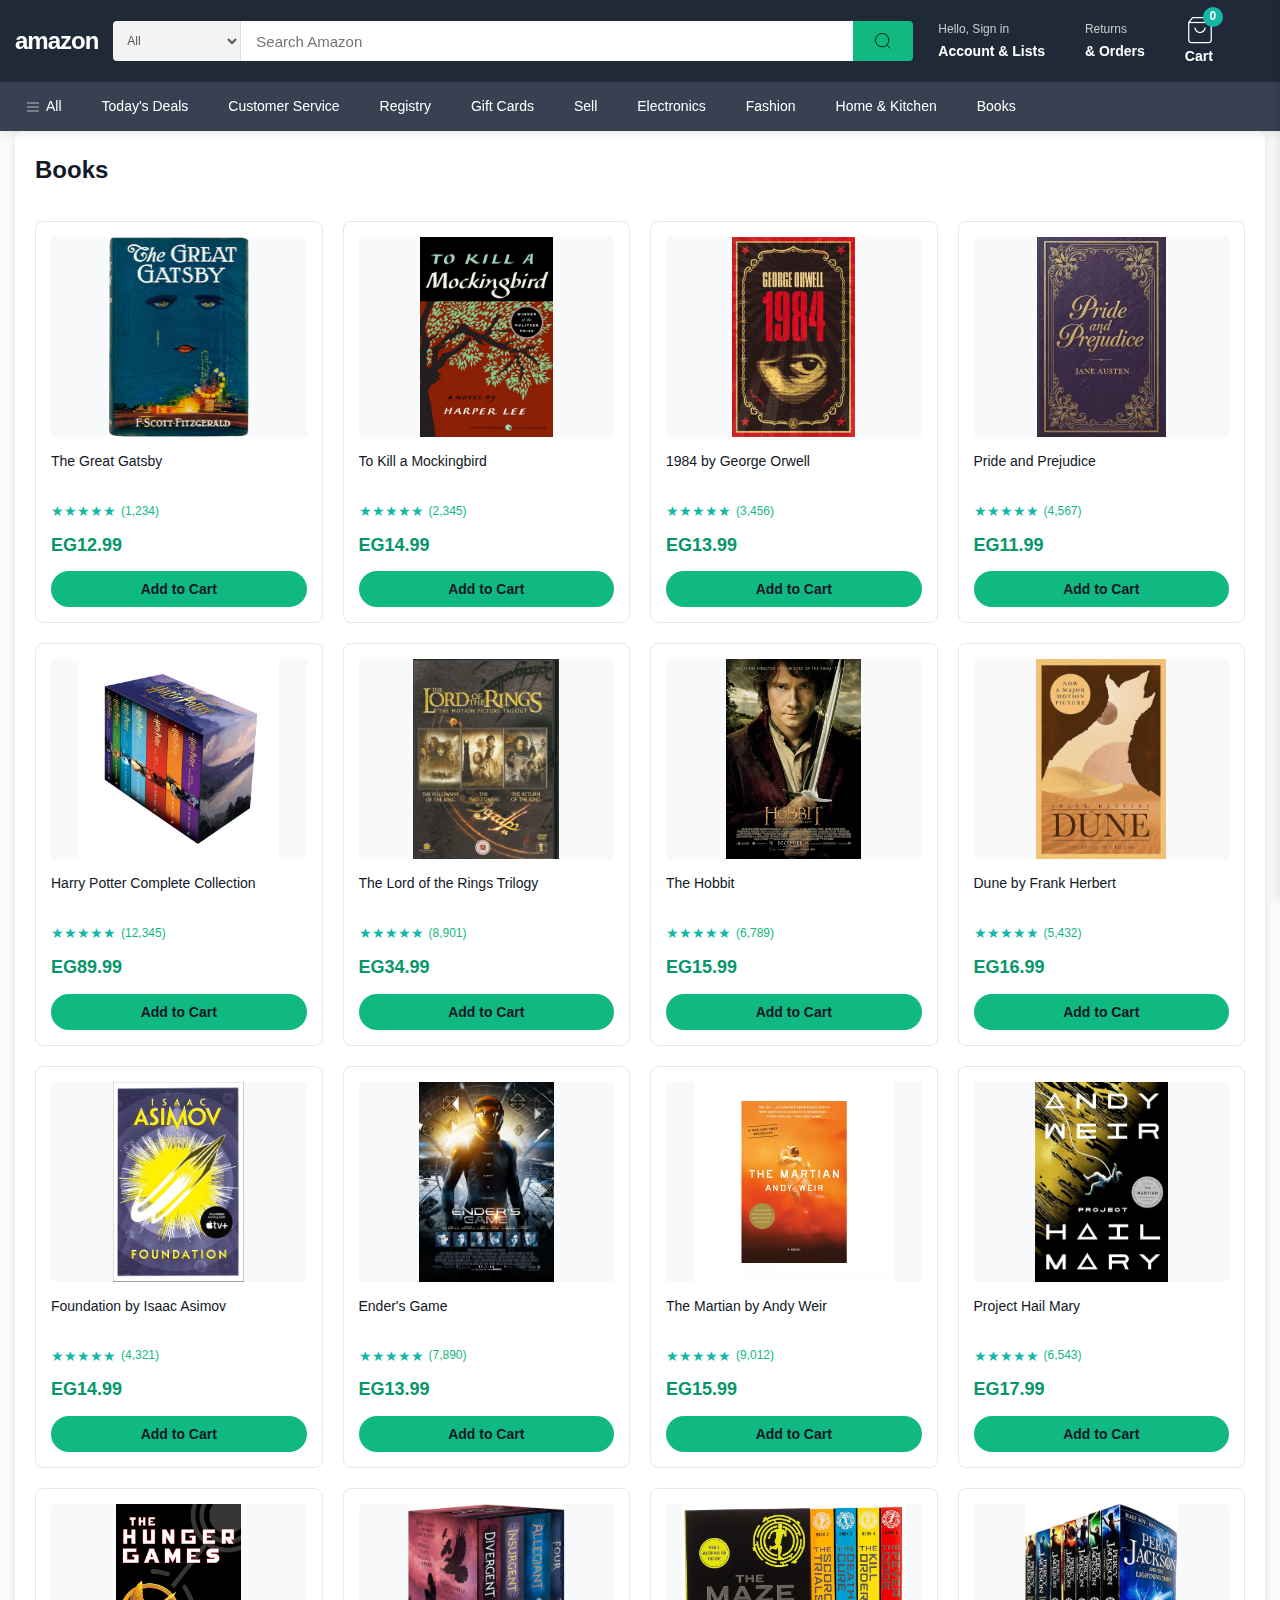
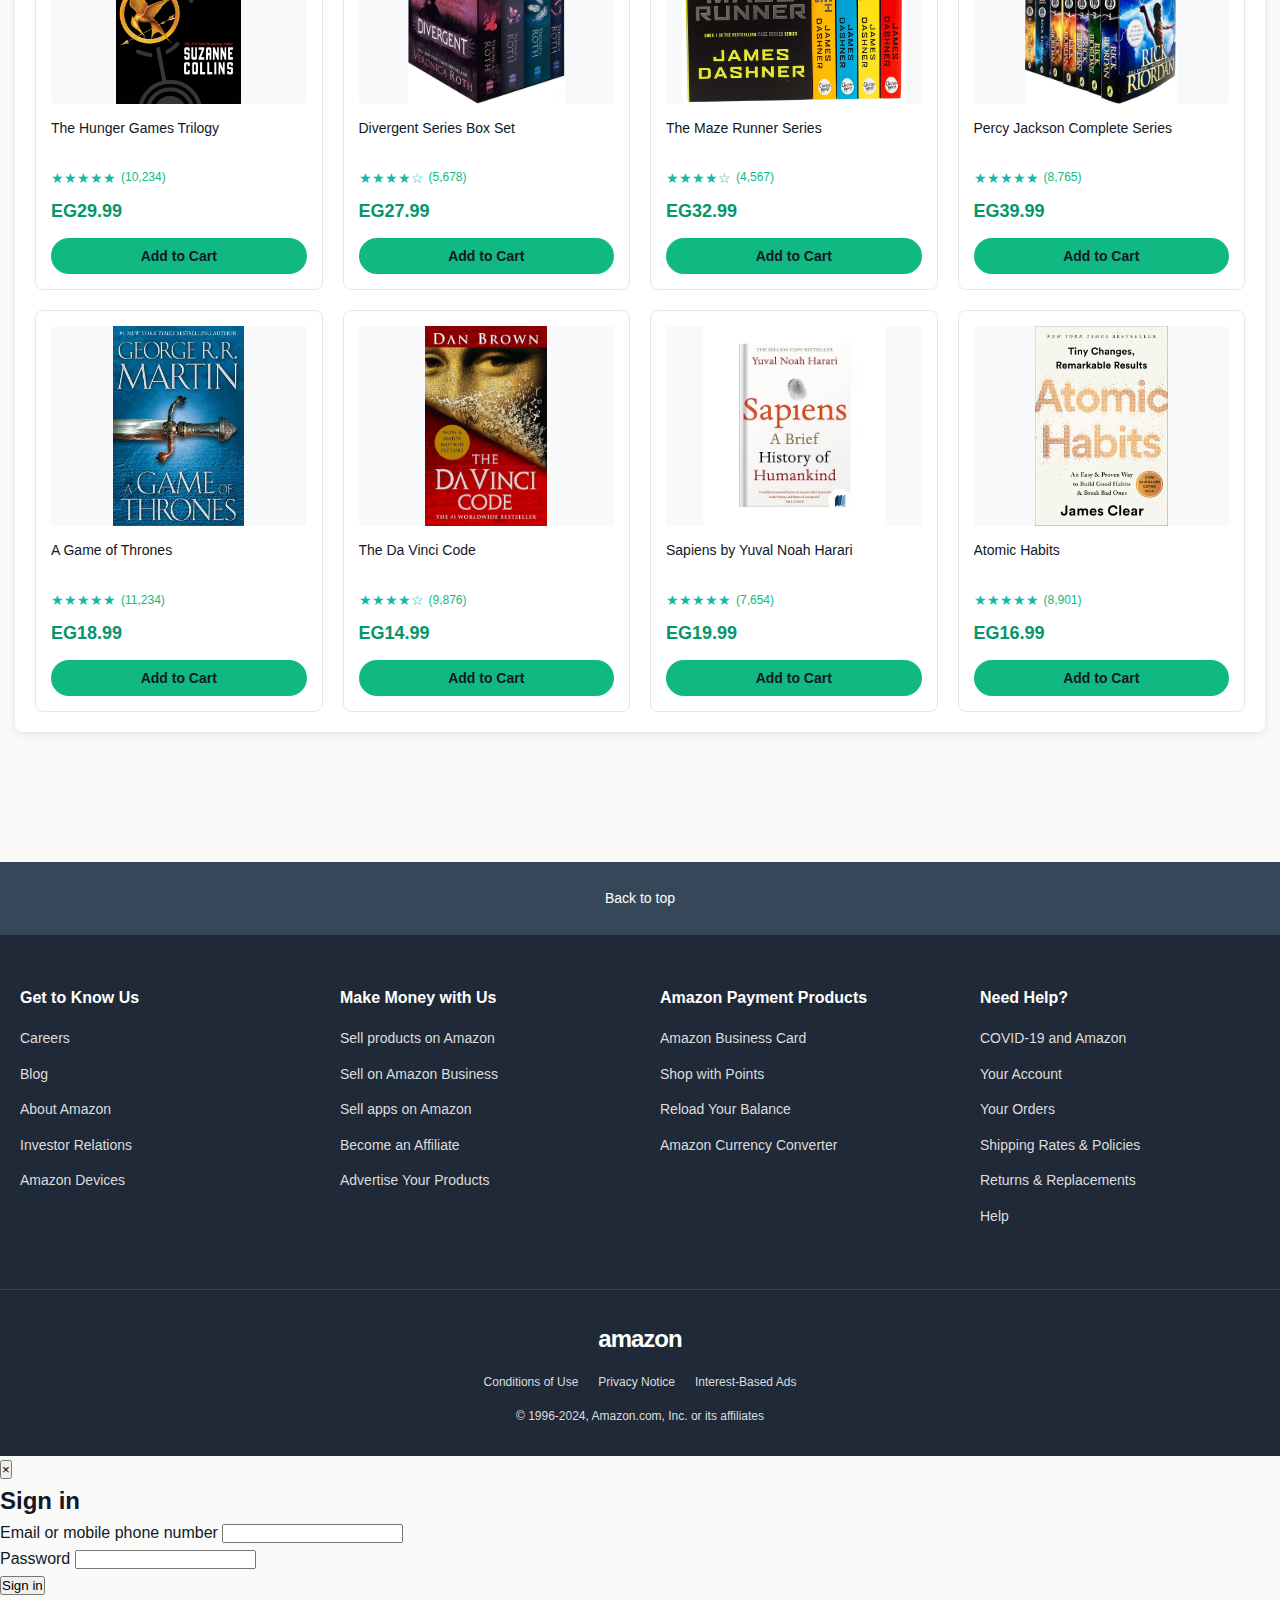
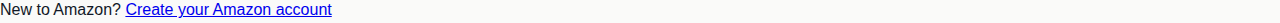
<file: books.html>
<!DOCTYPE html>
<html lang="en">
<head>
    <meta charset="UTF-8">
    <meta name="viewport" content="width=device-width, initial-scale=1.0">
    <title>Books - Amazon Clone</title>
    <link rel="stylesheet" href="styles.css">
    <script src="app.js" defer></script>
</head>
<body>
    <!-- Header -->
    <header class="header">
        <div class="header-top">
            <div class="logo" onclick="window.location.href='index.html'">
                <span class="logo-text">amazon</span>
            </div>
            <div class="search-container">
                <select class="search-category">
                    <option>All</option>
                    <option>Electronics</option>
                    <option>Fashion</option>
                    <option>Home & Kitchen</option>
                    <option>Books</option>
                </select>
                <input type="text" class="search-input" id="searchInput" placeholder="Search Amazon">
                <button class="search-btn" id="searchBtn">
                    <svg width="20" height="20" viewBox="0 0 24 24" fill="none" stroke="currentColor">
                        <circle cx="11" cy="11" r="8"></circle>
                        <path d="m21 21-4.35-4.35"></path>
                    </svg>
                </button>
            </div>
            <div class="header-right">
                <div class="header-item" id="signInHeaderItem">
<span class="header-line-1">Hello, Sign in</span>
                    <span class="header-line-2">Account & Lists</span>
                </div>
                <div class="header-item" id="ordersHeaderItem">
<span class="header-line-1">Returns</span>
                    <span class="header-line-2">& Orders</span>
                </div>
                <div class="header-item cart" onclick="openCart()">
                    <div class="cart-icon">
                        <svg width="30" height="30" viewBox="0 0 24 24" fill="none" stroke="currentColor">
                            <path d="M6 2L3 6v14a2 2 0 0 0 2 2h14a2 2 0 0 0 2-2V6l-3-4z"></path>
                            <line x1="3" y1="6" x2="21" y2="6"></line>
                            <path d="M16 10a4 4 0 0 1-8 0"></path>
                        </svg>
                        <span class="cart-count" id="cartCount">0</span>
                    </div>
                    <span class="header-line-2">Cart</span>
                </div>
            </div>
        </div>
        <nav class="nav-menu">
            <a href="index.html" class="nav-link">
                <svg width="16" height="16" viewBox="0 0 24 24" fill="none" stroke="currentColor">
                    <line x1="3" y1="12" x2="21" y2="12"></line>
                    <line x1="3" y1="6" x2="21" y2="6"></line>
                    <line x1="3" y1="18" x2="21" y2="18"></line>
                </svg>
                All
            </a>
            <a href="deals.html" class="nav-link">Today's Deals</a>
            <a href="customer-service.html" class="nav-link">Customer Service</a>
            <a href="registry.html" class="nav-link">Registry</a>
            <a href="gift-cards.html" class="nav-link">Gift Cards</a>
            <a href="sell.html" class="nav-link">Sell</a>
            <a href="electronics.html" class="nav-link">Electronics</a>
            <a href="fashion.html" class="nav-link">Fashion</a>
            <a href="home-kitchen.html" class="nav-link">Home & Kitchen</a>
            <a href="books.html" class="nav-link">Books</a>
        </nav>
    </header>

    <!-- Main Content -->
    <main class="main-content">
        <section class="product-section">
            <div class="section-header">
                <h2>Books</h2>
            </div>
            <div class="product-grid" id="productGrid">
                <!-- Products will be rendered here -->
            </div>
        </section>
    </main>

    <!-- Footer -->
    <footer class="footer">
        <div class="footer-top">
            <a href="#" class="back-to-top">Back to top</a>
        </div>
        <div class="footer-content">
            <div class="footer-column">
                <h3>Get to Know Us</h3>
                <ul>
                    <li><a href="#">Careers</a></li>
                    <li><a href="#">Blog</a></li>
                    <li><a href="#">About Amazon</a></li>
                    <li><a href="#">Investor Relations</a></li>
                    <li><a href="#">Amazon Devices</a></li>
                </ul>
            </div>
            <div class="footer-column">
                <h3>Make Money with Us</h3>
                <ul>
                    <li><a href="#">Sell products on Amazon</a></li>
                    <li><a href="#">Sell on Amazon Business</a></li>
                    <li><a href="#">Sell apps on Amazon</a></li>
                    <li><a href="#">Become an Affiliate</a></li>
                    <li><a href="#">Advertise Your Products</a></li>
                </ul>
            </div>
            <div class="footer-column">
                <h3>Amazon Payment Products</h3>
                <ul>
                    <li><a href="#">Amazon Business Card</a></li>
                    <li><a href="#">Shop with Points</a></li>
                    <li><a href="#">Reload Your Balance</a></li>
                    <li><a href="#">Amazon Currency Converter</a></li>
                </ul>
            </div>
            <div class="footer-column">
                <h3>Need Help?</h3>
                <ul>
                    <li><a href="#">COVID-19 and Amazon</a></li>
                    <li><a href="#">Your Account</a></li>
                    <li><a href="#">Your Orders</a></li>
                    <li><a href="#">Shipping Rates & Policies</a></li>
                    <li><a href="#">Returns & Replacements</a></li>
                    <li><a href="#">Help</a></li>
                </ul>
            </div>
        </div>
        <div class="footer-bottom">
            <div class="footer-logo">
                <span class="logo-text">amazon</span>
            </div>
            <div class="footer-links">
                <a href="#">Conditions of Use</a>
                <a href="#">Privacy Notice</a>
                <a href="#">Interest-Based Ads</a>
            </div>
            <div class="copyright">
                <p>&copy; 1996-2024, Amazon.com, Inc. or its affiliates</p>
            </div>
        </div>
    </footer>

    <!-- Shopping Cart Sidebar -->
    <div class="cart-sidebar" id="cartSidebar">
        <div class="cart-sidebar-header">
            <h2>Shopping Cart</h2>
            <button class="close-cart" id="closeCart">&times;</button>
        </div>
        <div class="cart-items" id="cartItems">
            <div class="empty-cart">
                <p>Your cart is empty</p>
                <button class="continue-shopping-btn" onclick="closeCart()">Continue Shopping</button>
            </div>
        </div>
        <div class="cart-footer" id="cartFooter" style="display: none;">
            <div class="cart-total">
                <div class="subtotal">
                    <span>Subtotal:</span>
                    <span id="cartSubtotal">EG0.00</span>
                </div>
                <div class="tax">
                    <span>Tax (14%):</span>
                    <span id="cartTax">EG0.00</span>
                </div>
                <div class="total">
                    <span>Total:</span>
                    <span id="cartTotal">EG0.00</span>
                </div>
            </div>
            <button class="checkout-btn" id="checkoutBtn">Proceed to Checkout</button>
        </div>
    </div>
    <div class="cart-overlay" id="cartOverlay"></div>

    <!-- Product Detail Modal -->
    <div class="product-modal" id="productModal">
        <div class="modal-content">
            <button class="close-modal" id="closeModal">&times;</button>
            <div class="modal-body" id="modalBody">
                <!-- Product details will be inserted here -->
            </div>
        </div>
        <div class="modal-overlay" id="modalOverlay"></div>
    </div>

    <!-- Checkout Modal -->
    <div class="checkout-modal" id="checkoutModal">
        <div class="checkout-content">
            <button class="close-checkout" id="closeCheckout">&times;</button>
            <h2>Checkout</h2>
            <div class="checkout-form">
                <div class="form-section">
                    <h3>Shipping Information</h3>
                    <input type="text" id="fullName" placeholder="Full Name" required>
                    <input type="email" id="email" placeholder="Email Address" required>
                    <input type="tel" id="phone" placeholder="Phone Number" required>
                    <input type="text" id="address" placeholder="Street Address" required>
                    <div class="form-row">
                        <input type="text" id="city" placeholder="City" required>
                        <input type="text" id="zipCode" placeholder="ZIP Code" required>
                    </div>
                    <select id="country" required>
                        <option value="">Select Country</option>
                        <option value="EG">Egypt</option>
                        <option value="US">United States</option>
                        <option value="UK">United Kingdom</option>
                    </select>
                </div>
                <div class="form-section">
                    <h3>Payment Information</h3>
                    <input type="text" id="cardNumber" placeholder="Card Number" maxlength="19" required>
                    <div class="form-row">
                        <input type="text" id="expiryDate" placeholder="MM/YY" maxlength="5" required>
                        <input type="text" id="cvv" placeholder="CVV" maxlength="3" required>
                    </div>
                </div>
                <div class="order-summary">
                    <h3>Order Summary</h3>
                    <div id="checkoutItems"></div>
                    <div class="summary-total">
                        <div class="summary-row">
                            <span>Subtotal:</span>
                            <span id="checkoutSubtotal">EG0.00</span>
                        </div>
                        <div class="summary-row">
                            <span>Tax (14%):</span>
                            <span id="checkoutTax">EG0.00</span>
                        </div>
                        <div class="summary-row total-row">
                            <span>Total:</span>
                            <span id="checkoutTotal">EG0.00</span>
                        </div>
                    </div>
                </div>
                <button class="place-order-btn" id="placeOrderBtn">Place Order</button>
            </div>
        </div>
        <div class="checkout-overlay" id="checkoutOverlay"></div>
    </div>

    <!-- Order Success Modal -->
    <div class="success-modal" id="successModal">
        <div class="success-content">
            <div class="success-icon">✓</div>
            <h2>Order Placed Successfully!</h2>
            <p>Thank you for your purchase. Your order confirmation has been sent to your email.</p>
            <p class="order-id">Order ID: <span id="orderId"></span></p>
            <button class="continue-shopping-btn" onclick="closeSuccessModal()">Continue Shopping</button>
        </div>
    </div>

    <!-- Sign In Modal -->
    <div class="signin-modal" id="signInModal">
        <div class="signin-content">
            <button class="close-signin" id="closeSignIn">&times;</button>
            <div class="signin-header">
                <h2>Sign in</h2>
            </div>
            <div id="signInTab">
                <form id="signInForm" class="signin-form">
                    <div class="form-group">
                        <label for="signInEmail">Email or mobile phone number</label>
                        <input type="email" id="signInEmail" required>
                    </div>
                    <div class="form-group">
                        <label for="signInPassword">Password</label>
                        <input type="password" id="signInPassword" required>
                    </div>
                    <button type="submit" class="signin-btn">Sign in</button>
                </form>
                <div class="signin-footer">
                    <p>New to Amazon? <a href="#" id="switchToCreate">Create your Amazon account</a></p>
                </div>
            </div>
            <div id="createAccountTab" style="display: none;">
                <form id="createAccountForm" class="signin-form">
                    <div class="form-group">
                        <label for="createName">Your name</label>
                        <input type="text" id="createName" required>
                    </div>
                    <div class="form-group">
                        <label for="createEmail">Email</label>
                        <input type="email" id="createEmail" required>
                    </div>
                    <div class="form-group">
                        <label for="createPassword">Password</label>
                        <input type="password" id="createPassword" placeholder="At least 6 characters" minlength="6" required>
                    </div>
                    <button type="submit" class="signin-btn">Create account</button>
                </form>
                <div class="signin-footer">
                    <p>Already have an account? <a href="#" id="switchToSignIn">Sign in</a></p>
                </div>
            </div>
        </div>
        <div class="signin-overlay" id="signInOverlay"></div>
    </div>

    <script>
        document.addEventListener('DOMContentLoaded', function() {
            renderProductsByCategory('Books', 'productGrid');
        });
    </script>


</body>
</html>
</file>
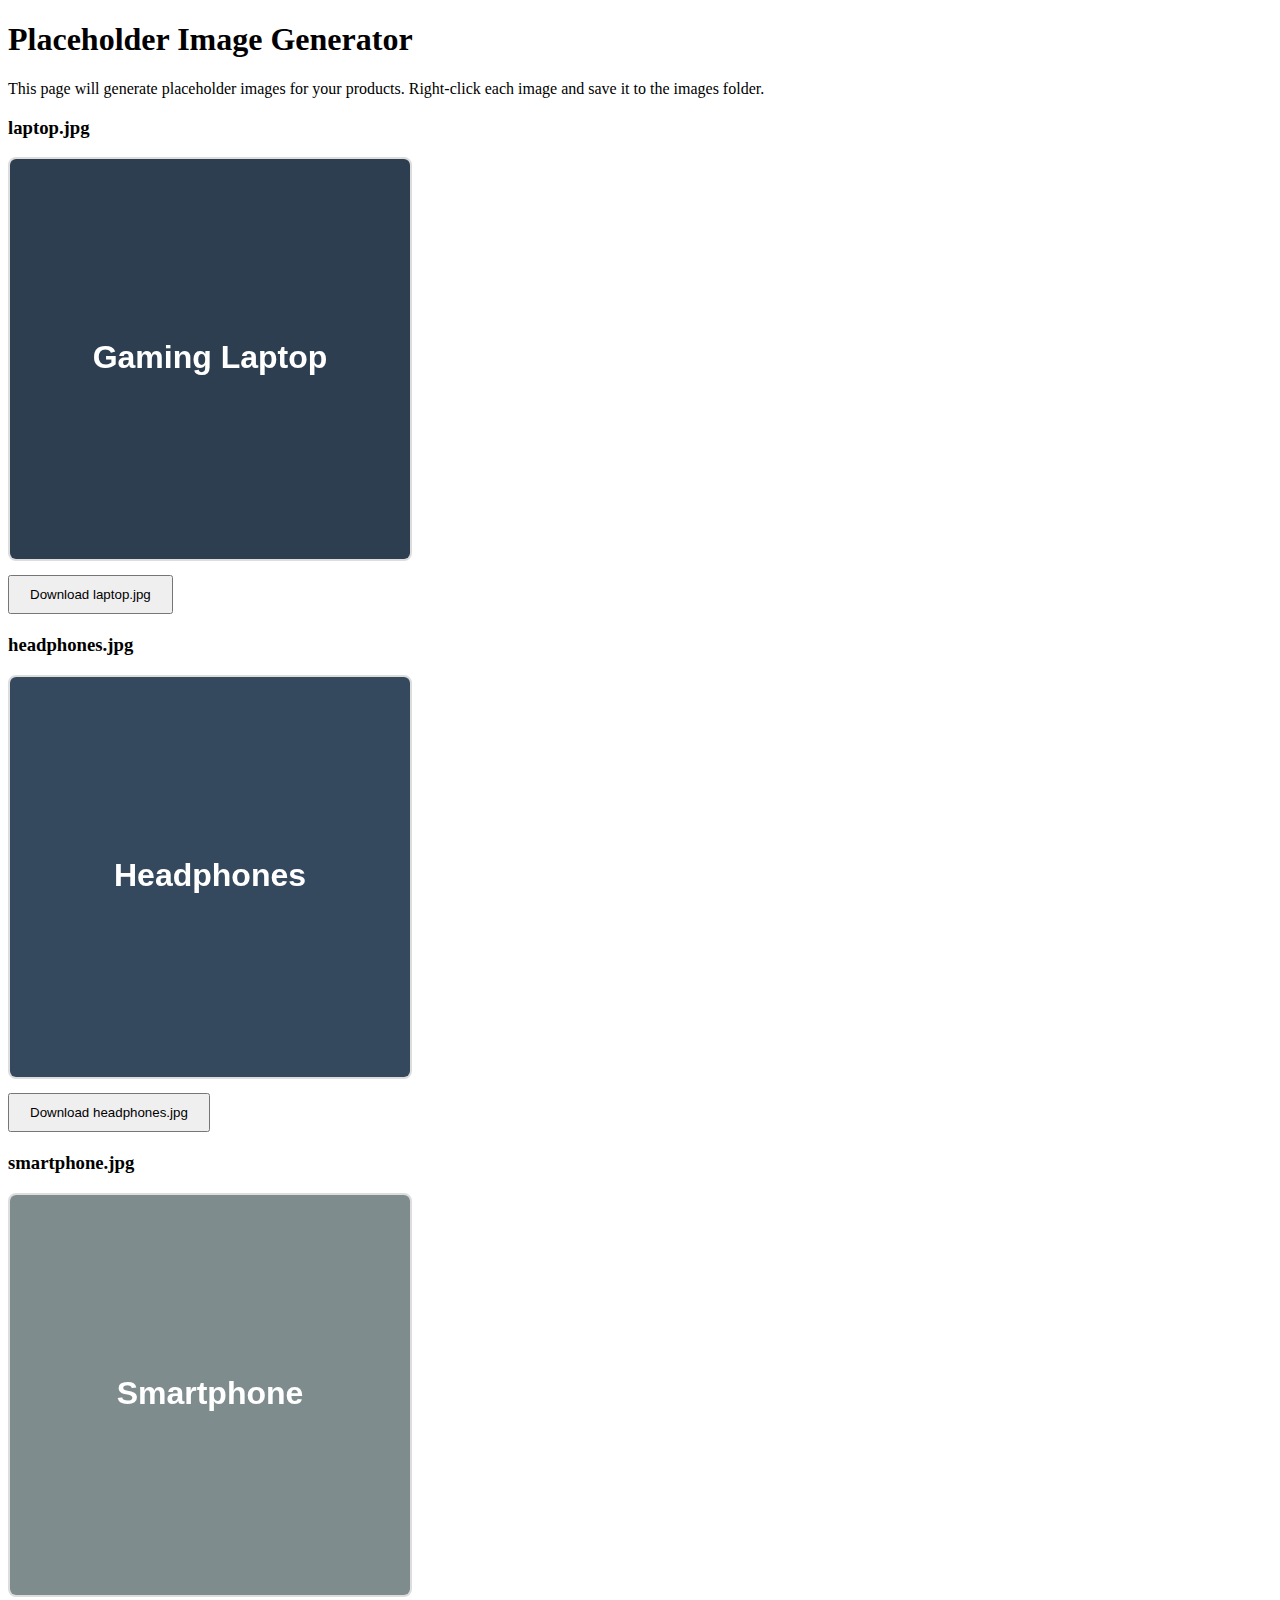
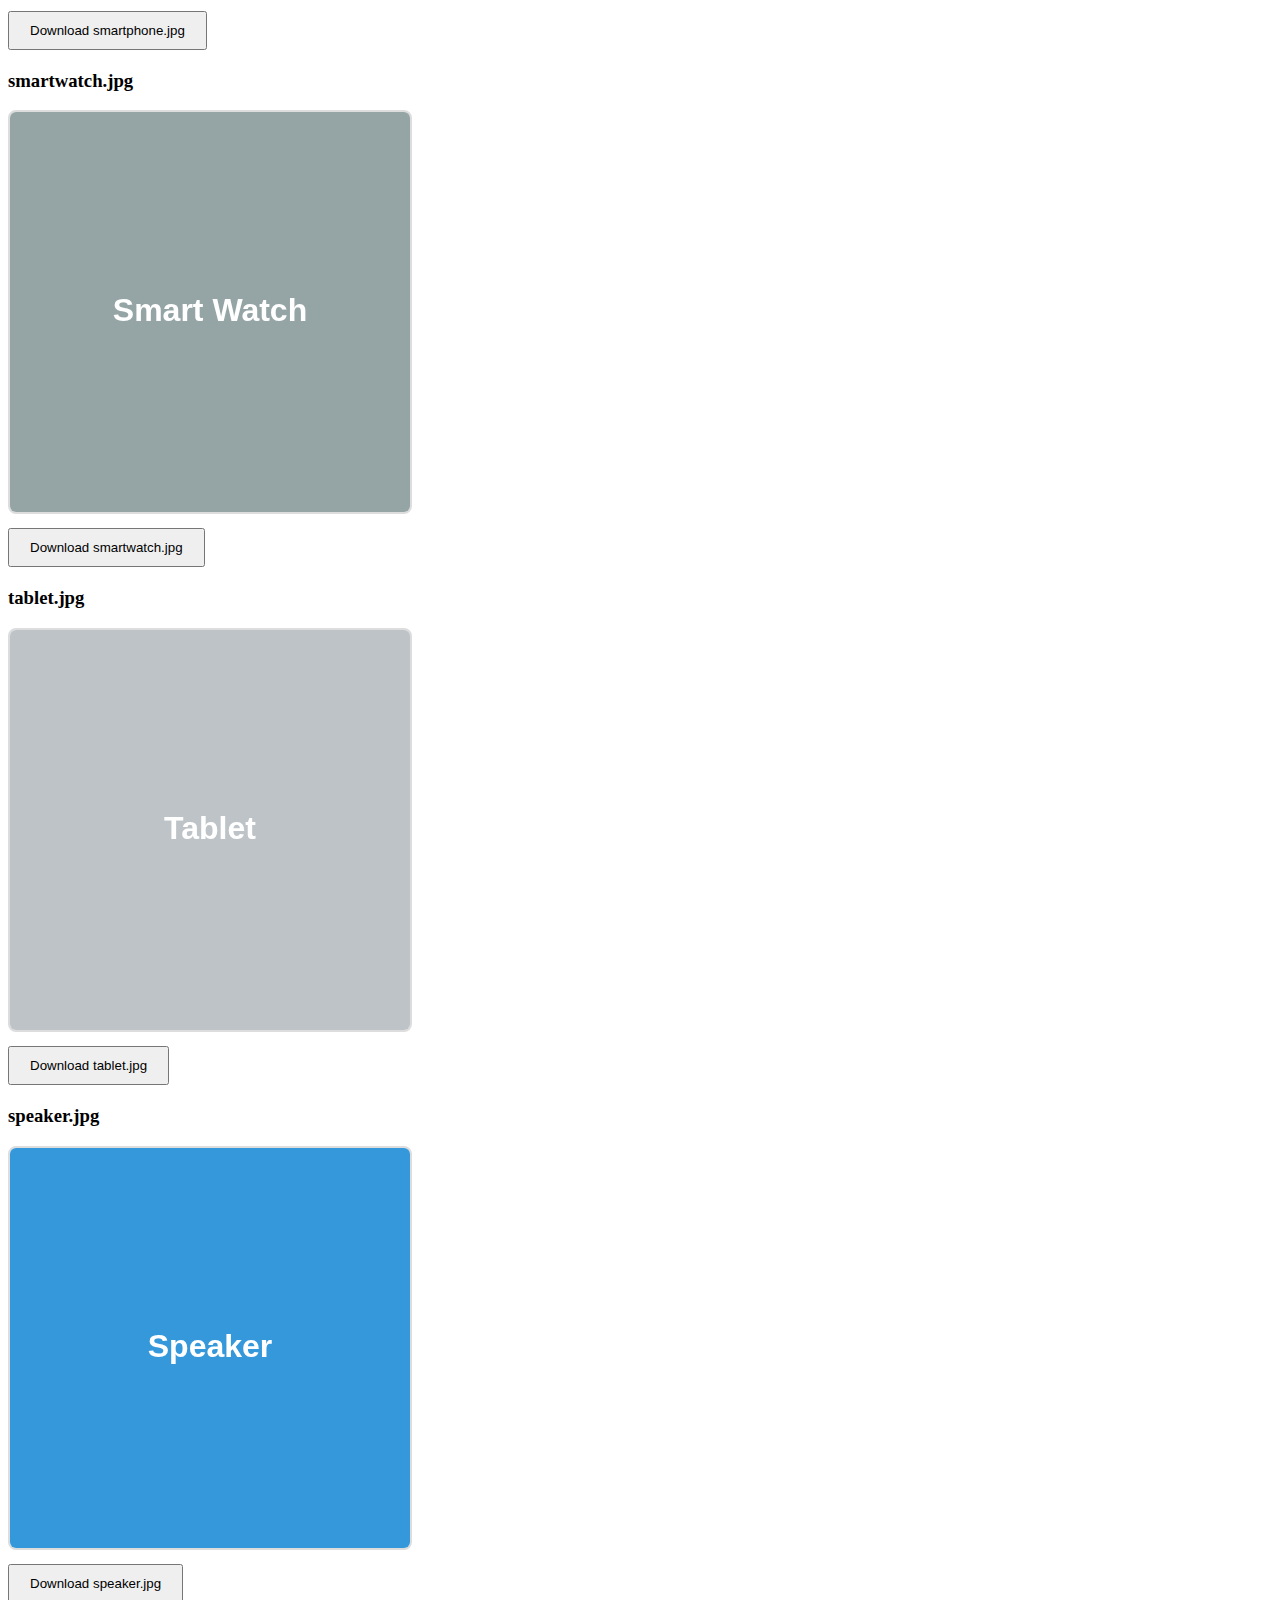
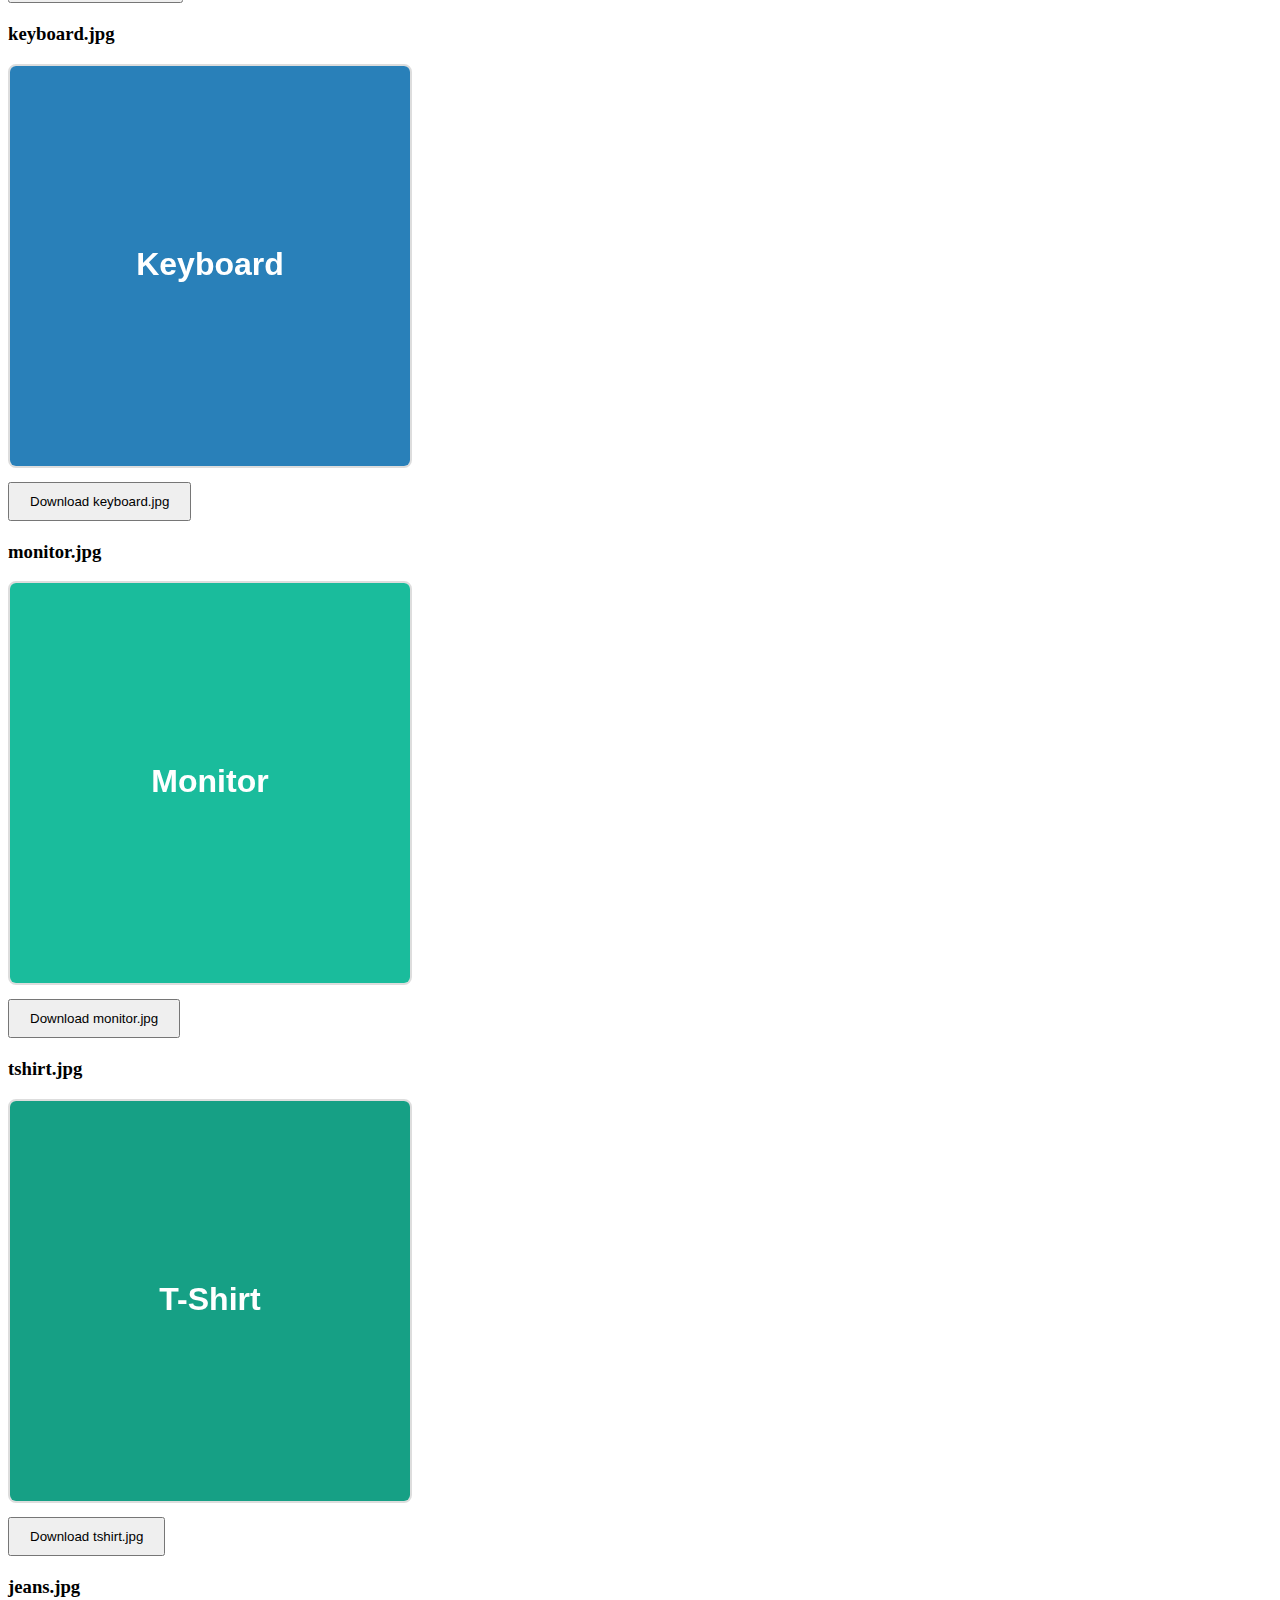
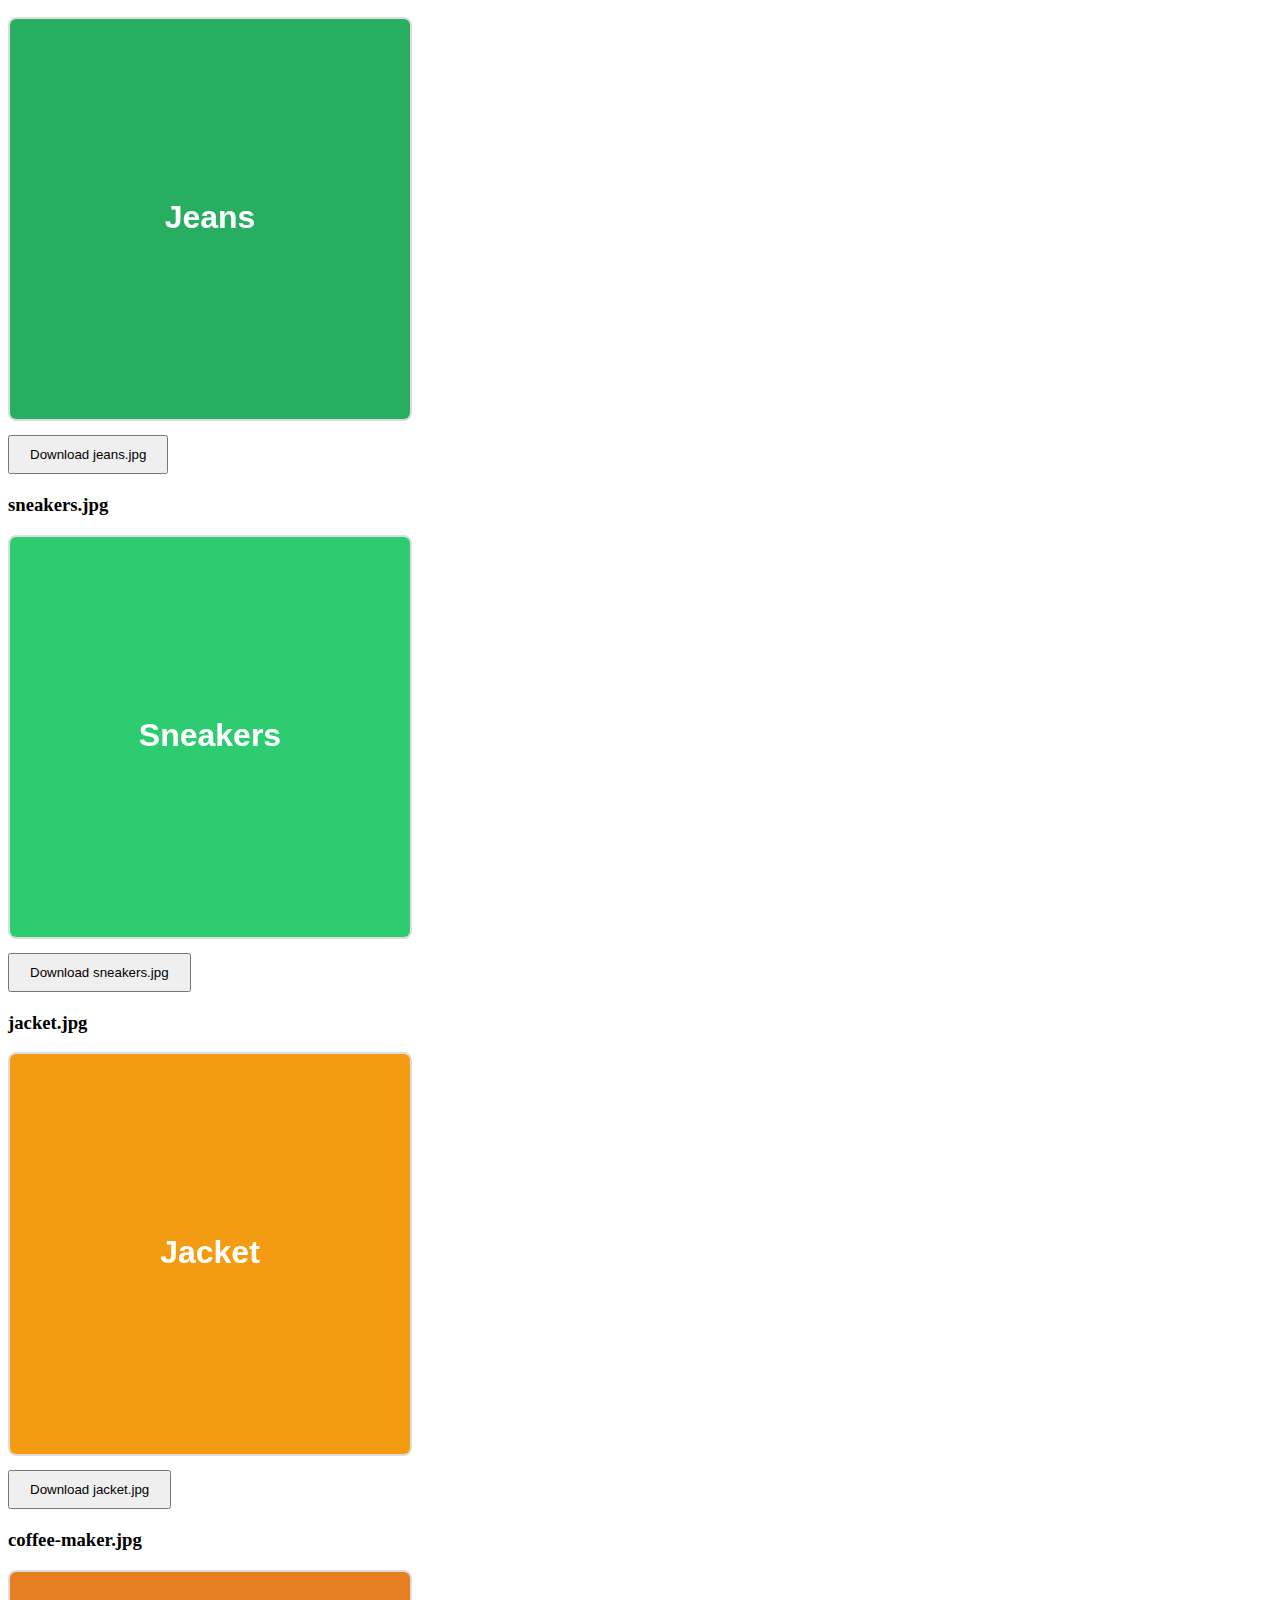
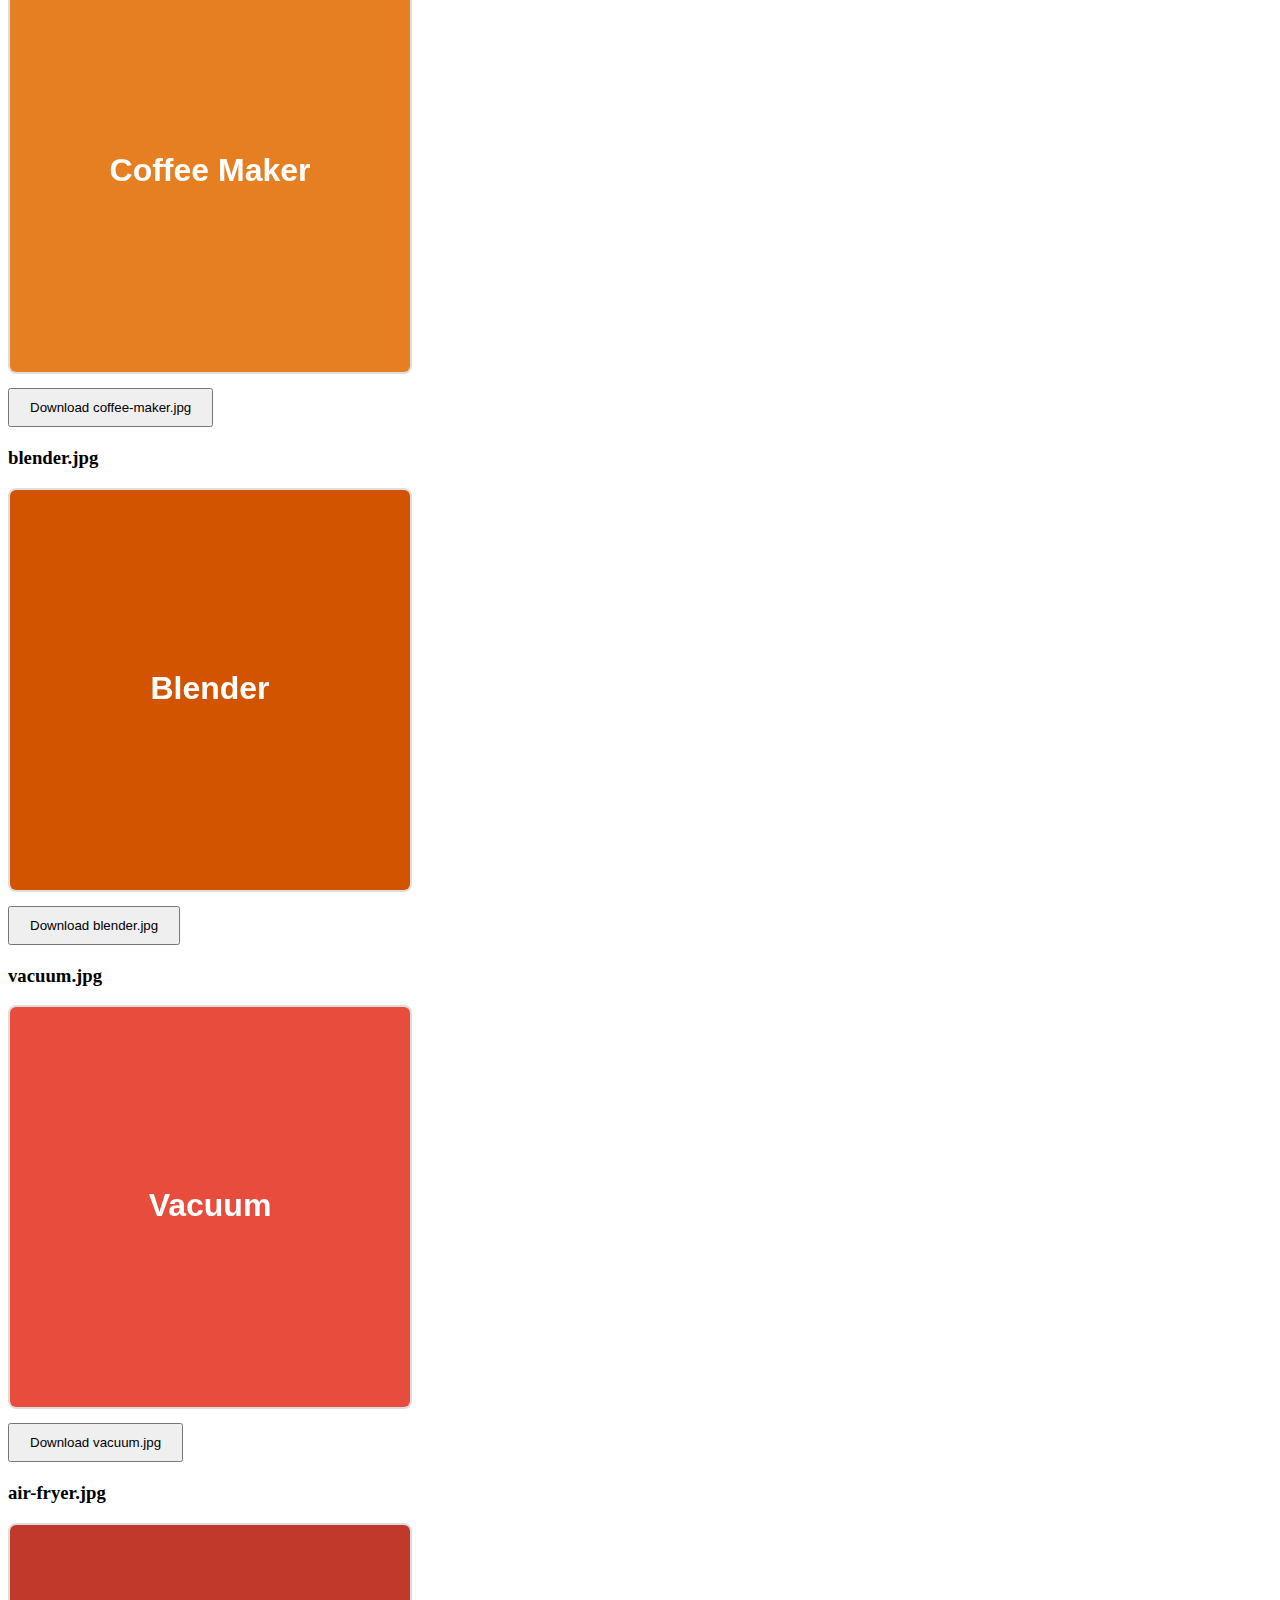
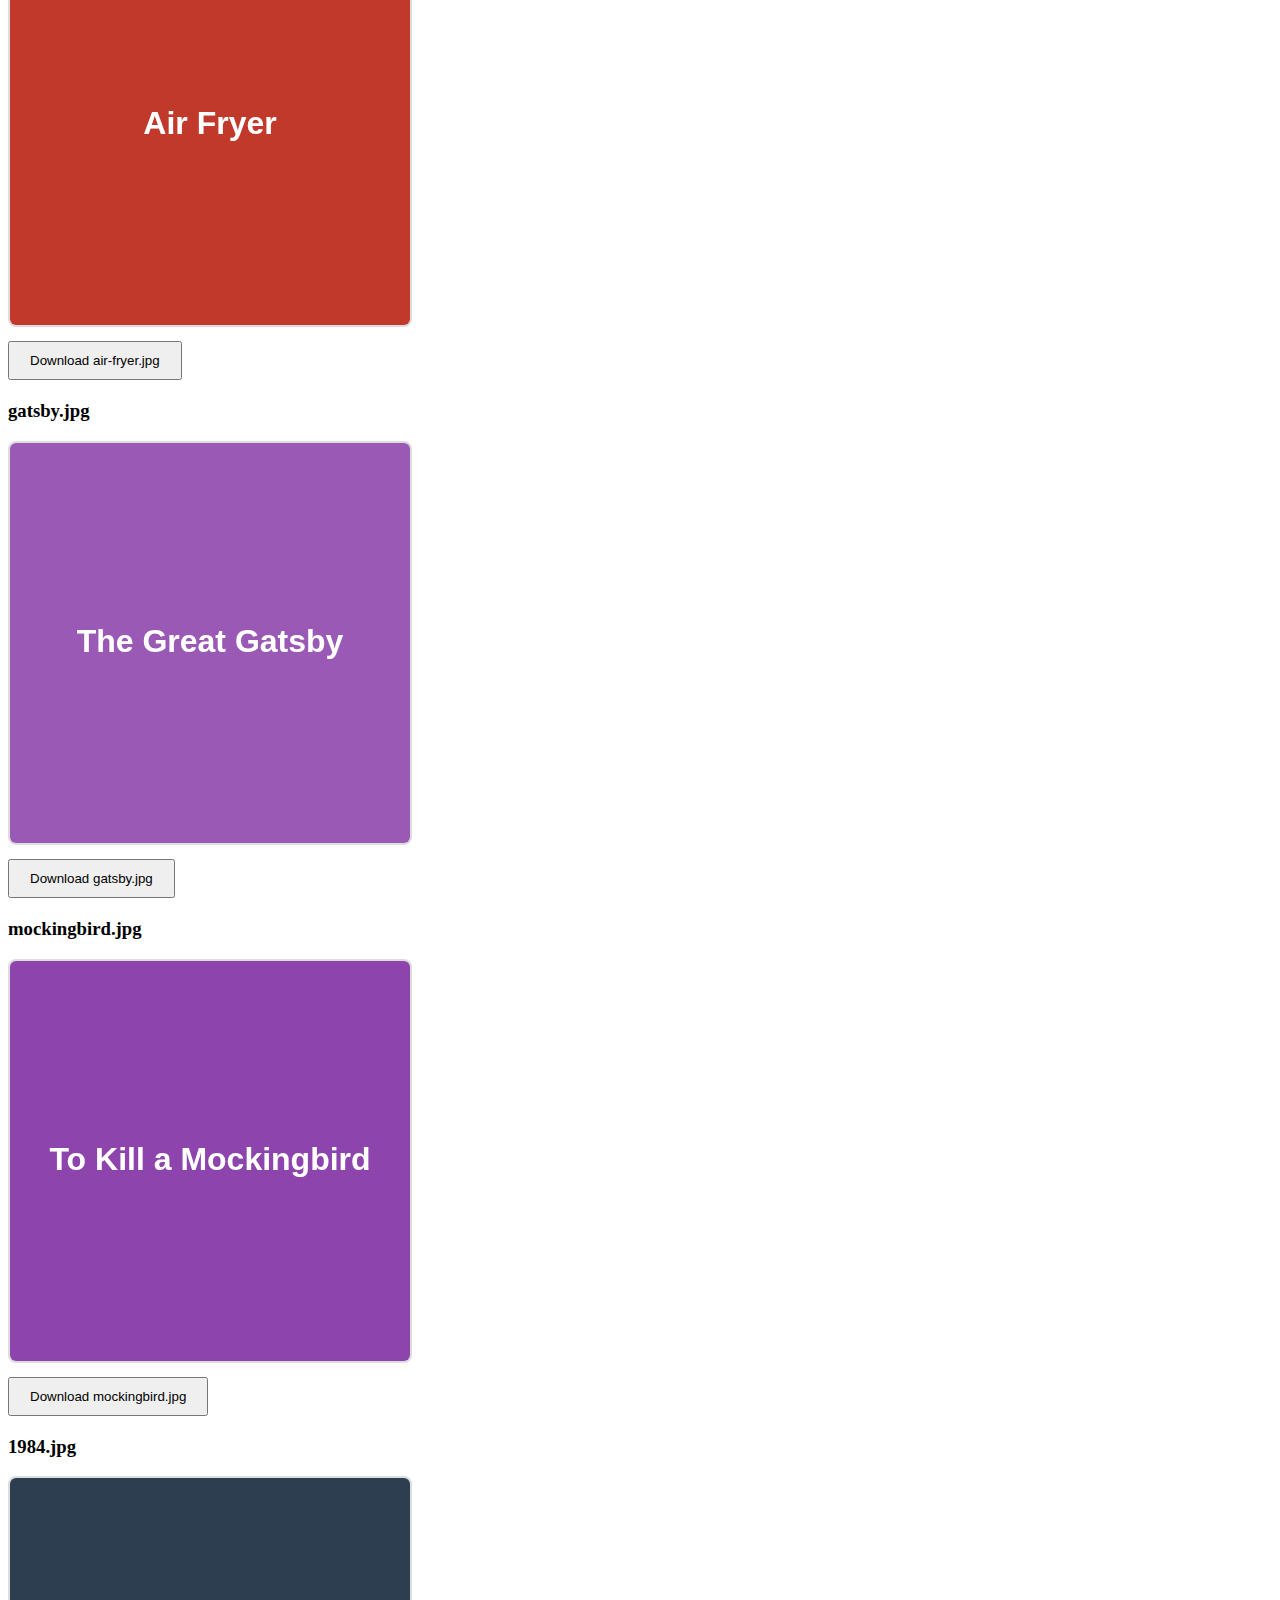
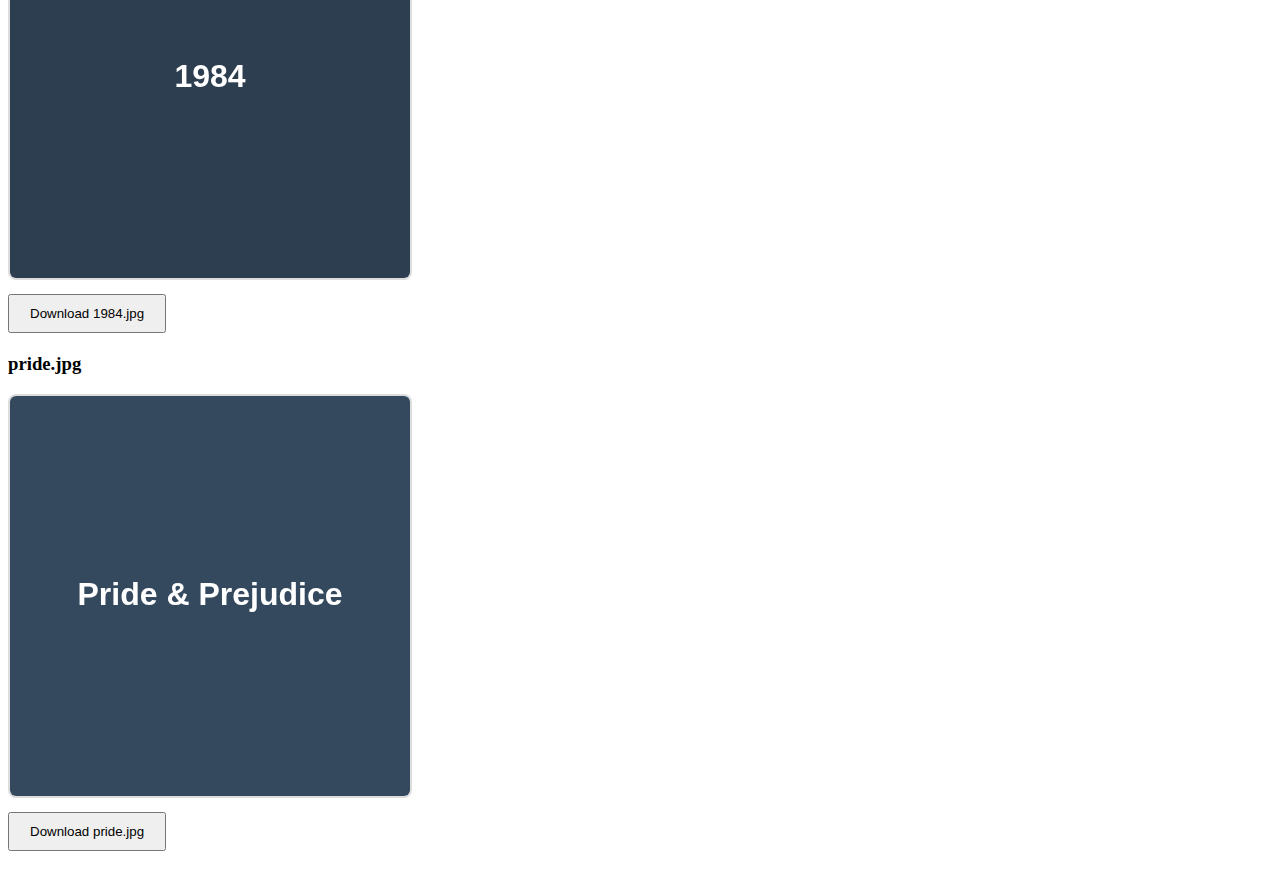
<file: create-placeholder-images.html>
<!DOCTYPE html>
<html lang="en">
<head>
    <meta charset="UTF-8">
    <meta name="viewport" content="width=device-width, initial-scale=1.0">
    <title>Generate Placeholder Images</title>
</head>
<body>
    <h1>Placeholder Image Generator</h1>
    <p>This page will generate placeholder images for your products. Right-click each image and save it to the images folder.</p>
    <div id="images"></div>
    
    <script>
        const imageData = [
            { name: 'laptop.jpg', text: 'Gaming Laptop', color: '#2c3e50' },
            { name: 'headphones.jpg', text: 'Headphones', color: '#34495e' },
            { name: 'smartphone.jpg', text: 'Smartphone', color: '#7f8c8d' },
            { name: 'smartwatch.jpg', text: 'Smart Watch', color: '#95a5a6' },
            { name: 'tablet.jpg', text: 'Tablet', color: '#bdc3c7' },
            { name: 'speaker.jpg', text: 'Speaker', color: '#3498db' },
            { name: 'keyboard.jpg', text: 'Keyboard', color: '#2980b9' },
            { name: 'monitor.jpg', text: 'Monitor', color: '#1abc9c' },
            { name: 'tshirt.jpg', text: 'T-Shirt', color: '#16a085' },
            { name: 'jeans.jpg', text: 'Jeans', color: '#27ae60' },
            { name: 'sneakers.jpg', text: 'Sneakers', color: '#2ecc71' },
            { name: 'jacket.jpg', text: 'Jacket', color: '#f39c12' },
            { name: 'coffee-maker.jpg', text: 'Coffee Maker', color: '#e67e22' },
            { name: 'blender.jpg', text: 'Blender', color: '#d35400' },
            { name: 'vacuum.jpg', text: 'Vacuum', color: '#e74c3c' },
            { name: 'air-fryer.jpg', text: 'Air Fryer', color: '#c0392b' },
            { name: 'gatsby.jpg', text: 'The Great Gatsby', color: '#9b59b6' },
            { name: 'mockingbird.jpg', text: 'To Kill a Mockingbird', color: '#8e44ad' },
            { name: '1984.jpg', text: '1984', color: '#2c3e50' },
            { name: 'pride.jpg', text: 'Pride & Prejudice', color: '#34495e' }
        ];
        
        const container = document.getElementById('images');
        
        imageData.forEach(img => {
            const canvas = document.createElement('canvas');
            canvas.width = 400;
            canvas.height = 400;
            const ctx = canvas.getContext('2d');
            
            // Background
            ctx.fillStyle = img.color;
            ctx.fillRect(0, 0, 400, 400);
            
            // Text
            ctx.fillStyle = 'white';
            ctx.font = 'bold 32px Arial';
            ctx.textAlign = 'center';
            ctx.textBaseline = 'middle';
            ctx.fillText(img.text, 200, 200);
            
            const div = document.createElement('div');
            div.style.marginBottom = '20px';
            div.innerHTML = `<h3>${img.name}</h3>`;
            
            const imgEl = document.createElement('img');
            imgEl.src = canvas.toDataURL();
            imgEl.style.border = '2px solid #ddd';
            imgEl.style.borderRadius = '8px';
            
            const downloadBtn = document.createElement('button');
            downloadBtn.textContent = 'Download ' + img.name;
            downloadBtn.style.display = 'block';
            downloadBtn.style.marginTop = '10px';
            downloadBtn.style.padding = '10px 20px';
            downloadBtn.style.cursor = 'pointer';
            downloadBtn.onclick = () => {
                const link = document.createElement('a');
                link.download = img.name;
                link.href = canvas.toDataURL();
                link.click();
            };
            
            div.appendChild(imgEl);
            div.appendChild(downloadBtn);
            container.appendChild(div);
        });
    </script>
</body>
</html>
</file>
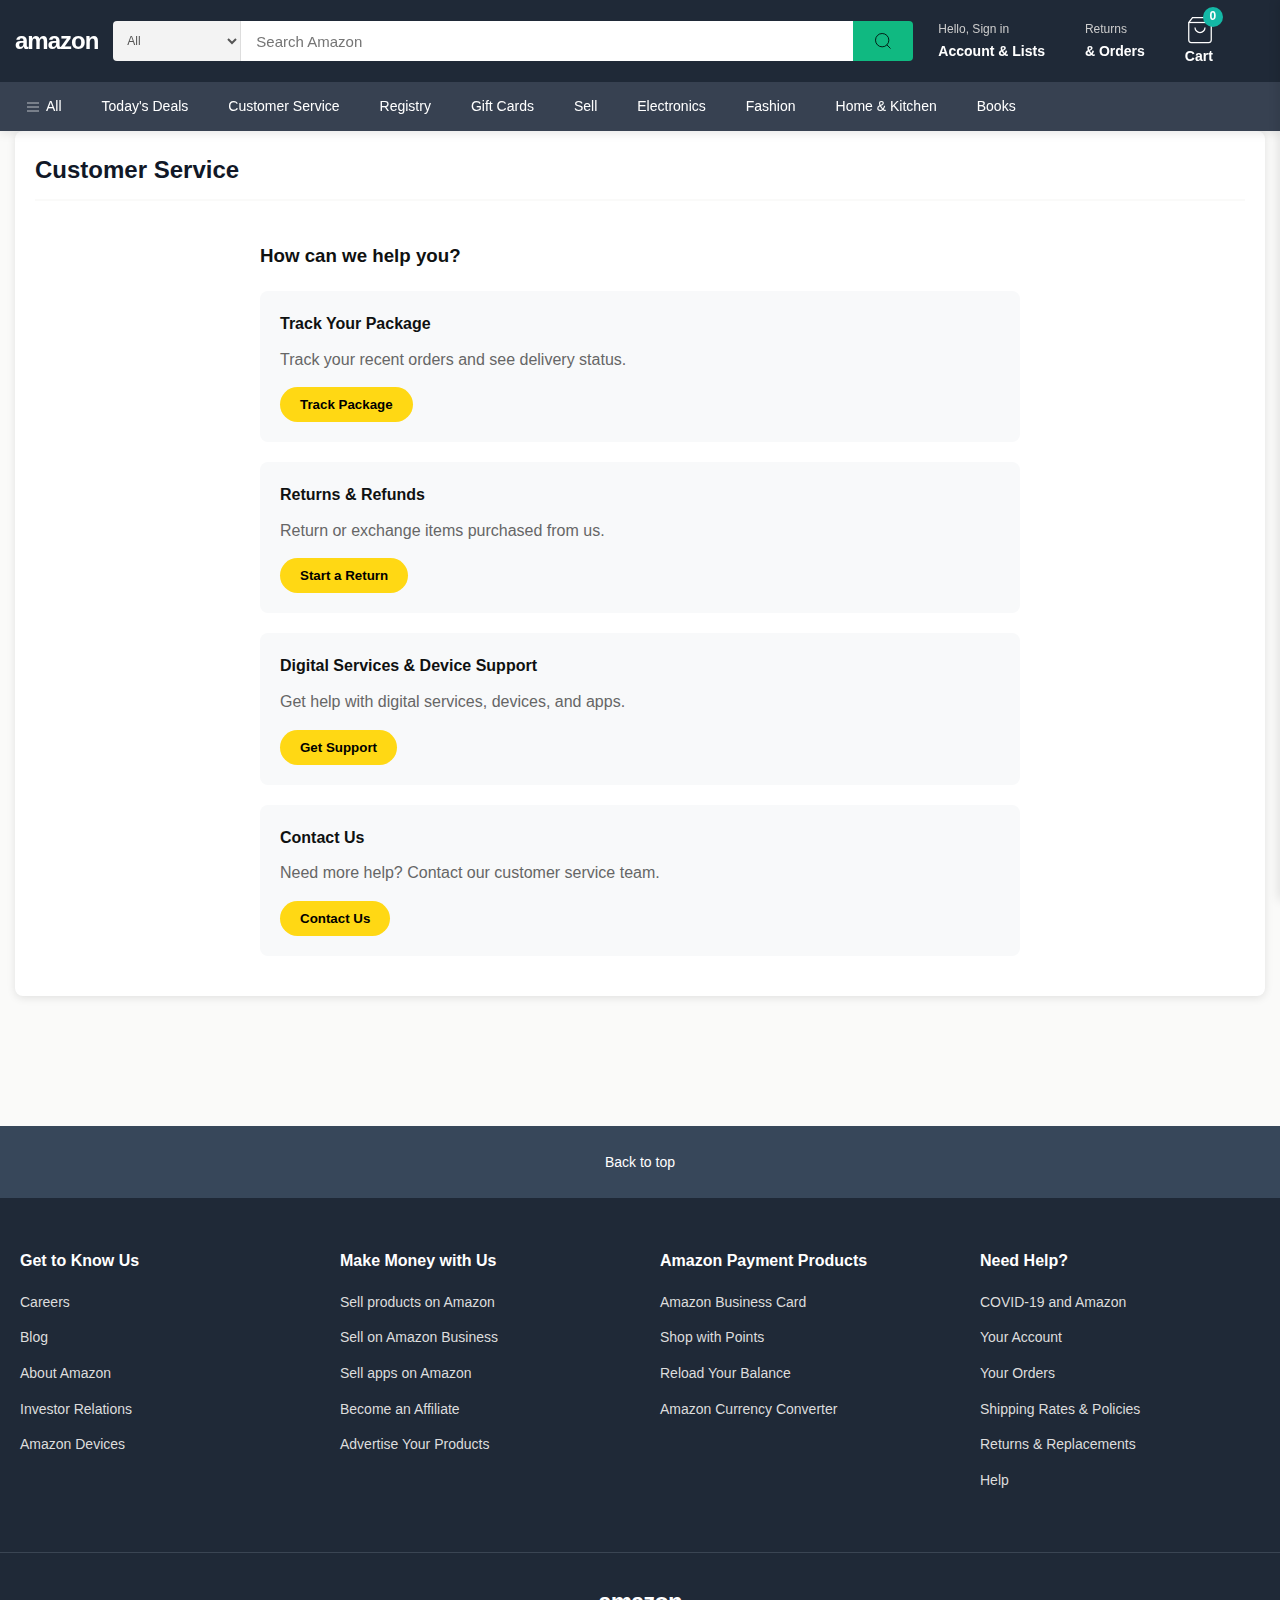
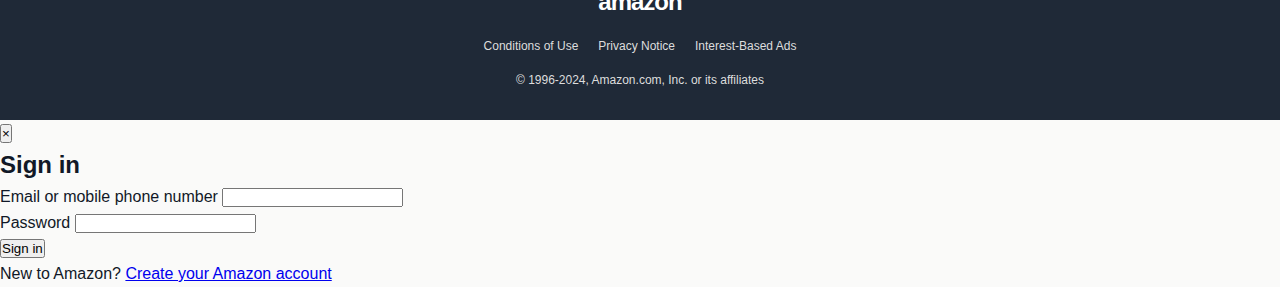
<file: customer-service.html>
<!DOCTYPE html>
<html lang="en">
<head>
    <meta charset="UTF-8">
    <meta name="viewport" content="width=device-width, initial-scale=1.0">
    <title>Customer Service - Amazon Clone</title>
    <link rel="stylesheet" href="styles.css">
    <script src="app.js" defer></script>
</head>
<body>
    <!-- Header -->
    <header class="header">
        <div class="header-top">
            <div class="logo" onclick="window.location.href='index.html'">
                <span class="logo-text">amazon</span>
            </div>
            <div class="search-container">
                <select class="search-category">
                    <option>All</option>
                    <option>Electronics</option>
                    <option>Fashion</option>
                    <option>Home & Kitchen</option>
                    <option>Books</option>
                </select>
                <input type="text" class="search-input" id="searchInput" placeholder="Search Amazon">
                <button class="search-btn" id="searchBtn">
                    <svg width="20" height="20" viewBox="0 0 24 24" fill="none" stroke="currentColor">
                        <circle cx="11" cy="11" r="8"></circle>
                        <path d="m21 21-4.35-4.35"></path>
                    </svg>
                </button>
            </div>
            <div class="header-right">
                <div class="header-item" id="signInHeaderItem">
<span class="header-line-1">Hello, Sign in</span>
                    <span class="header-line-2">Account & Lists</span>
                </div>
                <div class="header-item" id="ordersHeaderItem">
<span class="header-line-1">Returns</span>
                    <span class="header-line-2">& Orders</span>
                </div>
                <div class="header-item cart" onclick="openCart()">
                    <div class="cart-icon">
                        <svg width="30" height="30" viewBox="0 0 24 24" fill="none" stroke="currentColor">
                            <path d="M6 2L3 6v14a2 2 0 0 0 2 2h14a2 2 0 0 0 2-2V6l-3-4z"></path>
                            <line x1="3" y1="6" x2="21" y2="6"></line>
                            <path d="M16 10a4 4 0 0 1-8 0"></path>
                        </svg>
                        <span class="cart-count" id="cartCount">0</span>
                    </div>
                    <span class="header-line-2">Cart</span>
                </div>
            </div>
        </div>
        <nav class="nav-menu">
            <a href="index.html" class="nav-link">
                <svg width="16" height="16" viewBox="0 0 24 24" fill="none" stroke="currentColor">
                    <line x1="3" y1="12" x2="21" y2="12"></line>
                    <line x1="3" y1="6" x2="21" y2="6"></line>
                    <line x1="3" y1="18" x2="21" y2="18"></line>
                </svg>
                All
            </a>
            <a href="deals.html" class="nav-link">Today's Deals</a>
            <a href="customer-service.html" class="nav-link">Customer Service</a>
            <a href="registry.html" class="nav-link">Registry</a>
            <a href="gift-cards.html" class="nav-link">Gift Cards</a>
            <a href="sell.html" class="nav-link">Sell</a>
            <a href="electronics.html" class="nav-link">Electronics</a>
            <a href="fashion.html" class="nav-link">Fashion</a>
            <a href="home-kitchen.html" class="nav-link">Home & Kitchen</a>
            <a href="books.html" class="nav-link">Books</a>
        </nav>
    </header>

    <!-- Main Content -->
    <main class="main-content">
        <section class="product-section">
            <div class="section-header">
                <h2>Customer Service</h2>
            </div>
            <div style="padding: 20px; max-width: 800px; margin: 0 auto;">
                <h3 style="margin-bottom: 20px; color: #0f1111;">How can we help you?</h3>
                <div style="display: grid; gap: 20px;">
                    <div style="background: #f8f9fa; padding: 20px; border-radius: 8px;">
                        <h4 style="margin-bottom: 10px; color: #0f1111;">Track Your Package</h4>
                        <p style="color: #666; margin-bottom: 15px;">Track your recent orders and see delivery status.</p>
                        <button style="background: #ffd814; border: none; padding: 10px 20px; border-radius: 20px; cursor: pointer; font-weight: 600;">Track Package</button>
                    </div>
                    <div style="background: #f8f9fa; padding: 20px; border-radius: 8px;">
                        <h4 style="margin-bottom: 10px; color: #0f1111;">Returns & Refunds</h4>
                        <p style="color: #666; margin-bottom: 15px;">Return or exchange items purchased from us.</p>
                        <button style="background: #ffd814; border: none; padding: 10px 20px; border-radius: 20px; cursor: pointer; font-weight: 600;">Start a Return</button>
                    </div>
                    <div style="background: #f8f9fa; padding: 20px; border-radius: 8px;">
                        <h4 style="margin-bottom: 10px; color: #0f1111;">Digital Services & Device Support</h4>
                        <p style="color: #666; margin-bottom: 15px;">Get help with digital services, devices, and apps.</p>
                        <button style="background: #ffd814; border: none; padding: 10px 20px; border-radius: 20px; cursor: pointer; font-weight: 600;">Get Support</button>
                    </div>
                    <div style="background: #f8f9fa; padding: 20px; border-radius: 8px;">
                        <h4 style="margin-bottom: 10px; color: #0f1111;">Contact Us</h4>
                        <p style="color: #666; margin-bottom: 15px;">Need more help? Contact our customer service team.</p>
                        <button style="background: #ffd814; border: none; padding: 10px 20px; border-radius: 20px; cursor: pointer; font-weight: 600;">Contact Us</button>
                    </div>
                </div>
            </div>
        </section>
    </main>

    <!-- Footer -->
    <footer class="footer">
        <div class="footer-top">
            <a href="#" class="back-to-top">Back to top</a>
        </div>
        <div class="footer-content">
            <div class="footer-column">
                <h3>Get to Know Us</h3>
                <ul>
                    <li><a href="#">Careers</a></li>
                    <li><a href="#">Blog</a></li>
                    <li><a href="#">About Amazon</a></li>
                    <li><a href="#">Investor Relations</a></li>
                    <li><a href="#">Amazon Devices</a></li>
                </ul>
            </div>
            <div class="footer-column">
                <h3>Make Money with Us</h3>
                <ul>
                    <li><a href="#">Sell products on Amazon</a></li>
                    <li><a href="#">Sell on Amazon Business</a></li>
                    <li><a href="#">Sell apps on Amazon</a></li>
                    <li><a href="#">Become an Affiliate</a></li>
                    <li><a href="#">Advertise Your Products</a></li>
                </ul>
            </div>
            <div class="footer-column">
                <h3>Amazon Payment Products</h3>
                <ul>
                    <li><a href="#">Amazon Business Card</a></li>
                    <li><a href="#">Shop with Points</a></li>
                    <li><a href="#">Reload Your Balance</a></li>
                    <li><a href="#">Amazon Currency Converter</a></li>
                </ul>
            </div>
            <div class="footer-column">
                <h3>Need Help?</h3>
                <ul>
                    <li><a href="#">COVID-19 and Amazon</a></li>
                    <li><a href="#">Your Account</a></li>
                    <li><a href="#">Your Orders</a></li>
                    <li><a href="#">Shipping Rates & Policies</a></li>
                    <li><a href="#">Returns & Replacements</a></li>
                    <li><a href="#">Help</a></li>
                </ul>
            </div>
        </div>
        <div class="footer-bottom">
            <div class="footer-logo">
                <span class="logo-text">amazon</span>
            </div>
            <div class="footer-links">
                <a href="#">Conditions of Use</a>
                <a href="#">Privacy Notice</a>
                <a href="#">Interest-Based Ads</a>
            </div>
            <div class="copyright">
                <p>&copy; 1996-2024, Amazon.com, Inc. or its affiliates</p>
            </div>
        </div>
    </footer>

    <!-- Sign In Modal -->
    <div class="signin-modal" id="signInModal">
        <div class="signin-content">
            <button class="close-signin" id="closeSignIn">&times;</button>
            <div class="signin-header"><h2>Sign in</h2></div>
            <div id="signInTab">
                <form id="signInForm" class="signin-form">
                    <div class="form-group">
                        <label for="signInEmail">Email or mobile phone number</label>
                        <input type="email" id="signInEmail" required>
                    </div>
                    <div class="form-group">
                        <label for="signInPassword">Password</label>
                        <input type="password" id="signInPassword" required>
                    </div>
                    <button type="submit" class="signin-btn">Sign in</button>
                </form>
                <div class="signin-footer">
                    <p>New to Amazon? <a href="#" id="switchToCreate">Create your Amazon account</a></p>
                </div>
            </div>
            <div id="createAccountTab" style="display: none;">
                <form id="createAccountForm" class="signin-form">
                    <div class="form-group">
                        <label for="createName">Your name</label>
                        <input type="text" id="createName" required>
                    </div>
                    <div class="form-group">
                        <label for="createEmail">Email</label>
                        <input type="email" id="createEmail" required>
                    </div>
                    <div class="form-group">
                        <label for="createPassword">Password</label>
                        <input type="password" id="createPassword" placeholder="At least 6 characters" minlength="6" required>
                    </div>
                    <button type="submit" class="signin-btn">Create account</button>
                </form>
                <div class="signin-footer">
                    <p>Already have an account? <a href="#" id="switchToSignIn">Sign in</a></p>
                </div>
            </div>
        </div>
        <div class="signin-overlay" id="signInOverlay"></div>
    </div>

    <!-- Shopping Cart Sidebar -->
    <div class="cart-sidebar" id="cartSidebar">
        <div class="cart-sidebar-header">
            <h2>Shopping Cart</h2>
            <button class="close-cart" id="closeCart">&times;</button>
        </div>
        <div class="cart-items" id="cartItems">
            <div class="empty-cart">
                <p>Your cart is empty</p>
                <button class="continue-shopping-btn" onclick="closeCart()">Continue Shopping</button>
            </div>
        </div>
        <div class="cart-footer" id="cartFooter" style="display: none;">
            <div class="cart-total">
                <div class="subtotal">
                    <span>Subtotal:</span>
                    <span id="cartSubtotal">EG0.00</span>
                </div>
                <div class="tax">
                    <span>Tax (14%):</span>
                    <span id="cartTax">EG0.00</span>
                </div>
                <div class="total">
                    <span>Total:</span>
                    <span id="cartTotal">EG0.00</span>
                </div>
            </div>
            <button class="checkout-btn" id="checkoutBtn">Proceed to Checkout</button>
        </div>
    </div>
    <div class="cart-overlay" id="cartOverlay"></div>


</body>
</html>
</file>
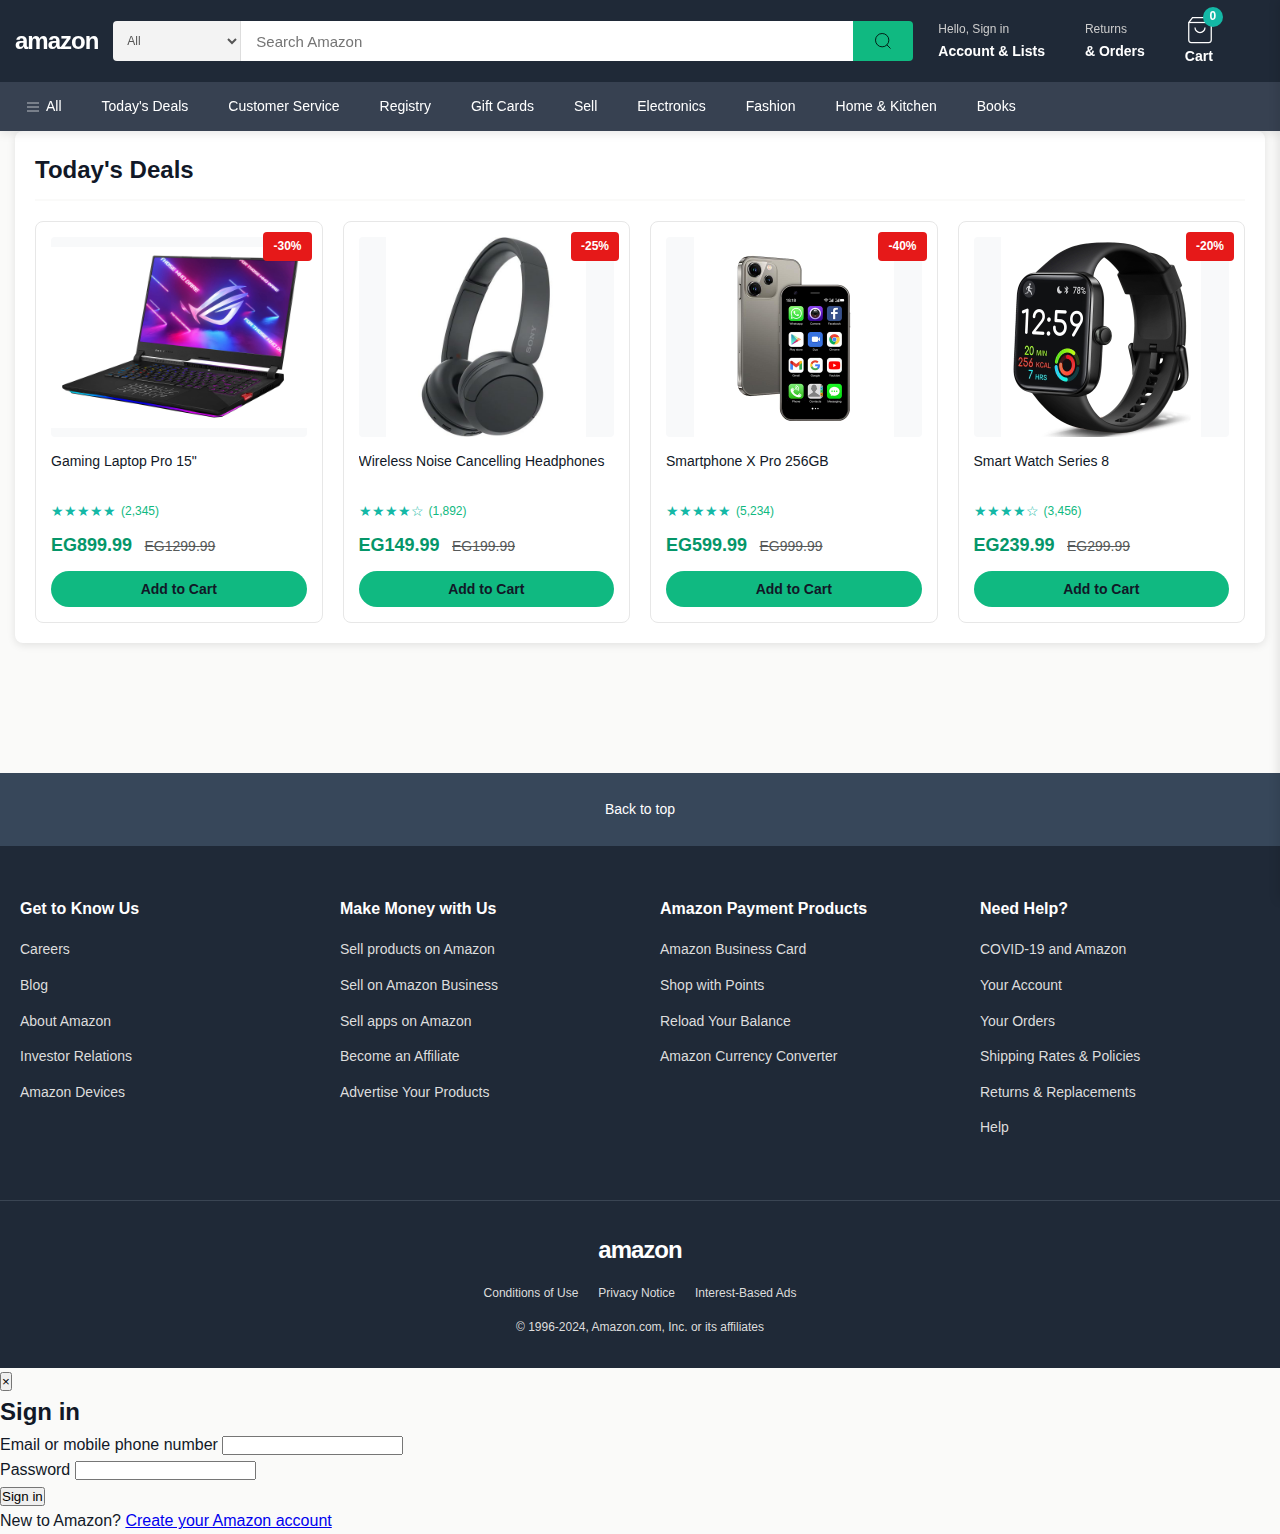
<file: deals.html>
<!DOCTYPE html>
<html lang="en">
<head>
    <meta charset="UTF-8">
    <meta name="viewport" content="width=device-width, initial-scale=1.0">
    <title>Today's Deals - Amazon Clone</title>
    <link rel="stylesheet" href="styles.css">
    <script src="app.js" defer></script>
</head>
<body>
    <!-- Header -->
    <header class="header">
        <div class="header-top">
            <div class="logo" onclick="window.location.href='index.html'">
                <span class="logo-text">amazon</span>
            </div>
            <div class="search-container">
                <select class="search-category">
                    <option>All</option>
                    <option>Electronics</option>
                    <option>Fashion</option>
                    <option>Home & Kitchen</option>
                    <option>Books</option>
                </select>
                <input type="text" class="search-input" id="searchInput" placeholder="Search Amazon">
                <button class="search-btn" id="searchBtn">
                    <svg width="20" height="20" viewBox="0 0 24 24" fill="none" stroke="currentColor">
                        <circle cx="11" cy="11" r="8"></circle>
                        <path d="m21 21-4.35-4.35"></path>
                    </svg>
                </button>
            </div>
            <div class="header-right">
                <div class="header-item" id="signInHeaderItem">
<span class="header-line-1">Hello, Sign in</span>
                    <span class="header-line-2">Account & Lists</span>
                </div>
                <div class="header-item" id="ordersHeaderItem">
<span class="header-line-1">Returns</span>
                    <span class="header-line-2">& Orders</span>
                </div>
                <div class="header-item cart" onclick="openCart()">
                    <div class="cart-icon">
                        <svg width="30" height="30" viewBox="0 0 24 24" fill="none" stroke="currentColor">
                            <path d="M6 2L3 6v14a2 2 0 0 0 2 2h14a2 2 0 0 0 2-2V6l-3-4z"></path>
                            <line x1="3" y1="6" x2="21" y2="6"></line>
                            <path d="M16 10a4 4 0 0 1-8 0"></path>
                        </svg>
                        <span class="cart-count" id="cartCount">0</span>
                    </div>
                    <span class="header-line-2">Cart</span>
                </div>
            </div>
        </div>
        <nav class="nav-menu">
            <a href="index.html" class="nav-link">
                <svg width="16" height="16" viewBox="0 0 24 24" fill="none" stroke="currentColor">
                    <line x1="3" y1="12" x2="21" y2="12"></line>
                    <line x1="3" y1="6" x2="21" y2="6"></line>
                    <line x1="3" y1="18" x2="21" y2="18"></line>
                </svg>
                All
            </a>
            <a href="deals.html" class="nav-link">Today's Deals</a>
            <a href="customer-service.html" class="nav-link">Customer Service</a>
            <a href="registry.html" class="nav-link">Registry</a>
            <a href="gift-cards.html" class="nav-link">Gift Cards</a>
            <a href="sell.html" class="nav-link">Sell</a>
            <a href="electronics.html" class="nav-link">Electronics</a>
            <a href="fashion.html" class="nav-link">Fashion</a>
            <a href="home-kitchen.html" class="nav-link">Home & Kitchen</a>
            <a href="books.html" class="nav-link">Books</a>
        </nav>
    </header>

    <!-- Main Content -->
    <main class="main-content">
        <section class="product-section">
            <div class="section-header">
                <h2>Today's Deals</h2>
            </div>
            <div class="product-grid" id="productGrid">
                <!-- Products will be rendered here -->
            </div>
        </section>
    </main>

    <!-- Footer -->
    <footer class="footer">
        <div class="footer-top">
            <a href="#" class="back-to-top">Back to top</a>
        </div>
        <div class="footer-content">
            <div class="footer-column">
                <h3>Get to Know Us</h3>
                <ul>
                    <li><a href="#">Careers</a></li>
                    <li><a href="#">Blog</a></li>
                    <li><a href="#">About Amazon</a></li>
                    <li><a href="#">Investor Relations</a></li>
                    <li><a href="#">Amazon Devices</a></li>
                </ul>
            </div>
            <div class="footer-column">
                <h3>Make Money with Us</h3>
                <ul>
                    <li><a href="#">Sell products on Amazon</a></li>
                    <li><a href="#">Sell on Amazon Business</a></li>
                    <li><a href="#">Sell apps on Amazon</a></li>
                    <li><a href="#">Become an Affiliate</a></li>
                    <li><a href="#">Advertise Your Products</a></li>
                </ul>
            </div>
            <div class="footer-column">
                <h3>Amazon Payment Products</h3>
                <ul>
                    <li><a href="#">Amazon Business Card</a></li>
                    <li><a href="#">Shop with Points</a></li>
                    <li><a href="#">Reload Your Balance</a></li>
                    <li><a href="#">Amazon Currency Converter</a></li>
                </ul>
            </div>
            <div class="footer-column">
                <h3>Need Help?</h3>
                <ul>
                    <li><a href="#">COVID-19 and Amazon</a></li>
                    <li><a href="#">Your Account</a></li>
                    <li><a href="#">Your Orders</a></li>
                    <li><a href="#">Shipping Rates & Policies</a></li>
                    <li><a href="#">Returns & Replacements</a></li>
                    <li><a href="#">Help</a></li>
                </ul>
            </div>
        </div>
        <div class="footer-bottom">
            <div class="footer-logo">
                <span class="logo-text">amazon</span>
            </div>
            <div class="footer-links">
                <a href="#">Conditions of Use</a>
                <a href="#">Privacy Notice</a>
                <a href="#">Interest-Based Ads</a>
            </div>
            <div class="copyright">
                <p>&copy; 1996-2024, Amazon.com, Inc. or its affiliates</p>
            </div>
        </div>
    </footer>

    <!-- Shopping Cart Sidebar -->
    <div class="cart-sidebar" id="cartSidebar">
        <div class="cart-sidebar-header">
            <h2>Shopping Cart</h2>
            <button class="close-cart" id="closeCart">&times;</button>
        </div>
        <div class="cart-items" id="cartItems">
            <div class="empty-cart">
                <p>Your cart is empty</p>
                <button class="continue-shopping-btn" onclick="closeCart()">Continue Shopping</button>
            </div>
        </div>
        <div class="cart-footer" id="cartFooter" style="display: none;">
            <div class="cart-total">
                <div class="subtotal">
                    <span>Subtotal:</span>
                    <span id="cartSubtotal">EG0.00</span>
                </div>
                <div class="tax">
                    <span>Tax (14%):</span>
                    <span id="cartTax">EG0.00</span>
                </div>
                <div class="total">
                    <span>Total:</span>
                    <span id="cartTotal">EG0.00</span>
                </div>
            </div>
            <button class="checkout-btn" id="checkoutBtn">Proceed to Checkout</button>
        </div>
    </div>
    <div class="cart-overlay" id="cartOverlay"></div>

    <!-- Product Detail Modal -->
    <div class="product-modal" id="productModal">
        <div class="modal-content">
            <button class="close-modal" id="closeModal">&times;</button>
            <div class="modal-body" id="modalBody">
                <!-- Product details will be inserted here -->
            </div>
        </div>
        <div class="modal-overlay" id="modalOverlay"></div>
    </div>

    <!-- Checkout Modal -->
    <div class="checkout-modal" id="checkoutModal">
        <div class="checkout-content">
            <button class="close-checkout" id="closeCheckout">&times;</button>
            <h2>Checkout</h2>
            <div class="checkout-form">
                <div class="form-section">
                    <h3>Shipping Information</h3>
                    <input type="text" id="fullName" placeholder="Full Name" required>
                    <input type="email" id="email" placeholder="Email Address" required>
                    <input type="tel" id="phone" placeholder="Phone Number" required>
                    <input type="text" id="address" placeholder="Street Address" required>
                    <div class="form-row">
                        <input type="text" id="city" placeholder="City" required>
                        <input type="text" id="zipCode" placeholder="ZIP Code" required>
                    </div>
                    <select id="country" required>
                        <option value="">Select Country</option>
                        <option value="EG">Egypt</option>
                        <option value="US">United States</option>
                        <option value="UK">United Kingdom</option>
                    </select>
                </div>
                <div class="form-section">
                    <h3>Payment Information</h3>
                    <input type="text" id="cardNumber" placeholder="Card Number" maxlength="19" required>
                    <div class="form-row">
                        <input type="text" id="expiryDate" placeholder="MM/YY" maxlength="5" required>
                        <input type="text" id="cvv" placeholder="CVV" maxlength="3" required>
                    </div>
                </div>
                <div class="order-summary">
                    <h3>Order Summary</h3>
                    <div id="checkoutItems"></div>
                    <div class="summary-total">
                        <div class="summary-row">
                            <span>Subtotal:</span>
                            <span id="checkoutSubtotal">EG0.00</span>
                        </div>
                        <div class="summary-row">
                            <span>Tax (14%):</span>
                            <span id="checkoutTax">EG0.00</span>
                        </div>
                        <div class="summary-row total-row">
                            <span>Total:</span>
                            <span id="checkoutTotal">EG0.00</span>
                        </div>
                    </div>
                </div>
                <button class="place-order-btn" id="placeOrderBtn">Place Order</button>
            </div>
        </div>
        <div class="checkout-overlay" id="checkoutOverlay"></div>
    </div>

    <!-- Order Success Modal -->
    <div class="success-modal" id="successModal">
        <div class="success-content">
            <div class="success-icon">✓</div>
            <h2>Order Placed Successfully!</h2>
            <p>Thank you for your purchase. Your order confirmation has been sent to your email.</p>
            <p class="order-id">Order ID: <span id="orderId"></span></p>
            <button class="continue-shopping-btn" onclick="closeSuccessModal()">Continue Shopping</button>
        </div>
    </div>

    <!-- Sign In Modal -->
    <div class="signin-modal" id="signInModal">
        <div class="signin-content">
            <button class="close-signin" id="closeSignIn">&times;</button>
            <div class="signin-header"><h2>Sign in</h2></div>
            <div id="signInTab">
                <form id="signInForm" class="signin-form">
                    <div class="form-group">
                        <label for="signInEmail">Email or mobile phone number</label>
                        <input type="email" id="signInEmail" required>
                    </div>
                    <div class="form-group">
                        <label for="signInPassword">Password</label>
                        <input type="password" id="signInPassword" required>
                    </div>
                    <button type="submit" class="signin-btn">Sign in</button>
                </form>
                <div class="signin-footer">
                    <p>New to Amazon? <a href="#" id="switchToCreate">Create your Amazon account</a></p>
                </div>
            </div>
            <div id="createAccountTab" style="display: none;">
                <form id="createAccountForm" class="signin-form">
                    <div class="form-group">
                        <label for="createName">Your name</label>
                        <input type="text" id="createName" required>
                    </div>
                    <div class="form-group">
                        <label for="createEmail">Email</label>
                        <input type="email" id="createEmail" required>
                    </div>
                    <div class="form-group">
                        <label for="createPassword">Password</label>
                        <input type="password" id="createPassword" placeholder="At least 6 characters" minlength="6" required>
                    </div>
                    <button type="submit" class="signin-btn">Create account</button>
                </form>
                <div class="signin-footer">
                    <p>Already have an account? <a href="#" id="switchToSignIn">Sign in</a></p>
                </div>
            </div>
        </div>
        <div class="signin-overlay" id="signInOverlay"></div>
    </div>

    <script>
        document.addEventListener('DOMContentLoaded', function() {
            renderProductsByCategory('Deals', 'productGrid');
        });
    </script>


</body>
</html>
</file>
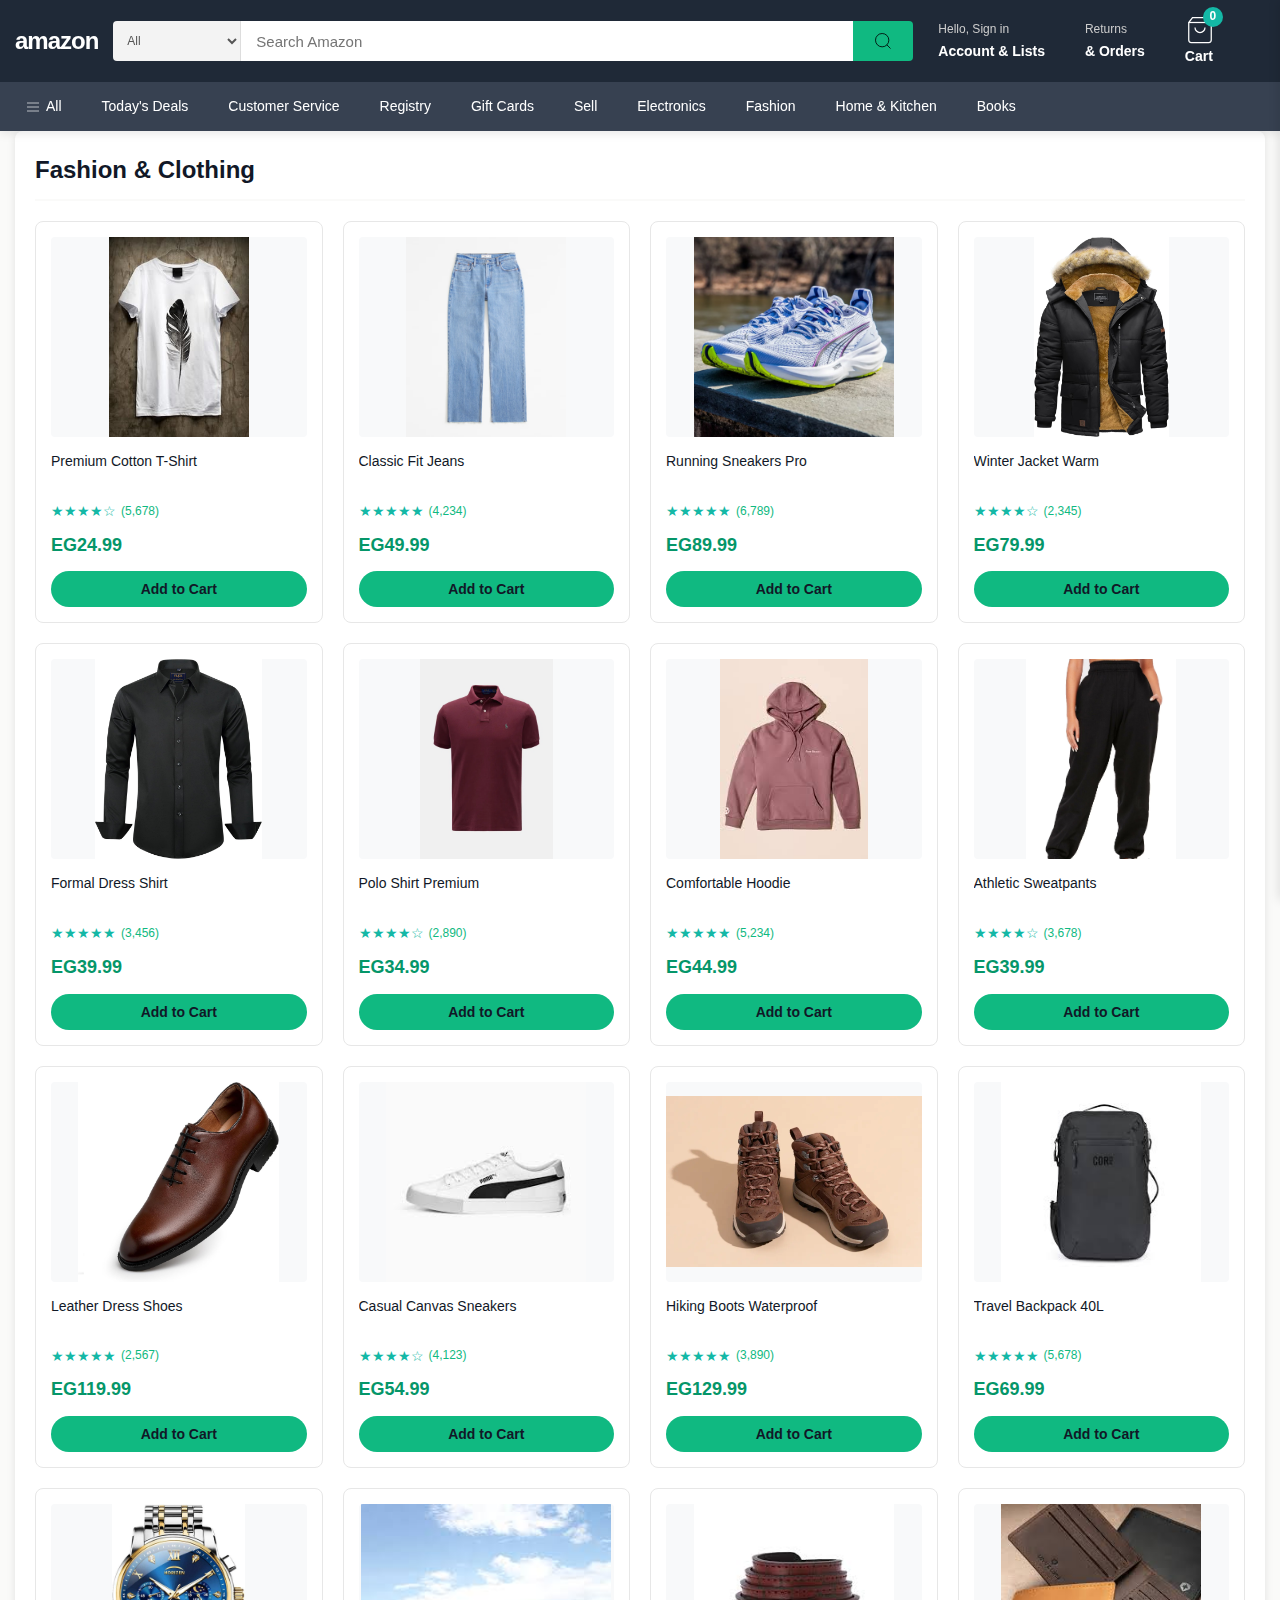
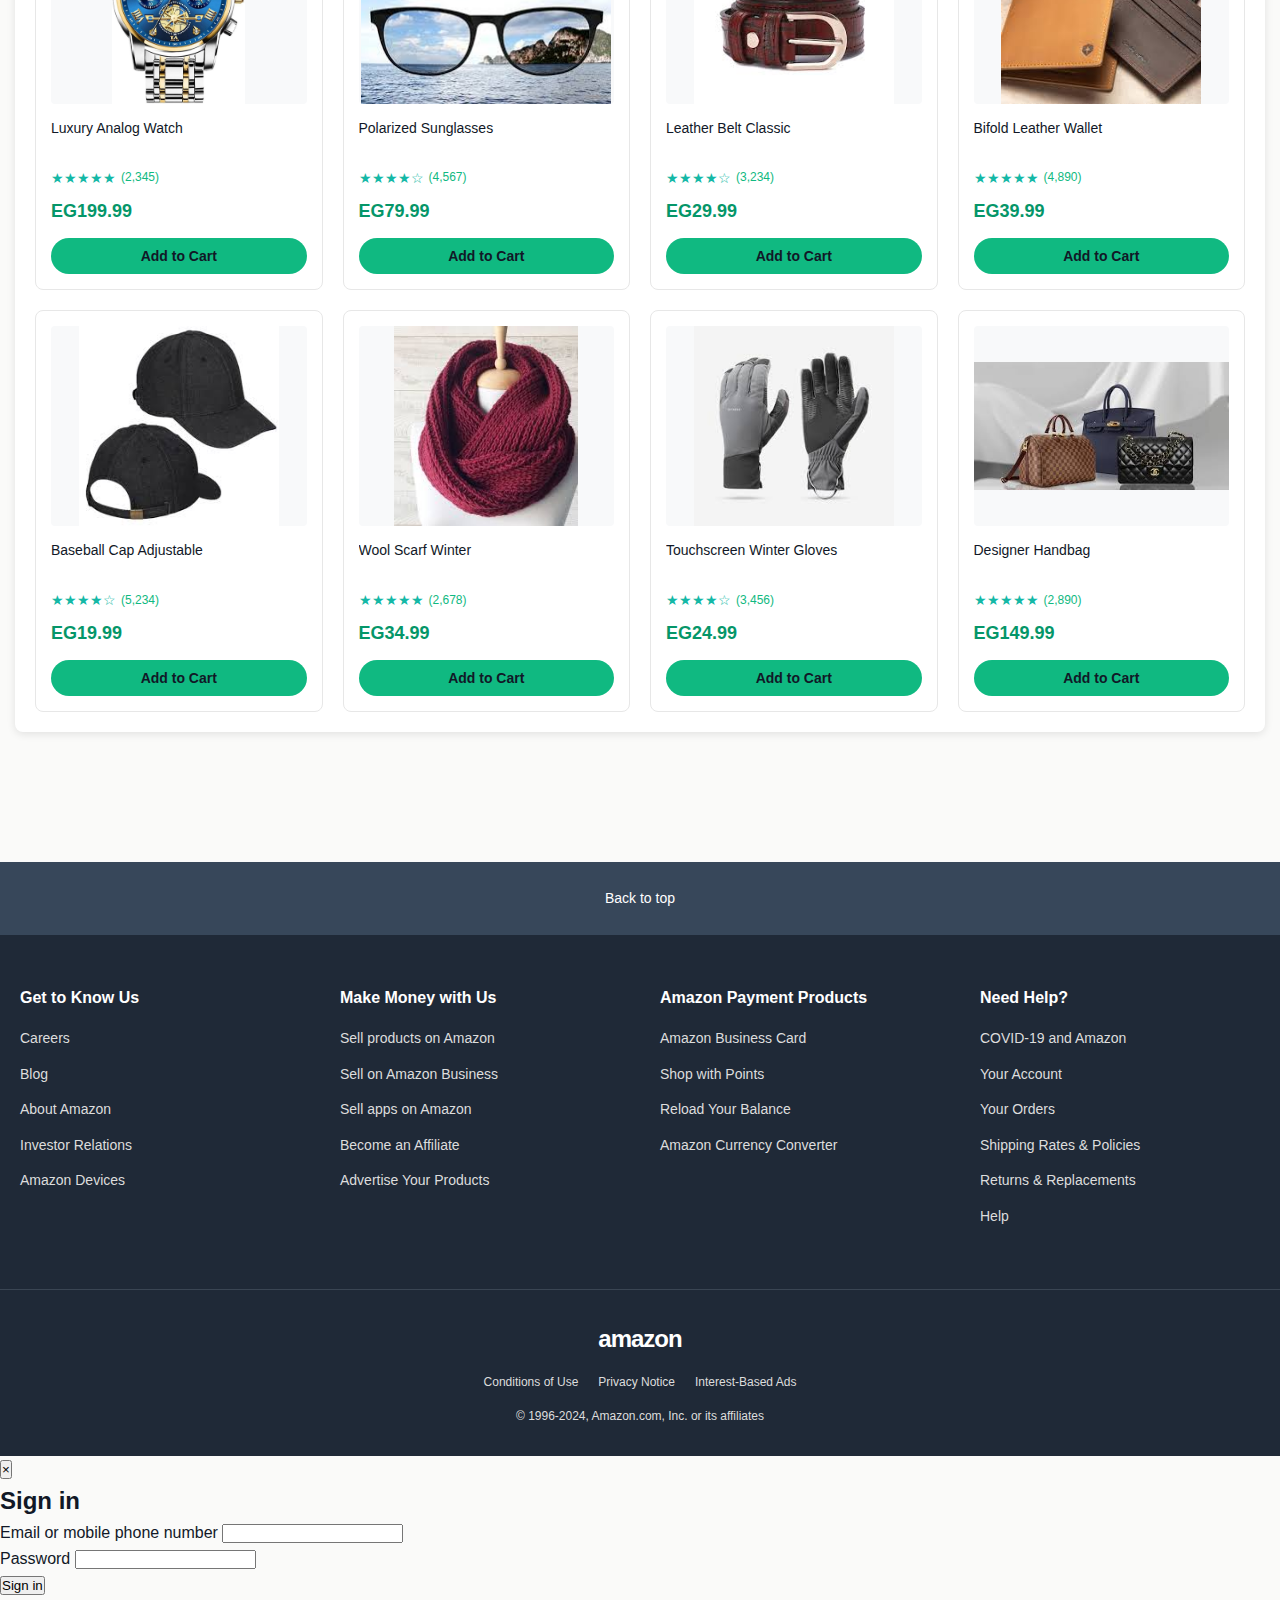
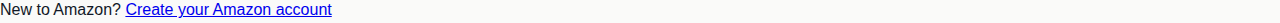
<file: fashion.html>
<!DOCTYPE html>
<html lang="en">
<head>
    <meta charset="UTF-8">
    <meta name="viewport" content="width=device-width, initial-scale=1.0">
    <title>Fashion - Amazon Clone</title>
    <link rel="stylesheet" href="styles.css">
    <script src="app.js" defer></script>
</head>
<body>
    <!-- Header -->
    <header class="header">
        <div class="header-top">
            <div class="logo" onclick="window.location.href='index.html'">
                <span class="logo-text">amazon</span>
            </div>
            <div class="search-container">
                <select class="search-category">
                    <option>All</option>
                    <option>Electronics</option>
                    <option>Fashion</option>
                    <option>Home & Kitchen</option>
                    <option>Books</option>
                </select>
                <input type="text" class="search-input" id="searchInput" placeholder="Search Amazon">
                <button class="search-btn" id="searchBtn">
                    <svg width="20" height="20" viewBox="0 0 24 24" fill="none" stroke="currentColor">
                        <circle cx="11" cy="11" r="8"></circle>
                        <path d="m21 21-4.35-4.35"></path>
                    </svg>
                </button>
            </div>
            <div class="header-right">
                <div class="header-item" id="signInHeaderItem">
                    <span class="header-line-1">Hello, Sign in</span>
                    <span class="header-line-2">Account & Lists</span>
                </div>
                <div class="header-item" id="ordersHeaderItem">
                    <span class="header-line-1">Returns</span>
                    <span class="header-line-2">& Orders</span>
                </div>
                <div class="header-item cart" onclick="openCart()">
                    <div class="cart-icon">
                        <svg width="30" height="30" viewBox="0 0 24 24" fill="none" stroke="currentColor">
                            <path d="M6 2L3 6v14a2 2 0 0 0 2 2h14a2 2 0 0 0 2-2V6l-3-4z"></path>
                            <line x1="3" y1="6" x2="21" y2="6"></line>
                            <path d="M16 10a4 4 0 0 1-8 0"></path>
                        </svg>
                        <span class="cart-count" id="cartCount">0</span>
                    </div>
                    <span class="header-line-2">Cart</span>
                </div>
            </div>
        </div>
        <nav class="nav-menu">
            <a href="index.html" class="nav-link">
                <svg width="16" height="16" viewBox="0 0 24 24" fill="none" stroke="currentColor">
                    <line x1="3" y1="12" x2="21" y2="12"></line>
                    <line x1="3" y1="6" x2="21" y2="6"></line>
                    <line x1="3" y1="18" x2="21" y2="18"></line>
                </svg>
                All
            </a>
            <a href="deals.html" class="nav-link">Today's Deals</a>
            <a href="customer-service.html" class="nav-link">Customer Service</a>
            <a href="registry.html" class="nav-link">Registry</a>
            <a href="gift-cards.html" class="nav-link">Gift Cards</a>
            <a href="sell.html" class="nav-link">Sell</a>
            <a href="electronics.html" class="nav-link">Electronics</a>
            <a href="fashion.html" class="nav-link">Fashion</a>
            <a href="home-kitchen.html" class="nav-link">Home & Kitchen</a>
            <a href="books.html" class="nav-link">Books</a>
        </nav>
    </header>

    <!-- Main Content -->
    <main class="main-content">
        <section class="product-section">
            <div class="section-header">
                <h2>Fashion & Clothing</h2>
            </div>
            <div class="product-grid" id="productGrid">
                <!-- Products will be rendered here -->
            </div>
        </section>
    </main>

    <!-- Footer -->
    <footer class="footer">
        <div class="footer-top">
            <a href="#" class="back-to-top">Back to top</a>
        </div>
        <div class="footer-content">
            <div class="footer-column">
                <h3>Get to Know Us</h3>
                <ul>
                    <li><a href="#">Careers</a></li>
                    <li><a href="#">Blog</a></li>
                    <li><a href="#">About Amazon</a></li>
                    <li><a href="#">Investor Relations</a></li>
                    <li><a href="#">Amazon Devices</a></li>
                </ul>
            </div>
            <div class="footer-column">
                <h3>Make Money with Us</h3>
                <ul>
                    <li><a href="#">Sell products on Amazon</a></li>
                    <li><a href="#">Sell on Amazon Business</a></li>
                    <li><a href="#">Sell apps on Amazon</a></li>
                    <li><a href="#">Become an Affiliate</a></li>
                    <li><a href="#">Advertise Your Products</a></li>
                </ul>
            </div>
            <div class="footer-column">
                <h3>Amazon Payment Products</h3>
                <ul>
                    <li><a href="#">Amazon Business Card</a></li>
                    <li><a href="#">Shop with Points</a></li>
                    <li><a href="#">Reload Your Balance</a></li>
                    <li><a href="#">Amazon Currency Converter</a></li>
                </ul>
            </div>
            <div class="footer-column">
                <h3>Need Help?</h3>
                <ul>
                    <li><a href="#">COVID-19 and Amazon</a></li>
                    <li><a href="#">Your Account</a></li>
                    <li><a href="#">Your Orders</a></li>
                    <li><a href="#">Shipping Rates & Policies</a></li>
                    <li><a href="#">Returns & Replacements</a></li>
                    <li><a href="#">Help</a></li>
                </ul>
            </div>
        </div>
        <div class="footer-bottom">
            <div class="footer-logo">
                <span class="logo-text">amazon</span>
            </div>
            <div class="footer-links">
                <a href="#">Conditions of Use</a>
                <a href="#">Privacy Notice</a>
                <a href="#">Interest-Based Ads</a>
            </div>
            <div class="copyright">
                <p>&copy; 1996-2024, Amazon.com, Inc. or its affiliates</p>
            </div>
        </div>
    </footer>

    <!-- Shopping Cart Sidebar -->
    <div class="cart-sidebar" id="cartSidebar">
        <div class="cart-sidebar-header">
            <h2>Shopping Cart</h2>
            <button class="close-cart" id="closeCart">&times;</button>
        </div>
        <div class="cart-items" id="cartItems">
            <div class="empty-cart">
                <p>Your cart is empty</p>
                <button class="continue-shopping-btn" onclick="closeCart()">Continue Shopping</button>
            </div>
        </div>
        <div class="cart-footer" id="cartFooter" style="display: none;">
            <div class="cart-total">
                <div class="subtotal">
                    <span>Subtotal:</span>
                    <span id="cartSubtotal">EG0.00</span>
                </div>
                <div class="tax">
                    <span>Tax (14%):</span>
                    <span id="cartTax">EG0.00</span>
                </div>
                <div class="total">
                    <span>Total:</span>
                    <span id="cartTotal">EG0.00</span>
                </div>
            </div>
            <button class="checkout-btn" id="checkoutBtn">Proceed to Checkout</button>
        </div>
    </div>
    <div class="cart-overlay" id="cartOverlay"></div>

    <!-- Product Detail Modal -->
    <div class="product-modal" id="productModal">
        <div class="modal-content">
            <button class="close-modal" id="closeModal">&times;</button>
            <div class="modal-body" id="modalBody">
                <!-- Product details will be inserted here -->
            </div>
        </div>
        <div class="modal-overlay" id="modalOverlay"></div>
    </div>

    <!-- Checkout Modal -->
    <div class="checkout-modal" id="checkoutModal">
        <div class="checkout-content">
            <button class="close-checkout" id="closeCheckout">&times;</button>
            <h2>Checkout</h2>
            <div class="checkout-form">
                <div class="form-section">
                    <h3>Shipping Information</h3>
                    <input type="text" id="fullName" placeholder="Full Name" required>
                    <input type="email" id="email" placeholder="Email Address" required>
                    <input type="tel" id="phone" placeholder="Phone Number" required>
                    <input type="text" id="address" placeholder="Street Address" required>
                    <div class="form-row">
                        <input type="text" id="city" placeholder="City" required>
                        <input type="text" id="zipCode" placeholder="ZIP Code" required>
                    </div>
                    <select id="country" required>
                        <option value="">Select Country</option>
                        <option value="EG">Egypt</option>
                        <option value="US">United States</option>
                        <option value="UK">United Kingdom</option>
                    </select>
                </div>
                <div class="form-section">
                    <h3>Payment Information</h3>
                    <input type="text" id="cardNumber" placeholder="Card Number" maxlength="19" required>
                    <div class="form-row">
                        <input type="text" id="expiryDate" placeholder="MM/YY" maxlength="5" required>
                        <input type="text" id="cvv" placeholder="CVV" maxlength="3" required>
                    </div>
                </div>
                <div class="order-summary">
                    <h3>Order Summary</h3>
                    <div id="checkoutItems"></div>
                    <div class="summary-total">
                        <div class="summary-row">
                            <span>Subtotal:</span>
                            <span id="checkoutSubtotal">EG0.00</span>
                        </div>
                        <div class="summary-row">
                            <span>Tax (14%):</span>
                            <span id="checkoutTax">EG0.00</span>
                        </div>
                        <div class="summary-row total-row">
                            <span>Total:</span>
                            <span id="checkoutTotal">EG0.00</span>
                        </div>
                    </div>
                </div>
                <button class="place-order-btn" id="placeOrderBtn">Place Order</button>
            </div>
        </div>
        <div class="checkout-overlay" id="checkoutOverlay"></div>
    </div>

    <!-- Order Success Modal -->
    <div class="success-modal" id="successModal">
        <div class="success-content">
            <div class="success-icon">✓</div>
            <h2>Order Placed Successfully!</h2>
            <p>Thank you for your purchase. Your order confirmation has been sent to your email.</p>
            <p class="order-id">Order ID: <span id="orderId"></span></p>
            <button class="continue-shopping-btn" onclick="closeSuccessModal()">Continue Shopping</button>
        </div>
    </div>

    <!-- Sign In Modal -->
    <div class="signin-modal" id="signInModal">
        <div class="signin-content">
            <button class="close-signin" id="closeSignIn">&times;</button>
            <div class="signin-header">
                <h2>Sign in</h2>
            </div>
            
            <!-- Sign In Tab -->
            <div id="signInTab">
                <form id="signInForm" class="signin-form">
                    <div class="form-group">
                        <label for="signInEmail">Email or mobile phone number</label>
                        <input type="email" id="signInEmail" required>
                    </div>
                    <div class="form-group">
                        <label for="signInPassword">Password</label>
                        <input type="password" id="signInPassword" required>
                    </div>
                    <button type="submit" class="signin-btn">Sign in</button>
                </form>
                <div class="signin-footer">
                    <p>New to Amazon? <a href="#" id="switchToCreate">Create your Amazon account</a></p>
                </div>
            </div>
            
            <!-- Create Account Tab -->
            <div id="createAccountTab" style="display: none;">
                <form id="createAccountForm" class="signin-form">
                    <div class="form-group">
                        <label for="createName">Your name</label>
                        <input type="text" id="createName" required>
                    </div>
                    <div class="form-group">
                        <label for="createEmail">Email</label>
                        <input type="email" id="createEmail" required>
                    </div>
                    <div class="form-group">
                        <label for="createPassword">Password</label>
                        <input type="password" id="createPassword" placeholder="At least 6 characters" minlength="6" required>
                    </div>
                    <button type="submit" class="signin-btn">Create account</button>
                </form>
                <div class="signin-footer">
                    <p>Already have an account? <a href="#" id="switchToSignIn">Sign in</a></p>
                </div>
            </div>
        </div>
        <div class="signin-overlay" id="signInOverlay"></div>
    </div>

    <script>
        document.addEventListener('DOMContentLoaded', function() {
            renderProductsByCategory('Fashion', 'productGrid');
        });
    </script>


</body>
</html>
</file>
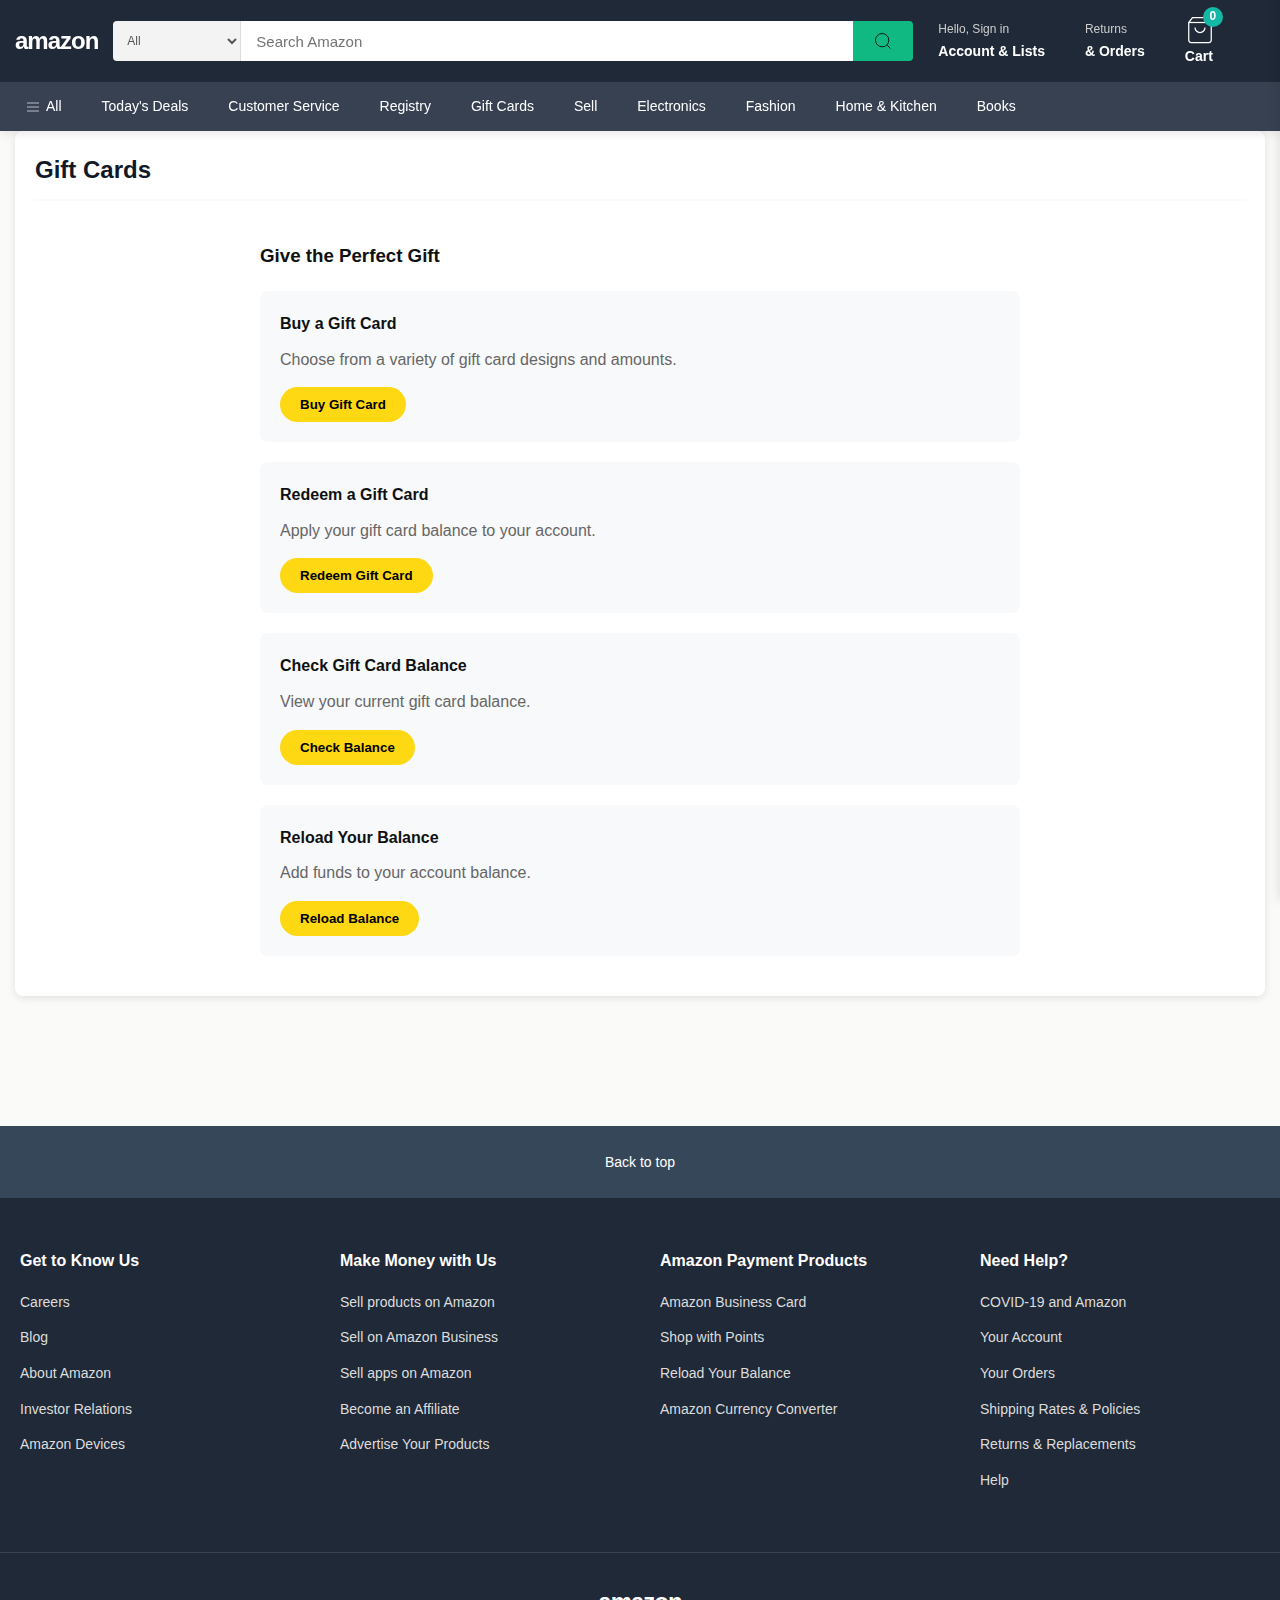
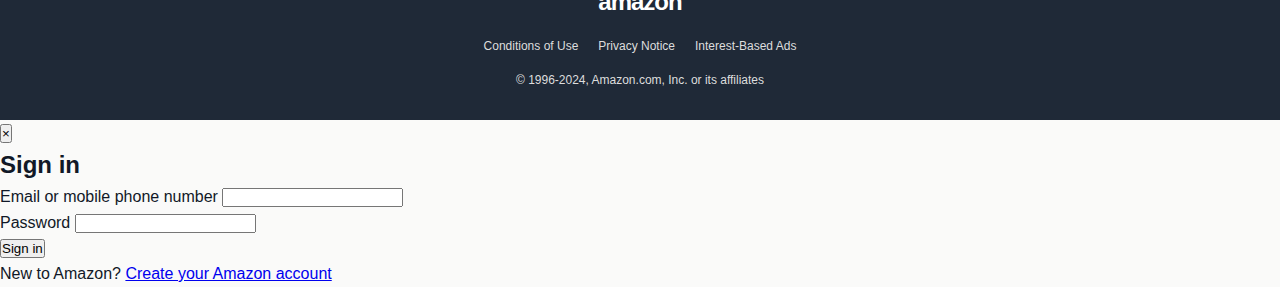
<file: gift-cards.html>
<!DOCTYPE html>
<html lang="en">
<head>
    <meta charset="UTF-8">
    <meta name="viewport" content="width=device-width, initial-scale=1.0">
    <title>Gift Cards - Amazon Clone</title>
    <link rel="stylesheet" href="styles.css">
    <script src="app.js" defer></script>
</head>
<body>
    <!-- Header -->
    <header class="header">
        <div class="header-top">
            <div class="logo" onclick="window.location.href='index.html'">
                <span class="logo-text">amazon</span>
            </div>
            <div class="search-container">
                <select class="search-category">
                    <option>All</option>
                    <option>Electronics</option>
                    <option>Fashion</option>
                    <option>Home & Kitchen</option>
                    <option>Books</option>
                </select>
                <input type="text" class="search-input" id="searchInput" placeholder="Search Amazon">
                <button class="search-btn" id="searchBtn">
                    <svg width="20" height="20" viewBox="0 0 24 24" fill="none" stroke="currentColor">
                        <circle cx="11" cy="11" r="8"></circle>
                        <path d="m21 21-4.35-4.35"></path>
                    </svg>
                </button>
            </div>
            <div class="header-right">
                <div class="header-item" id="signInHeaderItem">
<span class="header-line-1">Hello, Sign in</span>
                    <span class="header-line-2">Account & Lists</span>
                </div>
                <div class="header-item" id="ordersHeaderItem">
<span class="header-line-1">Returns</span>
                    <span class="header-line-2">& Orders</span>
                </div>
                <div class="header-item cart" onclick="openCart()">
                    <div class="cart-icon">
                        <svg width="30" height="30" viewBox="0 0 24 24" fill="none" stroke="currentColor">
                            <path d="M6 2L3 6v14a2 2 0 0 0 2 2h14a2 2 0 0 0 2-2V6l-3-4z"></path>
                            <line x1="3" y1="6" x2="21" y2="6"></line>
                            <path d="M16 10a4 4 0 0 1-8 0"></path>
                        </svg>
                        <span class="cart-count" id="cartCount">0</span>
                    </div>
                    <span class="header-line-2">Cart</span>
                </div>
            </div>
        </div>
        <nav class="nav-menu">
            <a href="index.html" class="nav-link">
                <svg width="16" height="16" viewBox="0 0 24 24" fill="none" stroke="currentColor">
                    <line x1="3" y1="12" x2="21" y2="12"></line>
                    <line x1="3" y1="6" x2="21" y2="6"></line>
                    <line x1="3" y1="18" x2="21" y2="18"></line>
                </svg>
                All
            </a>
            <a href="deals.html" class="nav-link">Today's Deals</a>
            <a href="customer-service.html" class="nav-link">Customer Service</a>
            <a href="registry.html" class="nav-link">Registry</a>
            <a href="gift-cards.html" class="nav-link">Gift Cards</a>
            <a href="sell.html" class="nav-link">Sell</a>
            <a href="electronics.html" class="nav-link">Electronics</a>
            <a href="fashion.html" class="nav-link">Fashion</a>
            <a href="home-kitchen.html" class="nav-link">Home & Kitchen</a>
            <a href="books.html" class="nav-link">Books</a>
        </nav>
    </header>

    <!-- Main Content -->
    <main class="main-content">
        <section class="product-section">
            <div class="section-header">
                <h2>Gift Cards</h2>
            </div>
            <div style="padding: 20px; max-width: 800px; margin: 0 auto;">
                <h3 style="margin-bottom: 20px; color: #0f1111;">Give the Perfect Gift</h3>
                <div style="display: grid; gap: 20px;">
                    <div style="background: #f8f9fa; padding: 20px; border-radius: 8px;">
                        <h4 style="margin-bottom: 10px; color: #0f1111;">Buy a Gift Card</h4>
                        <p style="color: #666; margin-bottom: 15px;">Choose from a variety of gift card designs and amounts.</p>
                        <button style="background: #ffd814; border: none; padding: 10px 20px; border-radius: 20px; cursor: pointer; font-weight: 600;">Buy Gift Card</button>
                    </div>
                    <div style="background: #f8f9fa; padding: 20px; border-radius: 8px;">
                        <h4 style="margin-bottom: 10px; color: #0f1111;">Redeem a Gift Card</h4>
                        <p style="color: #666; margin-bottom: 15px;">Apply your gift card balance to your account.</p>
                        <button style="background: #ffd814; border: none; padding: 10px 20px; border-radius: 20px; cursor: pointer; font-weight: 600;">Redeem Gift Card</button>
                    </div>
                    <div style="background: #f8f9fa; padding: 20px; border-radius: 8px;">
                        <h4 style="margin-bottom: 10px; color: #0f1111;">Check Gift Card Balance</h4>
                        <p style="color: #666; margin-bottom: 15px;">View your current gift card balance.</p>
                        <button style="background: #ffd814; border: none; padding: 10px 20px; border-radius: 20px; cursor: pointer; font-weight: 600;">Check Balance</button>
                    </div>
                    <div style="background: #f8f9fa; padding: 20px; border-radius: 8px;">
                        <h4 style="margin-bottom: 10px; color: #0f1111;">Reload Your Balance</h4>
                        <p style="color: #666; margin-bottom: 15px;">Add funds to your account balance.</p>
                        <button style="background: #ffd814; border: none; padding: 10px 20px; border-radius: 20px; cursor: pointer; font-weight: 600;">Reload Balance</button>
                    </div>
                </div>
            </div>
        </section>
    </main>

    <!-- Footer -->
    <footer class="footer">
        <div class="footer-top">
            <a href="#" class="back-to-top">Back to top</a>
        </div>
        <div class="footer-content">
            <div class="footer-column">
                <h3>Get to Know Us</h3>
                <ul>
                    <li><a href="#">Careers</a></li>
                    <li><a href="#">Blog</a></li>
                    <li><a href="#">About Amazon</a></li>
                    <li><a href="#">Investor Relations</a></li>
                    <li><a href="#">Amazon Devices</a></li>
                </ul>
            </div>
            <div class="footer-column">
                <h3>Make Money with Us</h3>
                <ul>
                    <li><a href="#">Sell products on Amazon</a></li>
                    <li><a href="#">Sell on Amazon Business</a></li>
                    <li><a href="#">Sell apps on Amazon</a></li>
                    <li><a href="#">Become an Affiliate</a></li>
                    <li><a href="#">Advertise Your Products</a></li>
                </ul>
            </div>
            <div class="footer-column">
                <h3>Amazon Payment Products</h3>
                <ul>
                    <li><a href="#">Amazon Business Card</a></li>
                    <li><a href="#">Shop with Points</a></li>
                    <li><a href="#">Reload Your Balance</a></li>
                    <li><a href="#">Amazon Currency Converter</a></li>
                </ul>
            </div>
            <div class="footer-column">
                <h3>Need Help?</h3>
                <ul>
                    <li><a href="#">COVID-19 and Amazon</a></li>
                    <li><a href="#">Your Account</a></li>
                    <li><a href="#">Your Orders</a></li>
                    <li><a href="#">Shipping Rates & Policies</a></li>
                    <li><a href="#">Returns & Replacements</a></li>
                    <li><a href="#">Help</a></li>
                </ul>
            </div>
        </div>
        <div class="footer-bottom">
            <div class="footer-logo">
                <span class="logo-text">amazon</span>
            </div>
            <div class="footer-links">
                <a href="#">Conditions of Use</a>
                <a href="#">Privacy Notice</a>
                <a href="#">Interest-Based Ads</a>
            </div>
            <div class="copyright">
                <p>&copy; 1996-2024, Amazon.com, Inc. or its affiliates</p>
            </div>
        </div>
    </footer>

    <!-- Sign In Modal -->
    <div class="signin-modal" id="signInModal">
        <div class="signin-content">
            <button class="close-signin" id="closeSignIn">&times;</button>
            <div class="signin-header"><h2>Sign in</h2></div>
            <div id="signInTab">
                <form id="signInForm" class="signin-form">
                    <div class="form-group">
                        <label for="signInEmail">Email or mobile phone number</label>
                        <input type="email" id="signInEmail" required>
                    </div>
                    <div class="form-group">
                        <label for="signInPassword">Password</label>
                        <input type="password" id="signInPassword" required>
                    </div>
                    <button type="submit" class="signin-btn">Sign in</button>
                </form>
                <div class="signin-footer">
                    <p>New to Amazon? <a href="#" id="switchToCreate">Create your Amazon account</a></p>
                </div>
            </div>
            <div id="createAccountTab" style="display: none;">
                <form id="createAccountForm" class="signin-form">
                    <div class="form-group">
                        <label for="createName">Your name</label>
                        <input type="text" id="createName" required>
                    </div>
                    <div class="form-group">
                        <label for="createEmail">Email</label>
                        <input type="email" id="createEmail" required>
                    </div>
                    <div class="form-group">
                        <label for="createPassword">Password</label>
                        <input type="password" id="createPassword" placeholder="At least 6 characters" minlength="6" required>
                    </div>
                    <button type="submit" class="signin-btn">Create account</button>
                </form>
                <div class="signin-footer">
                    <p>Already have an account? <a href="#" id="switchToSignIn">Sign in</a></p>
                </div>
            </div>
        </div>
        <div class="signin-overlay" id="signInOverlay"></div>
    </div>

    <!-- Shopping Cart Sidebar -->
    <div class="cart-sidebar" id="cartSidebar">
        <div class="cart-sidebar-header">
            <h2>Shopping Cart</h2>
            <button class="close-cart" id="closeCart">&times;</button>
        </div>
        <div class="cart-items" id="cartItems">
            <div class="empty-cart">
                <p>Your cart is empty</p>
                <button class="continue-shopping-btn" onclick="closeCart()">Continue Shopping</button>
            </div>
        </div>
        <div class="cart-footer" id="cartFooter" style="display: none;">
            <div class="cart-total">
                <div class="subtotal">
                    <span>Subtotal:</span>
                    <span id="cartSubtotal">EG0.00</span>
                </div>
                <div class="tax">
                    <span>Tax (14%):</span>
                    <span id="cartTax">EG0.00</span>
                </div>
                <div class="total">
                    <span>Total:</span>
                    <span id="cartTotal">EG0.00</span>
                </div>
            </div>
            <button class="checkout-btn" id="checkoutBtn">Proceed to Checkout</button>
        </div>
    </div>
    <div class="cart-overlay" id="cartOverlay"></div>


</body>
</html>
</file>
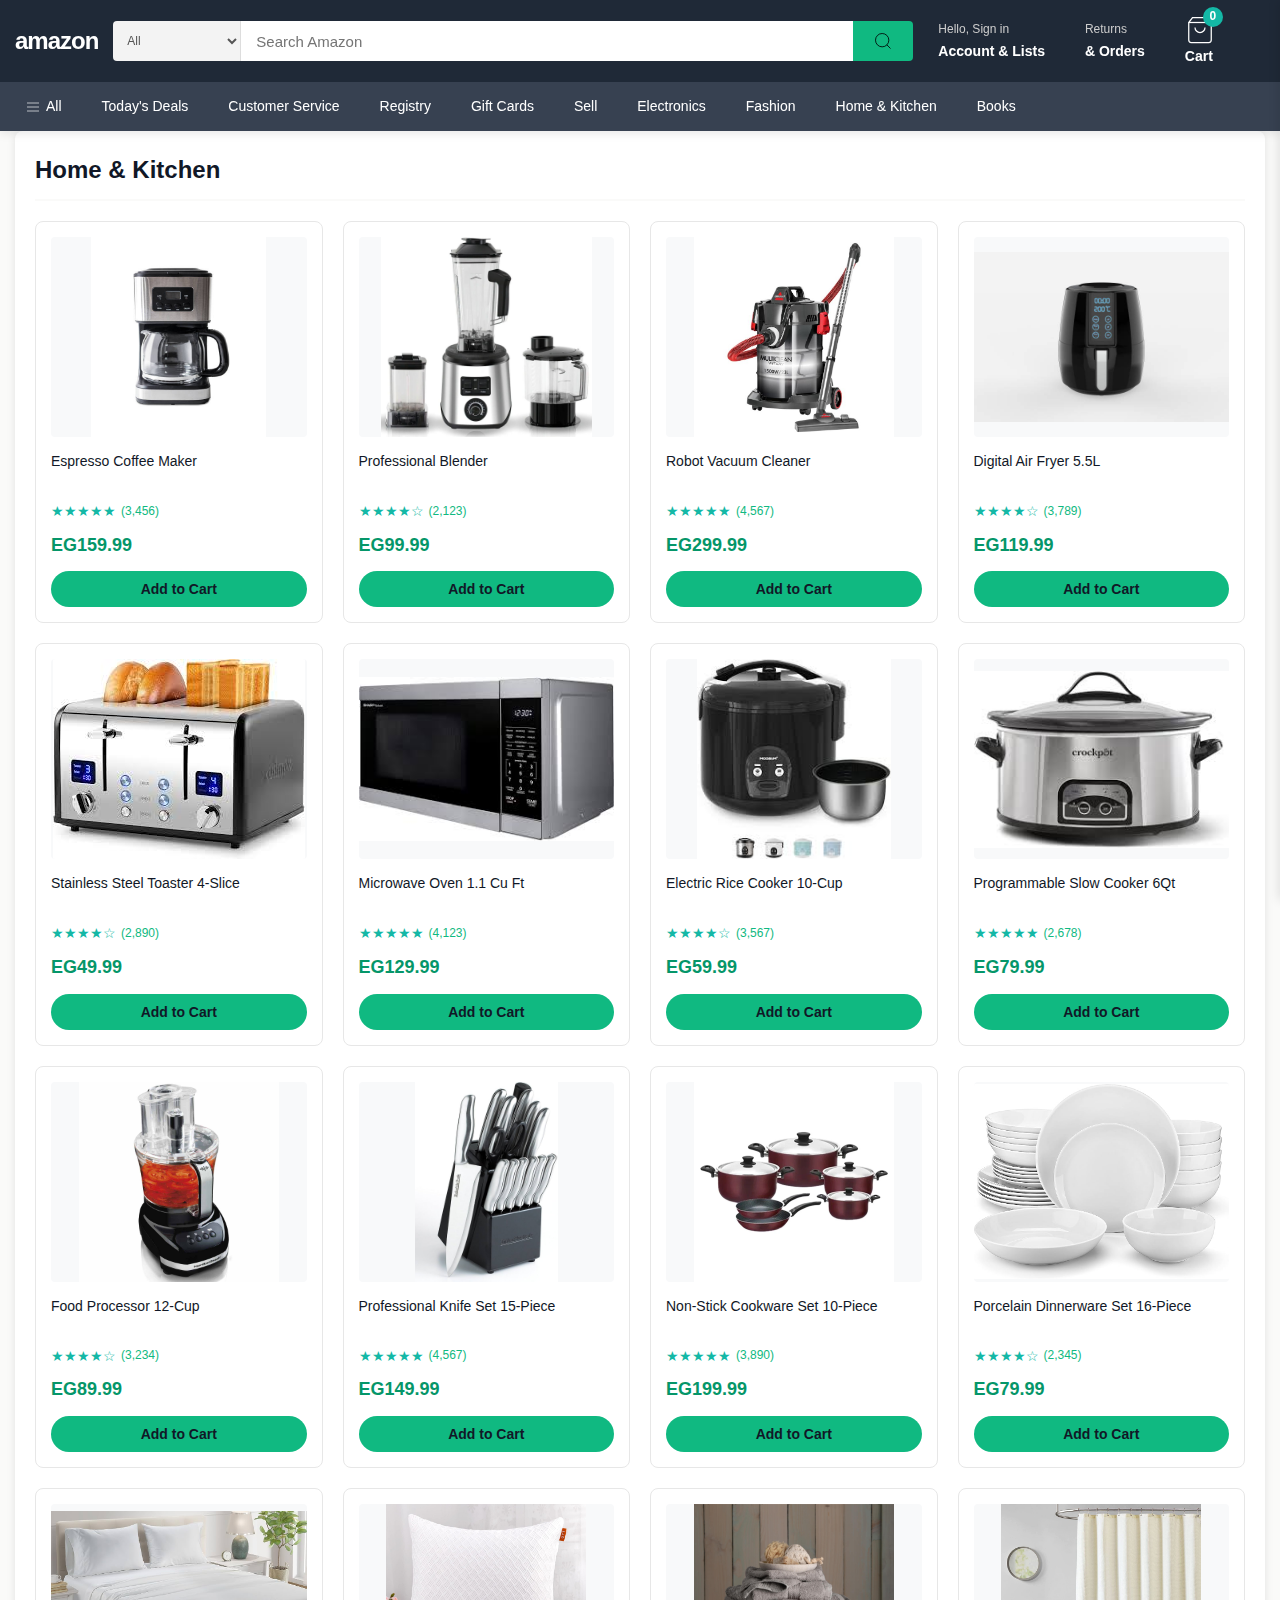
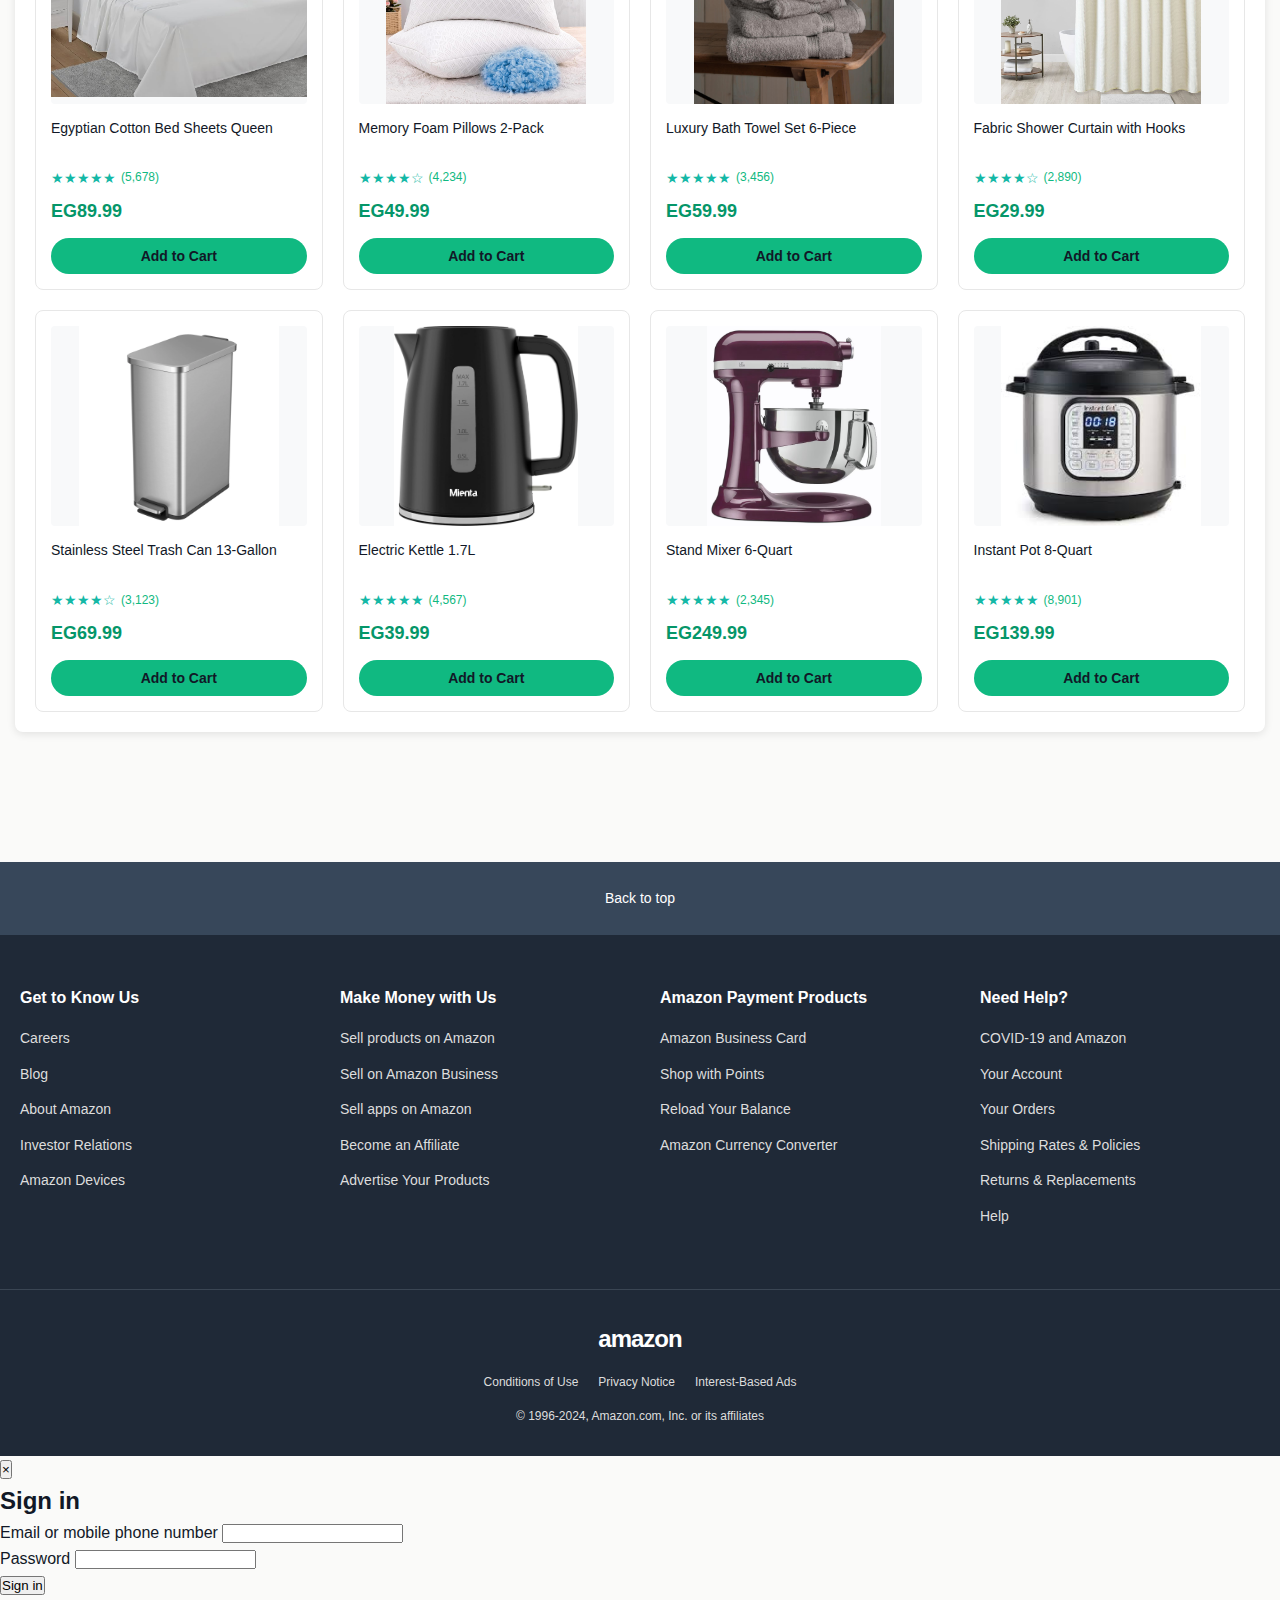
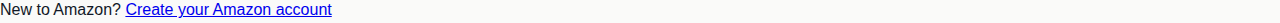
<file: home-kitchen.html>
<!DOCTYPE html>
<html lang="en">
<head>
    <meta charset="UTF-8">
    <meta name="viewport" content="width=device-width, initial-scale=1.0">
    <title>Home & Kitchen - Amazon Clone</title>
    <link rel="stylesheet" href="styles.css">
    <script src="app.js" defer></script>
</head>
<body>
    <!-- Header -->
    <header class="header">
        <div class="header-top">
            <div class="logo" onclick="window.location.href='index.html'">
                <span class="logo-text">amazon</span>
            </div>
            <div class="search-container">
                <select class="search-category">
                    <option>All</option>
                    <option>Electronics</option>
                    <option>Fashion</option>
                    <option>Home & Kitchen</option>
                    <option>Books</option>
                </select>
                <input type="text" class="search-input" id="searchInput" placeholder="Search Amazon">
                <button class="search-btn" id="searchBtn">
                    <svg width="20" height="20" viewBox="0 0 24 24" fill="none" stroke="currentColor">
                        <circle cx="11" cy="11" r="8"></circle>
                        <path d="m21 21-4.35-4.35"></path>
                    </svg>
                </button>
            </div>
            <div class="header-right">
                <div class="header-item" id="signInHeaderItem">
<span class="header-line-1">Hello, Sign in</span>
                    <span class="header-line-2">Account & Lists</span>
                </div>
                <div class="header-item" id="ordersHeaderItem">
<span class="header-line-1">Returns</span>
                    <span class="header-line-2">& Orders</span>
                </div>
                <div class="header-item cart" onclick="openCart()">
                    <div class="cart-icon">
                        <svg width="30" height="30" viewBox="0 0 24 24" fill="none" stroke="currentColor">
                            <path d="M6 2L3 6v14a2 2 0 0 0 2 2h14a2 2 0 0 0 2-2V6l-3-4z"></path>
                            <line x1="3" y1="6" x2="21" y2="6"></line>
                            <path d="M16 10a4 4 0 0 1-8 0"></path>
                        </svg>
                        <span class="cart-count" id="cartCount">0</span>
                    </div>
                    <span class="header-line-2">Cart</span>
                </div>
            </div>
        </div>
        <nav class="nav-menu">
            <a href="index.html" class="nav-link">
                <svg width="16" height="16" viewBox="0 0 24 24" fill="none" stroke="currentColor">
                    <line x1="3" y1="12" x2="21" y2="12"></line>
                    <line x1="3" y1="6" x2="21" y2="6"></line>
                    <line x1="3" y1="18" x2="21" y2="18"></line>
                </svg>
                All
            </a>
            <a href="deals.html" class="nav-link">Today's Deals</a>
            <a href="customer-service.html" class="nav-link">Customer Service</a>
            <a href="registry.html" class="nav-link">Registry</a>
            <a href="gift-cards.html" class="nav-link">Gift Cards</a>
            <a href="sell.html" class="nav-link">Sell</a>
            <a href="electronics.html" class="nav-link">Electronics</a>
            <a href="fashion.html" class="nav-link">Fashion</a>
            <a href="home-kitchen.html" class="nav-link">Home & Kitchen</a>
            <a href="books.html" class="nav-link">Books</a>
        </nav>
    </header>

    <!-- Main Content -->
    <main class="main-content">
        <section class="product-section">
            <div class="section-header">
                <h2>Home & Kitchen</h2>
            </div>
            <div class="product-grid" id="productGrid">
                <!-- Products will be rendered here -->
            </div>
        </section>
    </main>

    <!-- Footer -->
    <footer class="footer">
        <div class="footer-top">
            <a href="#" class="back-to-top">Back to top</a>
        </div>
        <div class="footer-content">
            <div class="footer-column">
                <h3>Get to Know Us</h3>
                <ul>
                    <li><a href="#">Careers</a></li>
                    <li><a href="#">Blog</a></li>
                    <li><a href="#">About Amazon</a></li>
                    <li><a href="#">Investor Relations</a></li>
                    <li><a href="#">Amazon Devices</a></li>
                </ul>
            </div>
            <div class="footer-column">
                <h3>Make Money with Us</h3>
                <ul>
                    <li><a href="#">Sell products on Amazon</a></li>
                    <li><a href="#">Sell on Amazon Business</a></li>
                    <li><a href="#">Sell apps on Amazon</a></li>
                    <li><a href="#">Become an Affiliate</a></li>
                    <li><a href="#">Advertise Your Products</a></li>
                </ul>
            </div>
            <div class="footer-column">
                <h3>Amazon Payment Products</h3>
                <ul>
                    <li><a href="#">Amazon Business Card</a></li>
                    <li><a href="#">Shop with Points</a></li>
                    <li><a href="#">Reload Your Balance</a></li>
                    <li><a href="#">Amazon Currency Converter</a></li>
                </ul>
            </div>
            <div class="footer-column">
                <h3>Need Help?</h3>
                <ul>
                    <li><a href="#">COVID-19 and Amazon</a></li>
                    <li><a href="#">Your Account</a></li>
                    <li><a href="#">Your Orders</a></li>
                    <li><a href="#">Shipping Rates & Policies</a></li>
                    <li><a href="#">Returns & Replacements</a></li>
                    <li><a href="#">Help</a></li>
                </ul>
            </div>
        </div>
        <div class="footer-bottom">
            <div class="footer-logo">
                <span class="logo-text">amazon</span>
            </div>
            <div class="footer-links">
                <a href="#">Conditions of Use</a>
                <a href="#">Privacy Notice</a>
                <a href="#">Interest-Based Ads</a>
            </div>
            <div class="copyright">
                <p>&copy; 1996-2024, Amazon.com, Inc. or its affiliates</p>
            </div>
        </div>
    </footer>

    <!-- Shopping Cart Sidebar -->
    <div class="cart-sidebar" id="cartSidebar">
        <div class="cart-sidebar-header">
            <h2>Shopping Cart</h2>
            <button class="close-cart" id="closeCart">&times;</button>
        </div>
        <div class="cart-items" id="cartItems">
            <div class="empty-cart">
                <p>Your cart is empty</p>
                <button class="continue-shopping-btn" onclick="closeCart()">Continue Shopping</button>
            </div>
        </div>
        <div class="cart-footer" id="cartFooter" style="display: none;">
            <div class="cart-total">
                <div class="subtotal">
                    <span>Subtotal:</span>
                    <span id="cartSubtotal">EG0.00</span>
                </div>
                <div class="tax">
                    <span>Tax (14%):</span>
                    <span id="cartTax">EG0.00</span>
                </div>
                <div class="total">
                    <span>Total:</span>
                    <span id="cartTotal">EG0.00</span>
                </div>
            </div>
            <button class="checkout-btn" id="checkoutBtn">Proceed to Checkout</button>
        </div>
    </div>
    <div class="cart-overlay" id="cartOverlay"></div>

    <!-- Product Detail Modal -->
    <div class="product-modal" id="productModal">
        <div class="modal-content">
            <button class="close-modal" id="closeModal">&times;</button>
            <div class="modal-body" id="modalBody">
                <!-- Product details will be inserted here -->
            </div>
        </div>
        <div class="modal-overlay" id="modalOverlay"></div>
    </div>

    <!-- Checkout Modal -->
    <div class="checkout-modal" id="checkoutModal">
        <div class="checkout-content">
            <button class="close-checkout" id="closeCheckout">&times;</button>
            <h2>Checkout</h2>
            <div class="checkout-form">
                <div class="form-section">
                    <h3>Shipping Information</h3>
                    <input type="text" id="fullName" placeholder="Full Name" required>
                    <input type="email" id="email" placeholder="Email Address" required>
                    <input type="tel" id="phone" placeholder="Phone Number" required>
                    <input type="text" id="address" placeholder="Street Address" required>
                    <div class="form-row">
                        <input type="text" id="city" placeholder="City" required>
                        <input type="text" id="zipCode" placeholder="ZIP Code" required>
                    </div>
                    <select id="country" required>
                        <option value="">Select Country</option>
                        <option value="EG">Egypt</option>
                        <option value="US">United States</option>
                        <option value="UK">United Kingdom</option>
                    </select>
                </div>
                <div class="form-section">
                    <h3>Payment Information</h3>
                    <input type="text" id="cardNumber" placeholder="Card Number" maxlength="19" required>
                    <div class="form-row">
                        <input type="text" id="expiryDate" placeholder="MM/YY" maxlength="5" required>
                        <input type="text" id="cvv" placeholder="CVV" maxlength="3" required>
                    </div>
                </div>
                <div class="order-summary">
                    <h3>Order Summary</h3>
                    <div id="checkoutItems"></div>
                    <div class="summary-total">
                        <div class="summary-row">
                            <span>Subtotal:</span>
                            <span id="checkoutSubtotal">EG0.00</span>
                        </div>
                        <div class="summary-row">
                            <span>Tax (14%):</span>
                            <span id="checkoutTax">EG0.00</span>
                        </div>
                        <div class="summary-row total-row">
                            <span>Total:</span>
                            <span id="checkoutTotal">EG0.00</span>
                        </div>
                    </div>
                </div>
                <button class="place-order-btn" id="placeOrderBtn">Place Order</button>
            </div>
        </div>
        <div class="checkout-overlay" id="checkoutOverlay"></div>
    </div>

    <!-- Order Success Modal -->
    <div class="success-modal" id="successModal">
        <div class="success-content">
            <div class="success-icon">✓</div>
            <h2>Order Placed Successfully!</h2>
            <p>Thank you for your purchase. Your order confirmation has been sent to your email.</p>
            <p class="order-id">Order ID: <span id="orderId"></span></p>
            <button class="continue-shopping-btn" onclick="closeSuccessModal()">Continue Shopping</button>
        </div>
    </div>

    <!-- Sign In Modal -->
    <div class="signin-modal" id="signInModal">
        <div class="signin-content">
            <button class="close-signin" id="closeSignIn">&times;</button>
            <div class="signin-header">
                <h2>Sign in</h2>
            </div>
            <div id="signInTab">
                <form id="signInForm" class="signin-form">
                    <div class="form-group">
                        <label for="signInEmail">Email or mobile phone number</label>
                        <input type="email" id="signInEmail" required>
                    </div>
                    <div class="form-group">
                        <label for="signInPassword">Password</label>
                        <input type="password" id="signInPassword" required>
                    </div>
                    <button type="submit" class="signin-btn">Sign in</button>
                </form>
                <div class="signin-footer">
                    <p>New to Amazon? <a href="#" id="switchToCreate">Create your Amazon account</a></p>
                </div>
            </div>
            <div id="createAccountTab" style="display: none;">
                <form id="createAccountForm" class="signin-form">
                    <div class="form-group">
                        <label for="createName">Your name</label>
                        <input type="text" id="createName" required>
                    </div>
                    <div class="form-group">
                        <label for="createEmail">Email</label>
                        <input type="email" id="createEmail" required>
                    </div>
                    <div class="form-group">
                        <label for="createPassword">Password</label>
                        <input type="password" id="createPassword" placeholder="At least 6 characters" minlength="6" required>
                    </div>
                    <button type="submit" class="signin-btn">Create account</button>
                </form>
                <div class="signin-footer">
                    <p>Already have an account? <a href="#" id="switchToSignIn">Sign in</a></p>
                </div>
            </div>
        </div>
        <div class="signin-overlay" id="signInOverlay"></div>
    </div>

    <script>
        document.addEventListener('DOMContentLoaded', function() {
            renderProductsByCategory('Home & Kitchen', 'productGrid');
        });
    </script>


</body>
</html>
</file>
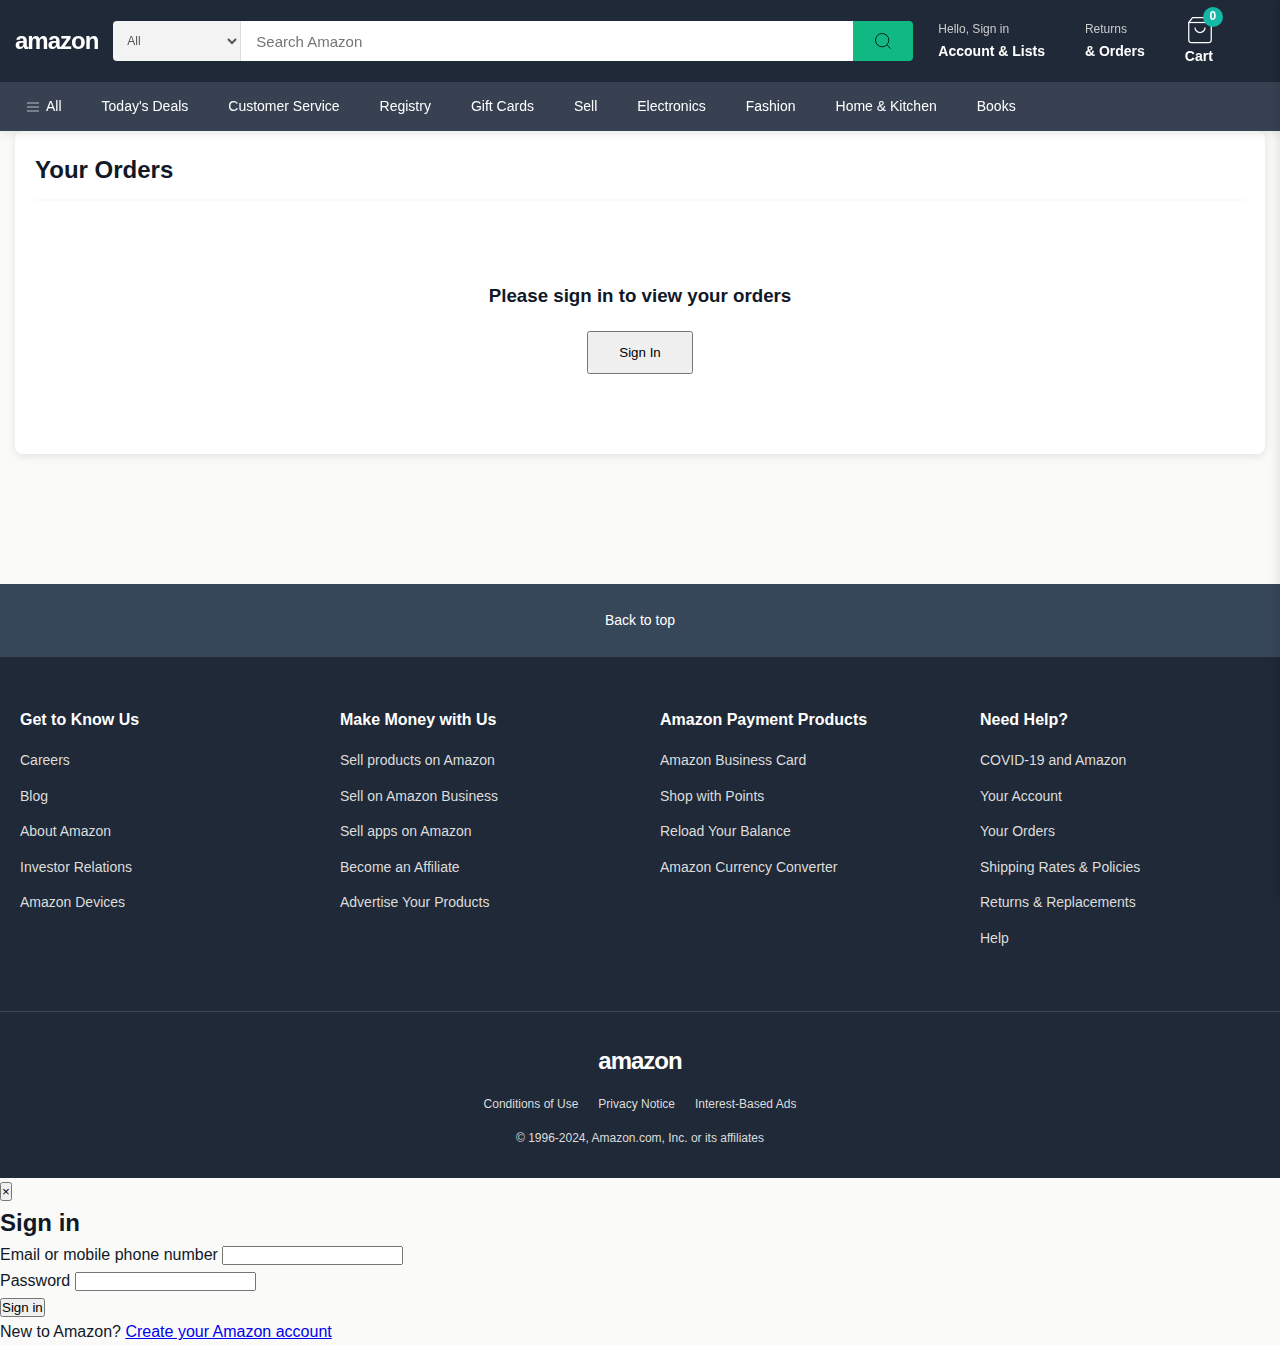
<file: orders.html>
<!DOCTYPE html>
<html lang="en">
<head>
    <meta charset="UTF-8">
    <meta name="viewport" content="width=device-width, initial-scale=1.0">
    <title>Your Orders - Amazon Clone</title>
    <link rel="stylesheet" href="styles.css">
    <script src="app.js" defer></script>
</head>
<body>
    <!-- Header -->
    <header class="header">
        <div class="header-top">
            <div class="logo" onclick="window.location.href='index.html'">
                <span class="logo-text">amazon</span>
            </div>
            <div class="search-container">
                <select class="search-category">
                    <option>All</option>
                    <option>Electronics</option>
                    <option>Fashion</option>
                    <option>Home & Kitchen</option>
                    <option>Books</option>
                </select>
                <input type="text" class="search-input" id="searchInput" placeholder="Search Amazon">
                <button class="search-btn" id="searchBtn">
                    <svg width="20" height="20" viewBox="0 0 24 24" fill="none" stroke="currentColor">
                        <circle cx="11" cy="11" r="8"></circle>
                        <path d="m21 21-4.35-4.35"></path>
                    </svg>
                </button>
            </div>
            <div class="header-right">
                <div class="header-item" onclick="openSignInModal()">
                    <span class="header-line-1" id="userGreeting">Hello, Sign in</span>
                    <span class="header-line-2">Account & Lists</span>
                </div>
                <div class="header-item" onclick="window.location.href='orders.html'">
                    <span class="header-line-1">Returns</span>
                    <span class="header-line-2">& Orders</span>
                </div>
                <div class="header-item cart" onclick="openCart()">
                    <div class="cart-icon">
                        <svg width="30" height="30" viewBox="0 0 24 24" fill="none" stroke="currentColor">
                            <path d="M6 2L3 6v14a2 2 0 0 0 2 2h14a2 2 0 0 0 2-2V6l-3-4z"></path>
                            <line x1="3" y1="6" x2="21" y2="6"></line>
                            <path d="M16 10a4 4 0 0 1-8 0"></path>
                        </svg>
                        <span class="cart-count" id="cartCount">0</span>
                    </div>
                    <span class="header-line-2">Cart</span>
                </div>
            </div>
        </div>
        <nav class="nav-menu">
            <a href="index.html" class="nav-link">
                <svg width="16" height="16" viewBox="0 0 24 24" fill="none" stroke="currentColor">
                    <line x1="3" y1="12" x2="21" y2="12"></line>
                    <line x1="3" y1="6" x2="21" y2="6"></line>
                    <line x1="3" y1="18" x2="21" y2="18"></line>
                </svg>
                All
            </a>
            <a href="deals.html" class="nav-link">Today's Deals</a>
            <a href="customer-service.html" class="nav-link">Customer Service</a>
            <a href="registry.html" class="nav-link">Registry</a>
            <a href="gift-cards.html" class="nav-link">Gift Cards</a>
            <a href="sell.html" class="nav-link">Sell</a>
            <a href="electronics.html" class="nav-link">Electronics</a>
            <a href="fashion.html" class="nav-link">Fashion</a>
            <a href="home-kitchen.html" class="nav-link">Home & Kitchen</a>
            <a href="books.html" class="nav-link">Books</a>
        </nav>
    </header>

    <!-- Main Content -->
    <main class="main-content">
        <section class="product-section">
            <div class="section-header">
                <h2>Your Orders</h2>
                <button class="signout-btn" id="signOutBtn" style="display: none;">Sign Out</button>
            </div>
            <div id="ordersContainer" style="padding: 20px;">
                <!-- Orders will be displayed here -->
            </div>
        </section>
    </main>

    <!-- Footer -->
    <footer class="footer">
        <div class="footer-top">
            <a href="#" class="back-to-top">Back to top</a>
        </div>
        <div class="footer-content">
            <div class="footer-column">
                <h3>Get to Know Us</h3>
                <ul>
                    <li><a href="#">Careers</a></li>
                    <li><a href="#">Blog</a></li>
                    <li><a href="#">About Amazon</a></li>
                    <li><a href="#">Investor Relations</a></li>
                    <li><a href="#">Amazon Devices</a></li>
                </ul>
            </div>
            <div class="footer-column">
                <h3>Make Money with Us</h3>
                <ul>
                    <li><a href="#">Sell products on Amazon</a></li>
                    <li><a href="#">Sell on Amazon Business</a></li>
                    <li><a href="#">Sell apps on Amazon</a></li>
                    <li><a href="#">Become an Affiliate</a></li>
                    <li><a href="#">Advertise Your Products</a></li>
                </ul>
            </div>
            <div class="footer-column">
                <h3>Amazon Payment Products</h3>
                <ul>
                    <li><a href="#">Amazon Business Card</a></li>
                    <li><a href="#">Shop with Points</a></li>
                    <li><a href="#">Reload Your Balance</a></li>
                    <li><a href="#">Amazon Currency Converter</a></li>
                </ul>
            </div>
            <div class="footer-column">
                <h3>Need Help?</h3>
                <ul>
                    <li><a href="#">COVID-19 and Amazon</a></li>
                    <li><a href="#">Your Account</a></li>
                    <li><a href="#">Your Orders</a></li>
                    <li><a href="#">Shipping Rates & Policies</a></li>
                    <li><a href="#">Returns & Replacements</a></li>
                    <li><a href="#">Help</a></li>
                </ul>
            </div>
        </div>
        <div class="footer-bottom">
            <div class="footer-logo">
                <span class="logo-text">amazon</span>
            </div>
            <div class="footer-links">
                <a href="#">Conditions of Use</a>
                <a href="#">Privacy Notice</a>
                <a href="#">Interest-Based Ads</a>
            </div>
            <div class="copyright">
                <p>&copy; 1996-2024, Amazon.com, Inc. or its affiliates</p>
            </div>
        </div>
    </footer>

    <!-- Shopping Cart Sidebar -->
    <div class="cart-sidebar" id="cartSidebar">
        <div class="cart-sidebar-header">
            <h2>Shopping Cart</h2>
            <button class="close-cart" id="closeCart">&times;</button>
        </div>
        <div class="cart-items" id="cartItems">
            <div class="empty-cart">
                <p>Your cart is empty</p>
                <button class="continue-shopping-btn" onclick="closeCart()">Continue Shopping</button>
            </div>
        </div>
        <div class="cart-footer" id="cartFooter" style="display: none;">
            <div class="cart-total">
                <div class="subtotal">
                    <span>Subtotal:</span>
                    <span id="cartSubtotal">EG0.00</span>
                </div>
                <div class="tax">
                    <span>Tax (14%):</span>
                    <span id="cartTax">EG0.00</span>
                </div>
                <div class="total">
                    <span>Total:</span>
                    <span id="cartTotal">EG0.00</span>
                </div>
            </div>
            <button class="checkout-btn" id="checkoutBtn">Proceed to Checkout</button>
        </div>
    </div>
    <div class="cart-overlay" id="cartOverlay"></div>

    <!-- Sign In Modal -->
    <div class="signin-modal" id="signInModal">
        <div class="signin-content">
            <button class="close-signin" id="closeSignIn">&times;</button>
            <div class="signin-header">
                <h2>Sign in</h2>
            </div>
            
            <!-- Sign In Tab -->
            <div id="signInTab">
                <form id="signInForm" class="signin-form">
                    <div class="form-group">
                        <label for="signInEmail">Email or mobile phone number</label>
                        <input type="email" id="signInEmail" required>
                    </div>
                    <div class="form-group">
                        <label for="signInPassword">Password</label>
                        <input type="password" id="signInPassword" required>
                    </div>
                    <button type="submit" class="signin-btn">Sign in</button>
                </form>
                <div class="signin-footer">
                    <p>New to Amazon? <a href="#" id="switchToCreate">Create your Amazon account</a></p>
                </div>
            </div>
            
            <!-- Create Account Tab -->
            <div id="createAccountTab" style="display: none;">
                <form id="createAccountForm" class="signin-form">
                    <div class="form-group">
                        <label for="createName">Your name</label>
                        <input type="text" id="createName" required>
                    </div>
                    <div class="form-group">
                        <label for="createEmail">Email</label>
                        <input type="email" id="createEmail" required>
                    </div>
                    <div class="form-group">
                        <label for="createPassword">Password</label>
                        <input type="password" id="createPassword" placeholder="At least 6 characters" minlength="6" required>
                    </div>
                    <button type="submit" class="signin-btn">Create account</button>
                </form>
                <div class="signin-footer">
                    <p>Already have an account? <a href="#" id="switchToSignIn">Sign in</a></p>
                </div>
            </div>
        </div>
        <div class="signin-overlay" id="signInOverlay"></div>
    </div>

    <script>
        document.addEventListener('DOMContentLoaded', function() {
            const currentUser = JSON.parse(localStorage.getItem('currentUser'));
            const orders = JSON.parse(localStorage.getItem('orders')) || [];
            const ordersContainer = document.getElementById('ordersContainer');
            const signOutBtn = document.getElementById('signOutBtn');
            const userGreeting = document.getElementById('userGreeting');
            
            if (!currentUser) {
                ordersContainer.innerHTML = `
                    <div style="text-align: center; padding: 40px;">
                        <h3 style="margin-bottom: 20px;">Please sign in to view your orders</h3>
                        <button onclick="openSignInModal()" class="signin-btn" style="padding: 12px 30px;">Sign In</button>
                    </div>
                `;
            } else {
                if (userGreeting) {
                    userGreeting.textContent = `Hello, ${currentUser.name.split(' ')[0]}`;
                }
                if (signOutBtn) {
                    signOutBtn.style.display = 'block';
                }
                
                if (orders.length === 0) {
                    ordersContainer.innerHTML = `
                        <div style="text-align: center; padding: 40px;">
                            <h3 style="margin-bottom: 20px;">You haven't placed any orders yet</h3>
                            <a href="index.html" class="signin-btn" style="display: inline-block; padding: 12px 30px; text-decoration: none;">Start Shopping</a>
                        </div>
                    `;
                } else {
                    ordersContainer.innerHTML = orders.reverse().map(order => {
                        const orderDate = new Date(order.date);
                        return `
                            <div class="order-card" style="background: white; border: 1px solid #ddd; border-radius: 8px; padding: 20px; margin-bottom: 20px;">
                                <div style="display: flex; justify-content: space-between; align-items: start; margin-bottom: 15px; border-bottom: 1px solid #eee; padding-bottom: 15px;">
                                    <div>
                                        <p style="margin: 0; color: #666; font-size: 14px;">ORDER PLACED</p>
                                        <p style="margin: 5px 0 0 0; font-weight: 600;">${orderDate.toLocaleDateString()}</p>
                                    </div>
                                    <div>
                                        <p style="margin: 0; color: #666; font-size: 14px;">TOTAL</p>
                                        <p style="margin: 5px 0 0 0; font-weight: 600;">EG${order.total.toFixed(2)}</p>
                                    </div>
                                    <div>
                                        <p style="margin: 0; color: #666; font-size: 14px;">SHIP TO</p>
                                        <p style="margin: 5px 0 0 0; font-weight: 600;">${order.shippingInfo.fullName}</p>
                                    </div>
                                    <div>
                                        <p style="margin: 0; color: #666; font-size: 14px;">ORDER #</p>
                                        <p style="margin: 5px 0 0 0; font-weight: 600; font-size: 12px;">${order.id}</p>
                                    </div>
                                </div>
                                <div style="margin-bottom: 15px;">
                                    <span style="background: #238823; color: white; padding: 5px 10px; border-radius: 4px; font-size: 12px; font-weight: 600;">${order.status}</span>
                                </div>
                                <div class="order-items">
                                    ${order.items.map(item => `
                                        <div style="display: flex; gap: 15px; margin-bottom: 15px; padding-bottom: 15px; border-bottom: 1px solid #eee;">
                                            <img src="${item.image}" alt="${item.name}" style="width: 80px; height: 80px; object-fit: contain;">
                                            <div style="flex: 1;">
                                                <h4 style="margin: 0 0 5px 0; font-size: 16px;">${item.name}</h4>
                                                <p style="margin: 0; color: #666; font-size: 14px;">Quantity: ${item.quantity}</p>
                                                <p style="margin: 5px 0 0 0; font-weight: 600; color: #b12704;">EG${item.price.toFixed(2)}</p>
                                            </div>
                                        </div>
                                    `).join('')}
                                </div>
                                <div style="margin-top: 15px; display: flex; gap: 10px;">
                                    <button class="order-action-btn">Track Package</button>
                                    <button class="order-action-btn">Leave Package Feedback</button>
                                    <button class="order-action-btn">Write a Product Review</button>
                                </div>
                            </div>
                        `;
                    }).join('');
                }
            }
        });
    </script>
</body>
</html>
</file>
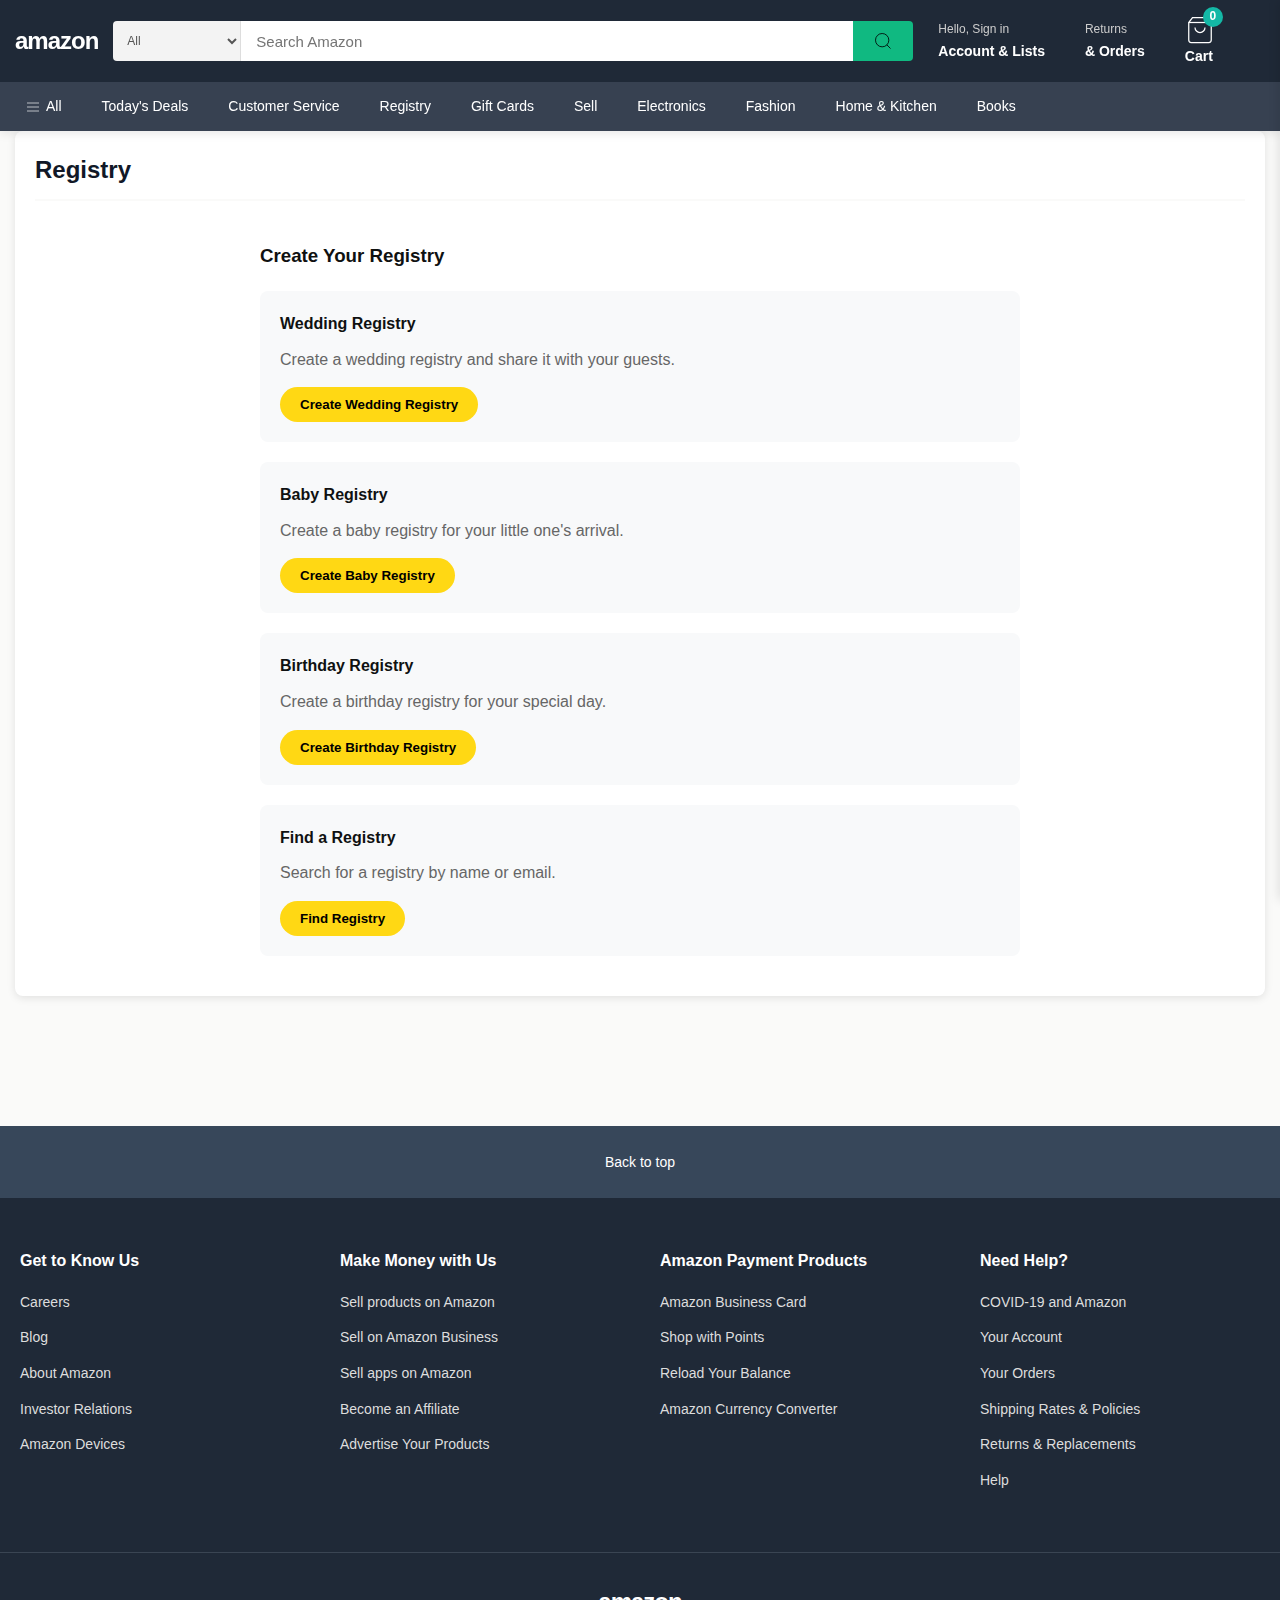
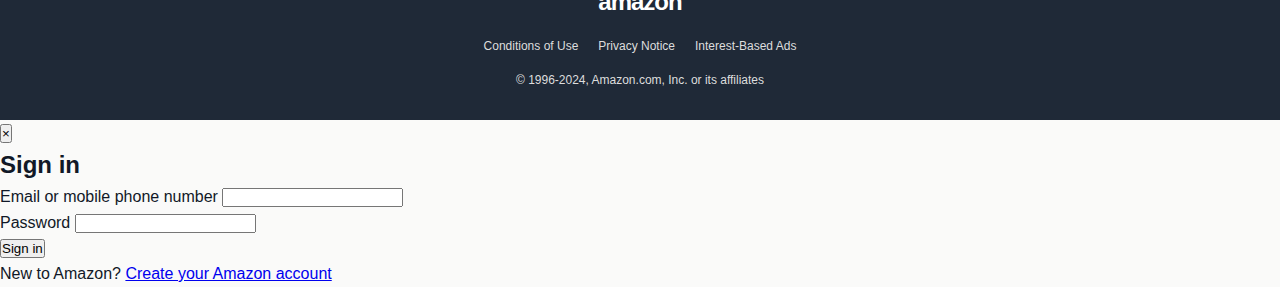
<file: registry.html>
<!DOCTYPE html>
<html lang="en">
<head>
    <meta charset="UTF-8">
    <meta name="viewport" content="width=device-width, initial-scale=1.0">
    <title>Registry - Amazon Clone</title>
    <link rel="stylesheet" href="styles.css">
    <script src="app.js" defer></script>
</head>
<body>
    <!-- Header -->
    <header class="header">
        <div class="header-top">
            <div class="logo" onclick="window.location.href='index.html'">
                <span class="logo-text">amazon</span>
            </div>
            <div class="search-container">
                <select class="search-category">
                    <option>All</option>
                    <option>Electronics</option>
                    <option>Fashion</option>
                    <option>Home & Kitchen</option>
                    <option>Books</option>
                </select>
                <input type="text" class="search-input" id="searchInput" placeholder="Search Amazon">
                <button class="search-btn" id="searchBtn">
                    <svg width="20" height="20" viewBox="0 0 24 24" fill="none" stroke="currentColor">
                        <circle cx="11" cy="11" r="8"></circle>
                        <path d="m21 21-4.35-4.35"></path>
                    </svg>
                </button>
            </div>
            <div class="header-right">
                <div class="header-item" id="signInHeaderItem">
<span class="header-line-1">Hello, Sign in</span>
                    <span class="header-line-2">Account & Lists</span>
                </div>
                <div class="header-item" id="ordersHeaderItem">
<span class="header-line-1">Returns</span>
                    <span class="header-line-2">& Orders</span>
                </div>
                <div class="header-item cart" onclick="openCart()">
                    <div class="cart-icon">
                        <svg width="30" height="30" viewBox="0 0 24 24" fill="none" stroke="currentColor">
                            <path d="M6 2L3 6v14a2 2 0 0 0 2 2h14a2 2 0 0 0 2-2V6l-3-4z"></path>
                            <line x1="3" y1="6" x2="21" y2="6"></line>
                            <path d="M16 10a4 4 0 0 1-8 0"></path>
                        </svg>
                        <span class="cart-count" id="cartCount">0</span>
                    </div>
                    <span class="header-line-2">Cart</span>
                </div>
            </div>
        </div>
        <nav class="nav-menu">
            <a href="index.html" class="nav-link">
                <svg width="16" height="16" viewBox="0 0 24 24" fill="none" stroke="currentColor">
                    <line x1="3" y1="12" x2="21" y2="12"></line>
                    <line x1="3" y1="6" x2="21" y2="6"></line>
                    <line x1="3" y1="18" x2="21" y2="18"></line>
                </svg>
                All
            </a>
            <a href="deals.html" class="nav-link">Today's Deals</a>
            <a href="customer-service.html" class="nav-link">Customer Service</a>
            <a href="registry.html" class="nav-link">Registry</a>
            <a href="gift-cards.html" class="nav-link">Gift Cards</a>
            <a href="sell.html" class="nav-link">Sell</a>
            <a href="electronics.html" class="nav-link">Electronics</a>
            <a href="fashion.html" class="nav-link">Fashion</a>
            <a href="home-kitchen.html" class="nav-link">Home & Kitchen</a>
            <a href="books.html" class="nav-link">Books</a>
        </nav>
    </header>

    <!-- Main Content -->
    <main class="main-content">
        <section class="product-section">
            <div class="section-header">
                <h2>Registry</h2>
            </div>
            <div style="padding: 20px; max-width: 800px; margin: 0 auto;">
                <h3 style="margin-bottom: 20px; color: #0f1111;">Create Your Registry</h3>
                <div style="display: grid; gap: 20px;">
                    <div style="background: #f8f9fa; padding: 20px; border-radius: 8px;">
                        <h4 style="margin-bottom: 10px; color: #0f1111;">Wedding Registry</h4>
                        <p style="color: #666; margin-bottom: 15px;">Create a wedding registry and share it with your guests.</p>
                        <button style="background: #ffd814; border: none; padding: 10px 20px; border-radius: 20px; cursor: pointer; font-weight: 600;">Create Wedding Registry</button>
                    </div>
                    <div style="background: #f8f9fa; padding: 20px; border-radius: 8px;">
                        <h4 style="margin-bottom: 10px; color: #0f1111;">Baby Registry</h4>
                        <p style="color: #666; margin-bottom: 15px;">Create a baby registry for your little one's arrival.</p>
                        <button style="background: #ffd814; border: none; padding: 10px 20px; border-radius: 20px; cursor: pointer; font-weight: 600;">Create Baby Registry</button>
                    </div>
                    <div style="background: #f8f9fa; padding: 20px; border-radius: 8px;">
                        <h4 style="margin-bottom: 10px; color: #0f1111;">Birthday Registry</h4>
                        <p style="color: #666; margin-bottom: 15px;">Create a birthday registry for your special day.</p>
                        <button style="background: #ffd814; border: none; padding: 10px 20px; border-radius: 20px; cursor: pointer; font-weight: 600;">Create Birthday Registry</button>
                    </div>
                    <div style="background: #f8f9fa; padding: 20px; border-radius: 8px;">
                        <h4 style="margin-bottom: 10px; color: #0f1111;">Find a Registry</h4>
                        <p style="color: #666; margin-bottom: 15px;">Search for a registry by name or email.</p>
                        <button style="background: #ffd814; border: none; padding: 10px 20px; border-radius: 20px; cursor: pointer; font-weight: 600;">Find Registry</button>
                    </div>
                </div>
            </div>
        </section>
    </main>

    <!-- Footer -->
    <footer class="footer">
        <div class="footer-top">
            <a href="#" class="back-to-top">Back to top</a>
        </div>
        <div class="footer-content">
            <div class="footer-column">
                <h3>Get to Know Us</h3>
                <ul>
                    <li><a href="#">Careers</a></li>
                    <li><a href="#">Blog</a></li>
                    <li><a href="#">About Amazon</a></li>
                    <li><a href="#">Investor Relations</a></li>
                    <li><a href="#">Amazon Devices</a></li>
                </ul>
            </div>
            <div class="footer-column">
                <h3>Make Money with Us</h3>
                <ul>
                    <li><a href="#">Sell products on Amazon</a></li>
                    <li><a href="#">Sell on Amazon Business</a></li>
                    <li><a href="#">Sell apps on Amazon</a></li>
                    <li><a href="#">Become an Affiliate</a></li>
                    <li><a href="#">Advertise Your Products</a></li>
                </ul>
            </div>
            <div class="footer-column">
                <h3>Amazon Payment Products</h3>
                <ul>
                    <li><a href="#">Amazon Business Card</a></li>
                    <li><a href="#">Shop with Points</a></li>
                    <li><a href="#">Reload Your Balance</a></li>
                    <li><a href="#">Amazon Currency Converter</a></li>
                </ul>
            </div>
            <div class="footer-column">
                <h3>Need Help?</h3>
                <ul>
                    <li><a href="#">COVID-19 and Amazon</a></li>
                    <li><a href="#">Your Account</a></li>
                    <li><a href="#">Your Orders</a></li>
                    <li><a href="#">Shipping Rates & Policies</a></li>
                    <li><a href="#">Returns & Replacements</a></li>
                    <li><a href="#">Help</a></li>
                </ul>
            </div>
        </div>
        <div class="footer-bottom">
            <div class="footer-logo">
                <span class="logo-text">amazon</span>
            </div>
            <div class="footer-links">
                <a href="#">Conditions of Use</a>
                <a href="#">Privacy Notice</a>
                <a href="#">Interest-Based Ads</a>
            </div>
            <div class="copyright">
                <p>&copy; 1996-2024, Amazon.com, Inc. or its affiliates</p>
            </div>
        </div>
    </footer>

    <!-- Sign In Modal -->
    <div class="signin-modal" id="signInModal">
        <div class="signin-content">
            <button class="close-signin" id="closeSignIn">&times;</button>
            <div class="signin-header"><h2>Sign in</h2></div>
            <div id="signInTab">
                <form id="signInForm" class="signin-form">
                    <div class="form-group">
                        <label for="signInEmail">Email or mobile phone number</label>
                        <input type="email" id="signInEmail" required>
                    </div>
                    <div class="form-group">
                        <label for="signInPassword">Password</label>
                        <input type="password" id="signInPassword" required>
                    </div>
                    <button type="submit" class="signin-btn">Sign in</button>
                </form>
                <div class="signin-footer">
                    <p>New to Amazon? <a href="#" id="switchToCreate">Create your Amazon account</a></p>
                </div>
            </div>
            <div id="createAccountTab" style="display: none;">
                <form id="createAccountForm" class="signin-form">
                    <div class="form-group">
                        <label for="createName">Your name</label>
                        <input type="text" id="createName" required>
                    </div>
                    <div class="form-group">
                        <label for="createEmail">Email</label>
                        <input type="email" id="createEmail" required>
                    </div>
                    <div class="form-group">
                        <label for="createPassword">Password</label>
                        <input type="password" id="createPassword" placeholder="At least 6 characters" minlength="6" required>
                    </div>
                    <button type="submit" class="signin-btn">Create account</button>
                </form>
                <div class="signin-footer">
                    <p>Already have an account? <a href="#" id="switchToSignIn">Sign in</a></p>
                </div>
            </div>
        </div>
        <div class="signin-overlay" id="signInOverlay"></div>
    </div>

    <!-- Shopping Cart Sidebar -->
    <div class="cart-sidebar" id="cartSidebar">
        <div class="cart-sidebar-header">
            <h2>Shopping Cart</h2>
            <button class="close-cart" id="closeCart">&times;</button>
        </div>
        <div class="cart-items" id="cartItems">
            <div class="empty-cart">
                <p>Your cart is empty</p>
                <button class="continue-shopping-btn" onclick="closeCart()">Continue Shopping</button>
            </div>
        </div>
        <div class="cart-footer" id="cartFooter" style="display: none;">
            <div class="cart-total">
                <div class="subtotal">
                    <span>Subtotal:</span>
                    <span id="cartSubtotal">EG0.00</span>
                </div>
                <div class="tax">
                    <span>Tax (14%):</span>
                    <span id="cartTax">EG0.00</span>
                </div>
                <div class="total">
                    <span>Total:</span>
                    <span id="cartTotal">EG0.00</span>
                </div>
            </div>
            <button class="checkout-btn" id="checkoutBtn">Proceed to Checkout</button>
        </div>
    </div>
    <div class="cart-overlay" id="cartOverlay"></div>


</body>
</html>
</file>
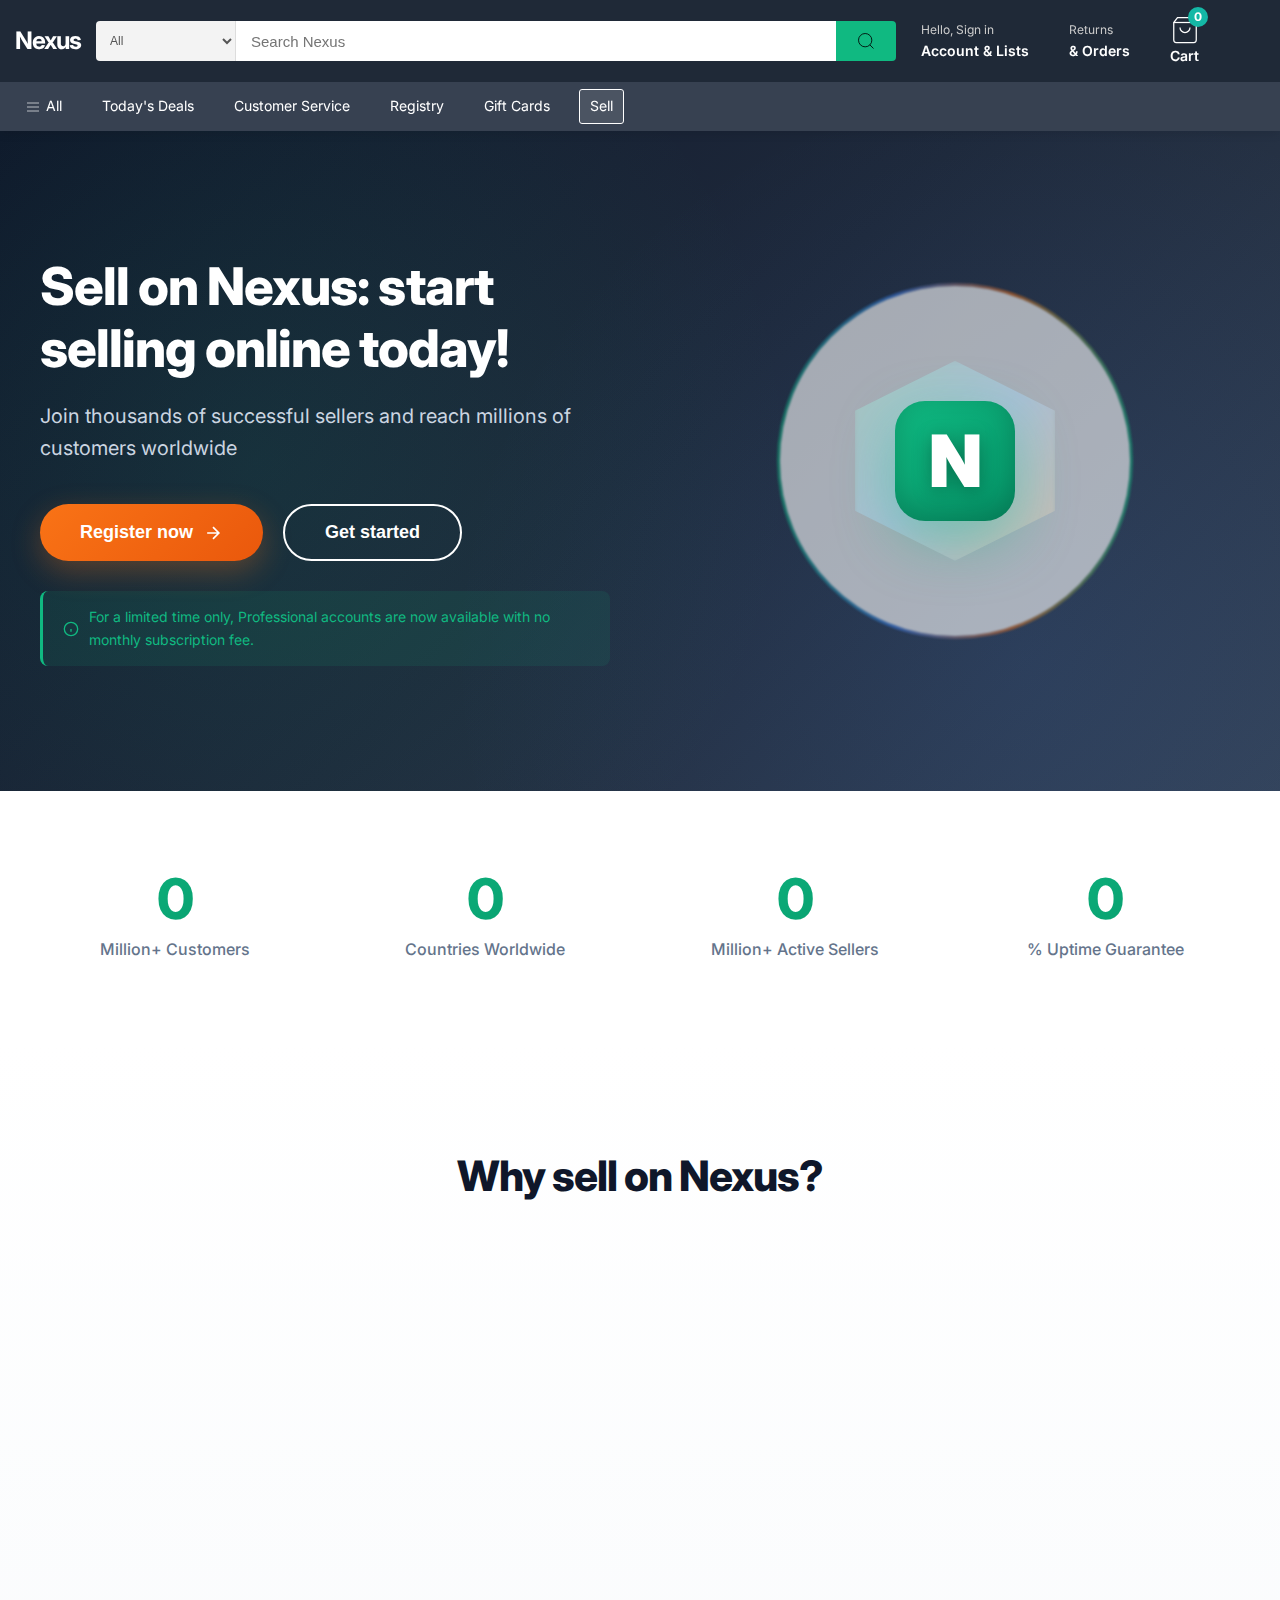
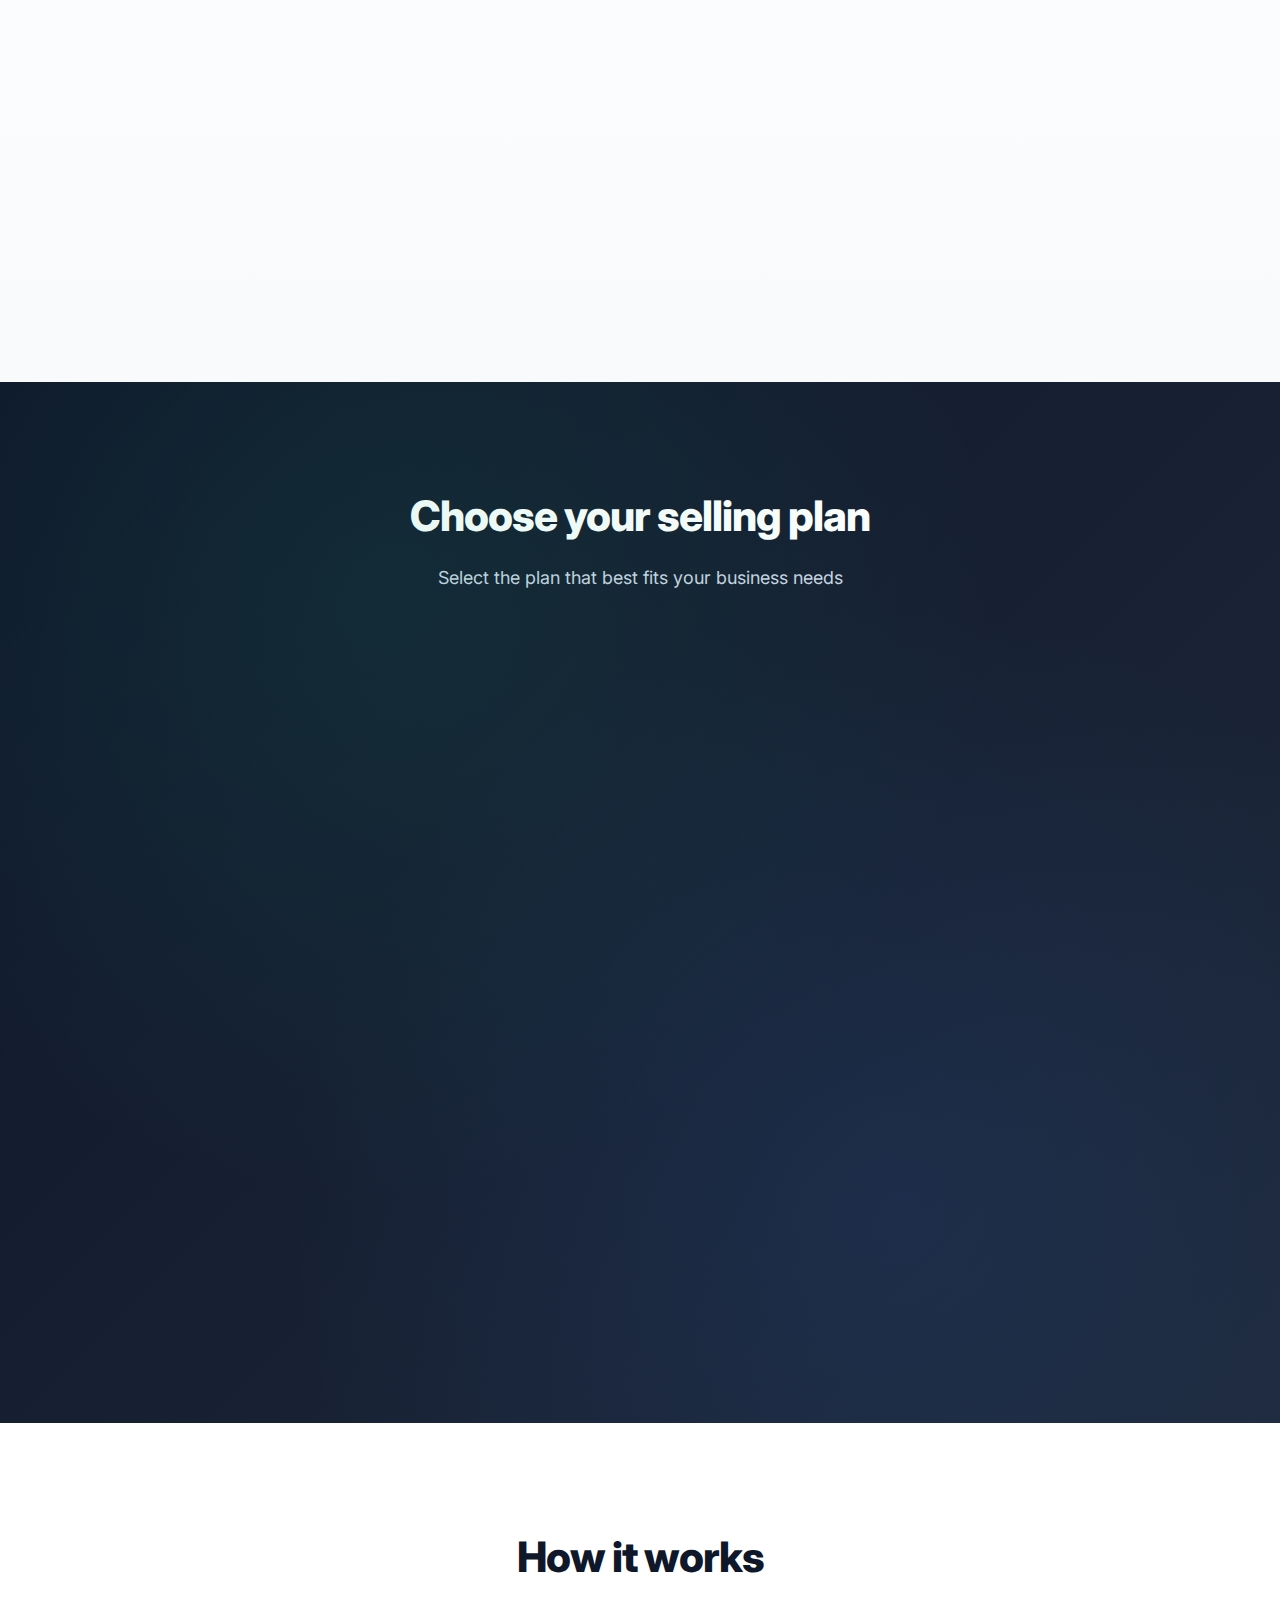
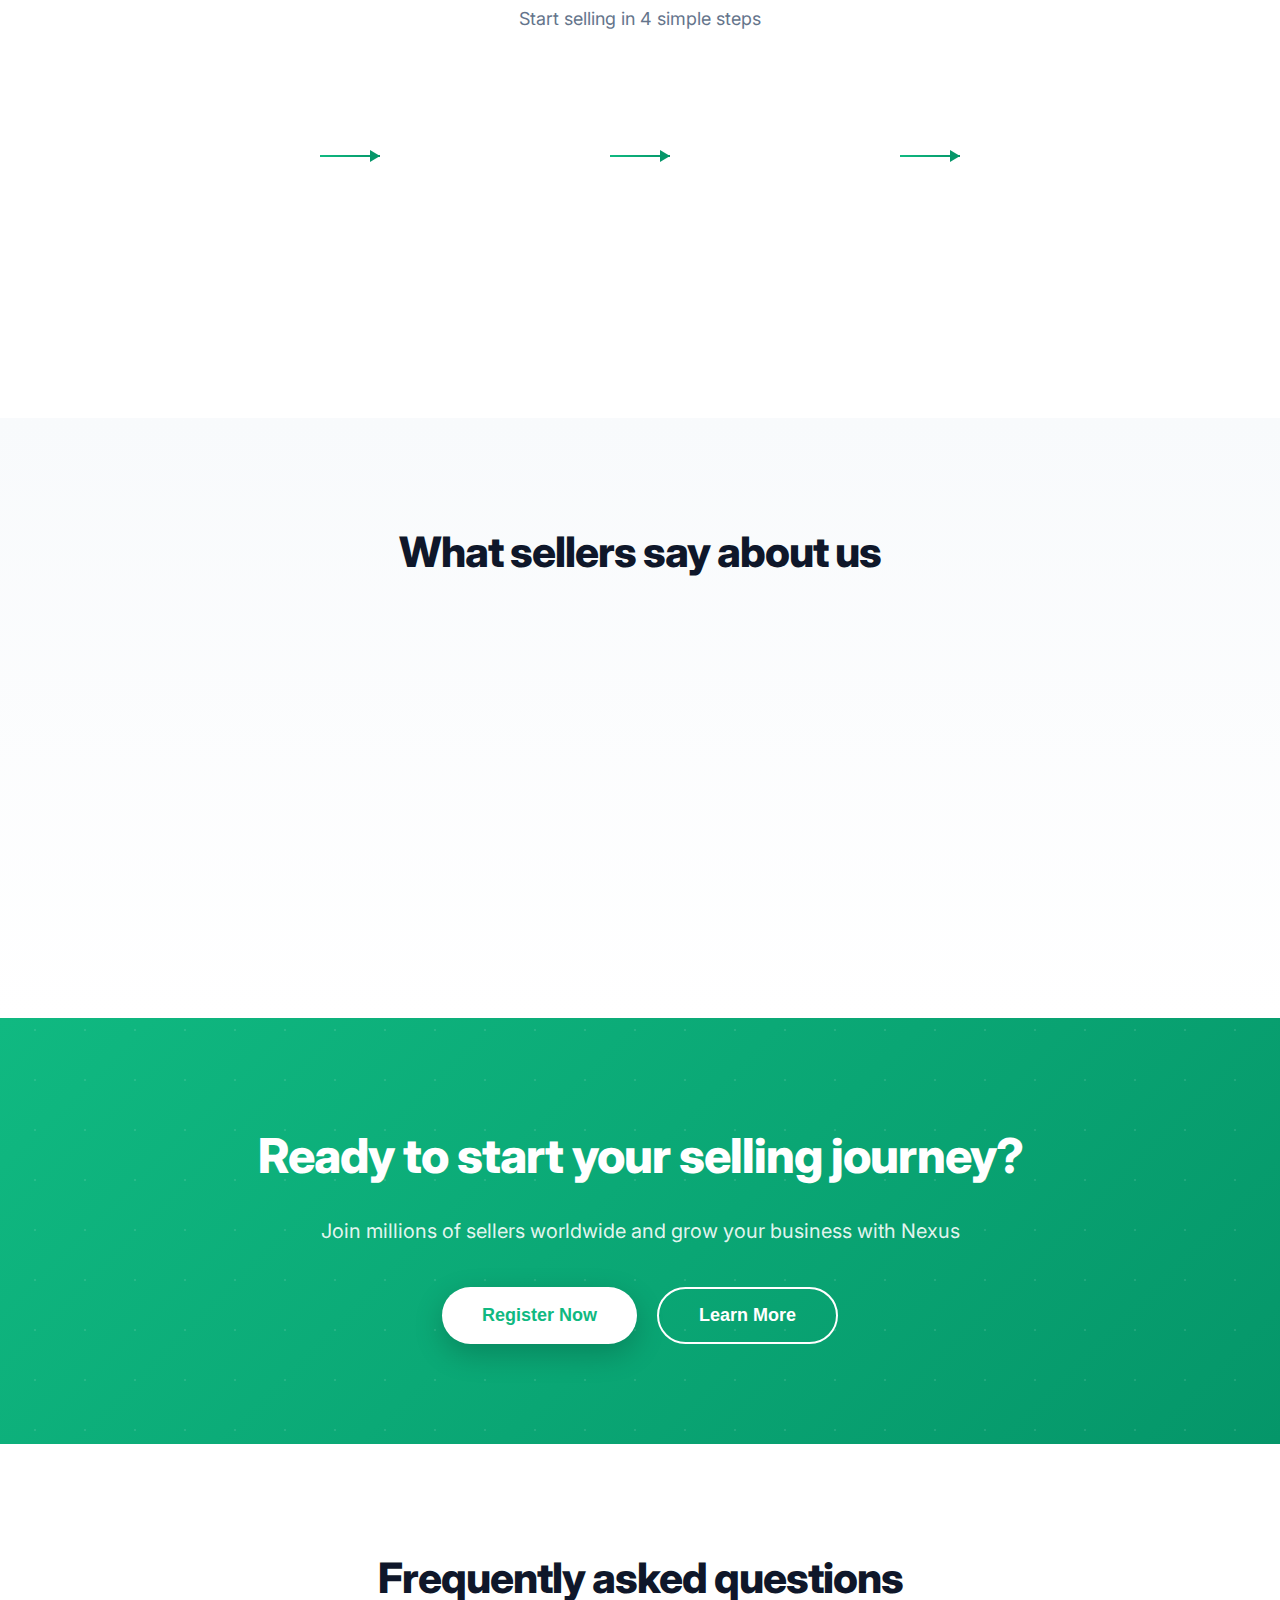
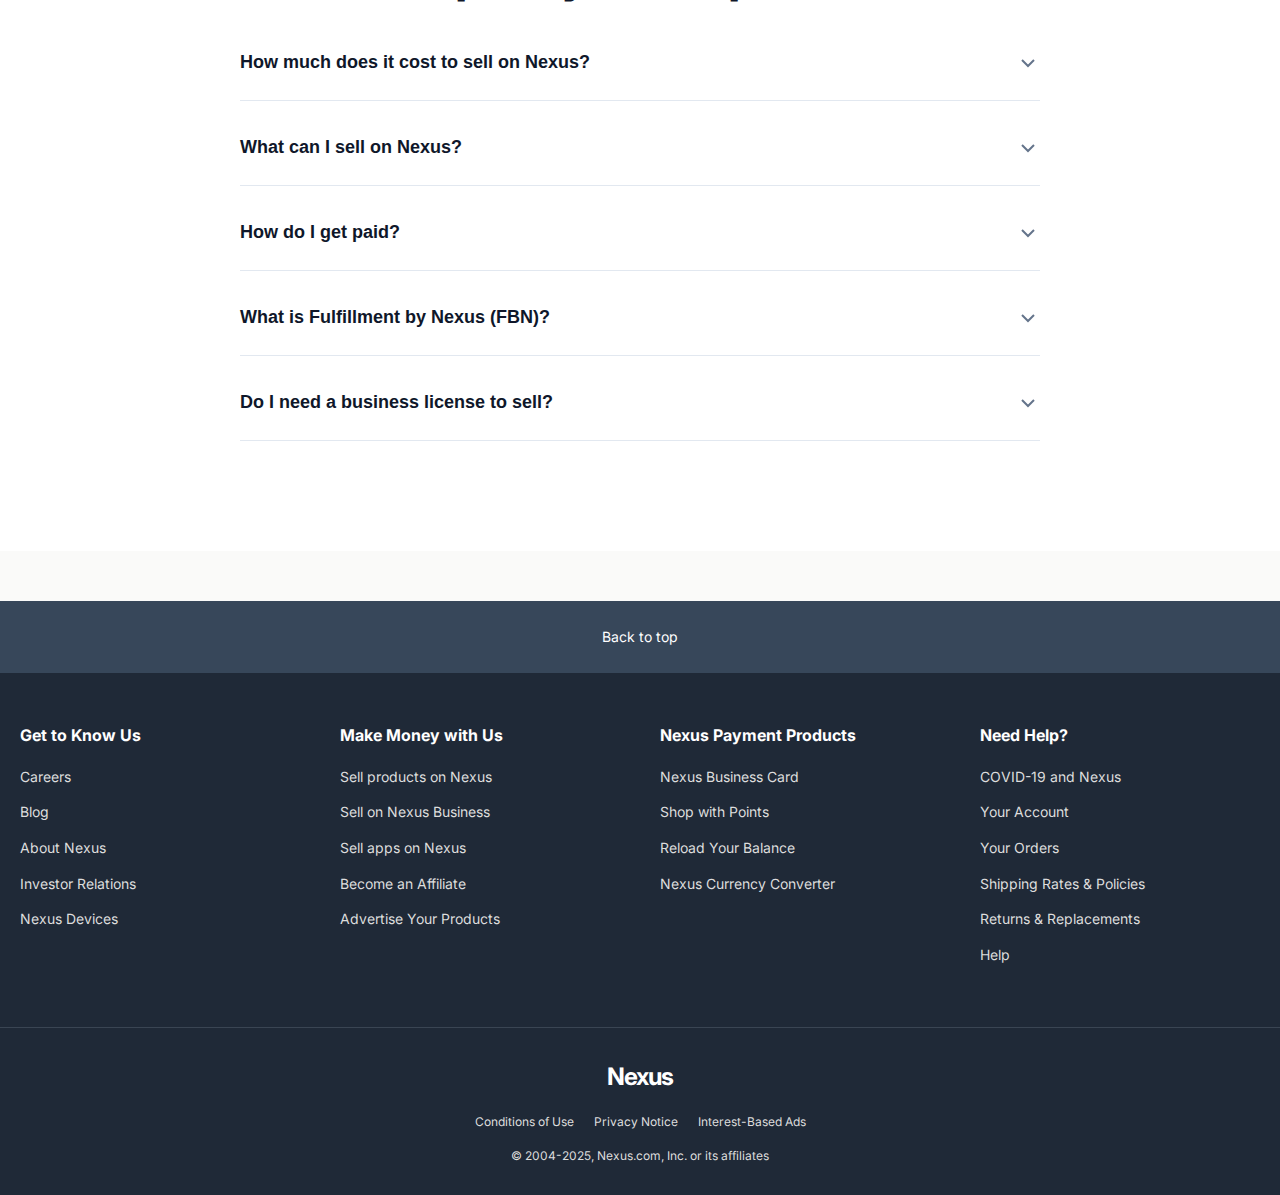
<file: sell.html>
<!DOCTYPE html>
<html lang="en">
  <head>
    <meta charset="UTF-8" />
    <meta name="viewport" content="width=device-width, initial-scale=1.0" />
    <title>Sell on Nexus - Start Your Online Business Today</title>
    <meta name="description" content="Join thousands of sellers on Nexus. Start selling online with no monthly subscription fees and reach millions of customers worldwide." />
    <link rel="stylesheet" href="styles.css" />
    <link rel="stylesheet" href="sell.css" />
    <link rel="preconnect" href="https://fonts.googleapis.com">
    <link rel="preconnect" href="https://fonts.gstatic.com" crossorigin>
    <link href="https://fonts.googleapis.com/css2?family=Inter:wght@300;400;500;600;700;800&display=swap" rel="stylesheet">
    <script src="app.js" defer></script>
    <script src="sell.js" defer></script>
  </head>
  <body>
    <!-- Header -->
    <header class="header">
      <div class="header-top">
        <div class="logo" onclick="window.location.href='index.html'">
          <span class="logo-text">Nexus</span>
        </div>
        <div class="search-container">
          <select class="search-category">
            <option>All</option>
            <option>Electronics</option>
            <option>Fashion</option>
            <option>Home & Kitchen</option>
            <option>Books</option>
            <option>Sports & Outdoors</option>
            <option>Toys & Games</option>
          </select>
          <input
            type="text"
            class="search-input"
            id="searchInput"
            placeholder="Search Nexus"
          />
          <button class="search-btn" id="searchBtn">
            <svg
              width="20"
              height="20"
              viewBox="0 0 24 24"
              fill="none"
              stroke="currentColor"
            >
              <circle cx="11" cy="11" r="8"></circle>
              <path d="m21 21-4.35-4.35"></path>
            </svg>
          </button>
        </div>
        <div class="header-right">
          <div class="header-item">
            <span class="header-line-1">Hello, Sign in</span>
            <span class="header-line-2">Account & Lists</span>
          </div>
          <div class="header-item">
            <span class="header-line-1">Returns</span>
            <span class="header-line-2">& Orders</span>
          </div>
          <div class="header-item cart">
            <div class="cart-icon">
              <svg
                width="30"
                height="30"
                viewBox="0 0 24 24"
                fill="none"
                stroke="currentColor"
              >
                <path
                  d="M6 2L3 6v14a2 2 0 0 0 2 2h14a2 2 0 0 0 2-2V6l-3-4z"
                ></path>
                <line x1="3" y1="6" x2="21" y2="6"></line>
                <path d="M16 10a4 4 0 0 1-8 0"></path>
              </svg>
              <span class="cart-count" id="cartCount">0</span>
            </div>
            <span class="header-line-2">Cart</span>
          </div>
        </div>
      </div>
      <nav class="nav-menu">
        <a href="index.html" class="nav-link">
          <svg
            width="16"
            height="16"
            viewBox="0 0 24 24"
            fill="none"
            stroke="currentColor"
          >
            <line x1="3" y1="12" x2="21" y2="12"></line>
            <line x1="3" y1="6" x2="21" y2="6"></line>
            <line x1="3" y1="18" x2="21" y2="18"></line>
          </svg>
          All
        </a>
        <a href="#" class="nav-link">Today's Deals</a>
        <a href="#" class="nav-link">Customer Service</a>
        <a href="#" class="nav-link">Registry</a>
        <a href="#" class="nav-link">Gift Cards</a>
        <a href="sell.html" class="nav-link active-sell">Sell</a>
      </nav>
    </header>

    <!-- Hero Section -->
    <section class="sell-hero">
      <div class="sell-hero-content">
        <div class="sell-hero-text">
          <h1 class="sell-hero-title">Sell on Nexus: start selling online today!</h1>
          <p class="sell-hero-subtitle">
            Join thousands of successful sellers and reach millions of customers worldwide
          </p>
          <div class="sell-hero-buttons">
            <button class="sell-btn-primary" id="registerNowBtn">
              <span>Register now</span>
              <svg width="20" height="20" viewBox="0 0 24 24" fill="none" stroke="currentColor" stroke-width="2">
                <path d="M5 12h14M12 5l7 7-7 7"/>
              </svg>
            </button>
            <button class="sell-btn-secondary" id="getStartedBtn">
              <span>Get started</span>
            </button>
          </div>
          <p class="sell-hero-note">
            <svg width="16" height="16" viewBox="0 0 24 24" fill="none" stroke="currentColor" stroke-width="2">
              <circle cx="12" cy="12" r="10"></circle>
              <path d="M12 16v-4M12 8h.01"/>
            </svg>
            For a limited time only, Professional accounts are now available with no monthly subscription fee.
          </p>
        </div>
        <div class="sell-hero-image">
          <div class="floating-box"></div>
          <img src="images/nexus-box.png" alt="Nexus Package" id="heroPackageImg" />
        </div>
      </div>
    </section>

    <!-- Stats Section -->
    <section class="sell-stats">
      <div class="sell-stats-container">
        <div class="stat-item">
          <div class="stat-number" data-target="300">0</div>
          <div class="stat-label">Million+ Customers</div>
        </div>
        <div class="stat-item">
          <div class="stat-number" data-target="185">0</div>
          <div class="stat-label">Countries Worldwide</div>
        </div>
        <div class="stat-item">
          <div class="stat-number" data-target="2.5">0</div>
          <div class="stat-label">Million+ Active Sellers</div>
        </div>
        <div class="stat-item">
          <div class="stat-number" data-target="99.9">0</div>
          <div class="stat-label">% Uptime Guarantee</div>
        </div>
      </div>
    </section>

    <!-- Benefits Section -->
    <section class="sell-benefits">
      <div class="sell-container">
        <h2 class="section-title">Why sell on Nexus?</h2>
        <div class="benefits-grid">
          <div class="benefit-card">
            <div class="benefit-icon">
              <svg width="48" height="48" viewBox="0 0 24 24" fill="none" stroke="currentColor" stroke-width="2">
                <circle cx="12" cy="12" r="10"></circle>
                <path d="M12 6v6l4 2"/>
              </svg>
            </div>
            <h3>Reach millions of customers</h3>
            <p>Access a vast customer base across 185+ countries and grow your business globally with Nexus's trusted platform.</p>
          </div>
          <div class="benefit-card">
            <div class="benefit-icon">
              <svg width="48" height="48" viewBox="0 0 24 24" fill="none" stroke="currentColor" stroke-width="2">
                <rect x="2" y="7" width="20" height="14" rx="2" ry="2"></rect>
                <path d="M16 21V5a2 2 0 0 0-2-2h-4a2 2 0 0 0-2 2v16"/>
              </svg>
            </div>
            <h3>Easy to get started</h3>
            <p>Set up your seller account in minutes with our simple registration process. No technical expertise required.</p>
          </div>
          <div class="benefit-card">
            <div class="benefit-icon">
              <svg width="48" height="48" viewBox="0 0 24 24" fill="none" stroke="currentColor" stroke-width="2">
                <path d="M12 2v20M17 5H9.5a3.5 3.5 0 0 0 0 7h5a3.5 3.5 0 0 1 0 7H6"/>
              </svg>
            </div>
            <h3>Low fees, high returns</h3>
            <p>Competitive pricing with transparent fees. Keep more of what you earn with our seller-friendly commission structure.</p>
          </div>
          <div class="benefit-card">
            <div class="benefit-icon">
              <svg width="48" height="48" viewBox="0 0 24 24" fill="none" stroke="currentColor" stroke-width="2">
                <path d="M21 16V8a2 2 0 0 0-1-1.73l-7-4a2 2 0 0 0-2 0l-7 4A2 2 0 0 0 3 8v8a2 2 0 0 0 1 1.73l7 4a2 2 0 0 0 2 0l7-4A2 2 0 0 0 21 16z"></path>
                <polyline points="3.27 6.96 12 12.01 20.73 6.96"></polyline>
                <line x1="12" y1="22.08" x2="12" y2="12"></line>
              </svg>
            </div>
            <h3>Fulfillment by Nexus</h3>
            <p>Let us handle storage, packing, and shipping. Focus on growing your business while we take care of logistics.</p>
          </div>
          <div class="benefit-card">
            <div class="benefit-icon">
              <svg width="48" height="48" viewBox="0 0 24 24" fill="none" stroke="currentColor" stroke-width="2">
                <path d="M22 11.08V12a10 10 0 1 1-5.93-9.14"></path>
                <polyline points="22 4 12 14.01 9 11.01"></polyline>
              </svg>
            </div>
            <h3>Trusted brand</h3>
            <p>Leverage Nexus's reputation for reliability and customer service to build trust with your customers.</p>
          </div>
          <div class="benefit-card">
            <div class="benefit-icon">
              <svg width="48" height="48" viewBox="0 0 24 24" fill="none" stroke="currentColor" stroke-width="2">
                <path d="M12 22s8-4 8-10V5l-8-3-8 3v7c0 6 8 10 8 10z"></path>
              </svg>
            </div>
            <h3>24/7 seller support</h3>
            <p>Get help whenever you need it with our dedicated seller support team available around the clock.</p>
          </div>
        </div>
      </div>
    </section>

    <!-- Pricing Plans -->
    <section class="sell-pricing">
      <div class="sell-container">
        <h2 class="section-title">Choose your selling plan</h2>
        <p class="section-subtitle">Select the plan that best fits your business needs</p>
        <div class="pricing-grid">
          <div class="pricing-card">
            <div class="pricing-badge">Most Popular</div>
            <h3 class="pricing-title">Individual</h3>
            <div class="pricing-price">
              <span class="price-currency">EG</span>
              <span class="price-amount">0</span>
              <span class="price-period">/month</span>
            </div>
            <p class="pricing-description">Perfect for sellers just getting started</p>
            <ul class="pricing-features">
              <li>
                <svg width="20" height="20" viewBox="0 0 24 24" fill="none" stroke="currentColor" stroke-width="2">
                  <polyline points="20 6 9 17 4 12"></polyline>
                </svg>
                <span>EG0.99 per item sold</span>
              </li>
              <li>
                <svg width="20" height="20" viewBox="0 0 24 24" fill="none" stroke="currentColor" stroke-width="2">
                  <polyline points="20 6 9 17 4 12"></polyline>
                </svg>
                <span>Access to basic selling tools</span>
              </li>
              <li>
                <svg width="20" height="20" viewBox="0 0 24 24" fill="none" stroke="currentColor" stroke-width="2">
                  <polyline points="20 6 9 17 4 12"></polyline>
                </svg>
                <span>Sell in 20+ categories</span>
              </li>
              <li>
                <svg width="20" height="20" viewBox="0 0 24 24" fill="none" stroke="currentColor" stroke-width="2">
                  <polyline points="20 6 9 17 4 12"></polyline>
                </svg>
                <span>Standard seller support</span>
              </li>
            </ul>
            <button class="pricing-btn">Get Started</button>
          </div>
          <div class="pricing-card featured">
            <div class="pricing-badge featured-badge">Limited Offer</div>
            <h3 class="pricing-title">Professional</h3>
            <div class="pricing-price">
              <span class="price-currency">EG</span>
              <span class="price-amount">0</span>
              <span class="price-period">/month</span>
            </div>
            <p class="pricing-description">For established businesses scaling up</p>
            <ul class="pricing-features">
              <li>
                <svg width="20" height="20" viewBox="0 0 24 24" fill="none" stroke="currentColor" stroke-width="2">
                  <polyline points="20 6 9 17 4 12"></polyline>
                </svg>
                <span>No per-item fees</span>
              </li>
              <li>
                <svg width="20" height="20" viewBox="0 0 24 24" fill="none" stroke="currentColor" stroke-width="2">
                  <polyline points="20 6 9 17 4 12"></polyline>
                </svg>
                <span>Advanced selling tools & analytics</span>
              </li>
              <li>
                <svg width="20" height="20" viewBox="0 0 24 24" fill="none" stroke="currentColor" stroke-width="2">
                  <polyline points="20 6 9 17 4 12"></polyline>
                </svg>
                <span>Sell in all categories</span>
              </li>
              <li>
                <svg width="20" height="20" viewBox="0 0 24 24" fill="none" stroke="currentColor" stroke-width="2">
                  <polyline points="20 6 9 17 4 12"></polyline>
                </svg>
                <span>Priority seller support</span>
              </li>
              <li>
                <svg width="20" height="20" viewBox="0 0 24 24" fill="none" stroke="currentColor" stroke-width="2">
                  <polyline points="20 6 9 17 4 12"></polyline>
                </svg>
                <span>Bulk listing & inventory tools</span>
              </li>
              <li>
                <svg width="20" height="20" viewBox="0 0 24 24" fill="none" stroke="currentColor" stroke-width="2">
                  <polyline points="20 6 9 17 4 12"></polyline>
                </svg>
                <span>API access for automation</span>
              </li>
            </ul>
            <button class="pricing-btn featured-btn">Start Free Trial</button>
          </div>
          <div class="pricing-card">
            <div class="pricing-badge">Enterprise</div>
            <h3 class="pricing-title">Business</h3>
            <div class="pricing-price">
              <span class="price-text">Custom</span>
            </div>
            <p class="pricing-description">Tailored solutions for large enterprises</p>
            <ul class="pricing-features">
              <li>
                <svg width="20" height="20" viewBox="0 0 24 24" fill="none" stroke="currentColor" stroke-width="2">
                  <polyline points="20 6 9 17 4 12"></polyline>
                </svg>
                <span>Custom pricing & terms</span>
              </li>
              <li>
                <svg width="20" height="20" viewBox="0 0 24 24" fill="none" stroke="currentColor" stroke-width="2">
                  <polyline points="20 6 9 17 4 12"></polyline>
                </svg>
                <span>Dedicated account manager</span>
              </li>
              <li>
                <svg width="20" height="20" viewBox="0 0 24 24" fill="none" stroke="currentColor" stroke-width="2">
                  <polyline points="20 6 9 17 4 12"></polyline>
                </svg>
                <span>White-label solutions</span>
              </li>
              <li>
                <svg width="20" height="20" viewBox="0 0 24 24" fill="none" stroke="currentColor" stroke-width="2">
                  <polyline points="20 6 9 17 4 12"></polyline>
                </svg>
                <span>Custom integrations</span>
              </li>
              <li>
                <svg width="20" height="20" viewBox="0 0 24 24" fill="none" stroke="currentColor" stroke-width="2">
                  <polyline points="20 6 9 17 4 12"></polyline>
                </svg>
                <span>Advanced analytics & reporting</span>
              </li>
              <li>
                <svg width="20" height="20" viewBox="0 0 24 24" fill="none" stroke="currentColor" stroke-width="2">
                  <polyline points="20 6 9 17 4 12"></polyline>
                </svg>
                <span>SLA guarantees</span>
              </li>
            </ul>
            <button class="pricing-btn">Contact Sales</button>
          </div>
        </div>
      </div>
    </section>

    <!-- How It Works -->
    <section class="sell-how-it-works">
      <div class="sell-container">
        <h2 class="section-title">How it works</h2>
        <p class="section-subtitle">Start selling in 4 simple steps</p>
        <div class="steps-container">
          <div class="step-item">
            <div class="step-number">1</div>
            <div class="step-content">
              <h3>Create your account</h3>
              <p>Sign up for free and choose your selling plan. No credit card required to get started.</p>
            </div>
          </div>
          <div class="step-connector"></div>
          <div class="step-item">
            <div class="step-number">2</div>
            <div class="step-content">
              <h3>List your products</h3>
              <p>Add your products with photos, descriptions, and pricing. Our tools make it quick and easy.</p>
            </div>
          </div>
          <div class="step-connector"></div>
          <div class="step-item">
            <div class="step-number">3</div>
            <div class="step-content">
              <h3>Receive orders</h3>
              <p>Get notified when customers place orders. Manage everything from your seller dashboard.</p>
            </div>
          </div>
          <div class="step-connector"></div>
          <div class="step-item">
            <div class="step-number">4</div>
            <div class="step-content">
              <h3>Ship & get paid</h3>
              <p>Ship products to customers or use FBN. Receive payments directly to your bank account.</p>
            </div>
          </div>
        </div>
      </div>
    </section>

    <!-- Testimonials -->
    <section class="sell-testimonials">
      <div class="sell-container">
        <h2 class="section-title">What sellers say about us</h2>
        <div class="testimonials-grid">
          <div class="testimonial-card">
            <div class="testimonial-rating">
              <span>★★★★★</span>
            </div>
            <p class="testimonial-text">
              "Nexus has transformed my small business. I went from selling locally to reaching customers worldwide. The platform is incredibly easy to use!"
            </p>
            <div class="testimonial-author">
              <div class="author-avatar">SM</div>
              <div class="author-info">
                <div class="author-name">Sarah Mitchell</div>
                <div class="author-title">Handmade Jewelry Seller</div>
              </div>
            </div>
          </div>
          <div class="testimonial-card">
            <div class="testimonial-rating">
              <span>★★★★★</span>
            </div>
            <p class="testimonial-text">
              "The Fulfillment by Nexus service is a game-changer. I can focus on creating products while they handle all the logistics. My sales have tripled!"
            </p>
            <div class="testimonial-author">
              <div class="author-avatar">JC</div>
              <div class="author-info">
                <div class="author-name">James Chen</div>
                <div class="author-title">Electronics Retailer</div>
              </div>
            </div>
          </div>
          <div class="testimonial-card">
            <div class="testimonial-rating">
              <span>★★★★★</span>
            </div>
            <p class="testimonial-text">
              "Best decision for my business. The seller support team is amazing, and the analytics tools help me understand my customers better."
            </p>
            <div class="testimonial-author">
              <div class="author-avatar">EP</div>
              <div class="author-info">
                <div class="author-name">Emily Parker</div>
                <div class="author-title">Fashion Boutique Owner</div>
              </div>
            </div>
          </div>
        </div>
      </div>
    </section>

    <!-- CTA Section -->
    <section class="sell-cta">
      <div class="sell-cta-content">
        <h2>Ready to start your selling journey?</h2>
        <p>Join millions of sellers worldwide and grow your business with Nexus</p>
        <div class="cta-buttons">
          <button class="cta-btn-primary">Register Now</button>
          <button class="cta-btn-secondary">Learn More</button>
        </div>
      </div>
    </section>

    <!-- FAQ Section -->
    <section class="sell-faq">
      <div class="sell-container">
        <h2 class="section-title">Frequently asked questions</h2>
        <div class="faq-container">
          <div class="faq-item">
            <button class="faq-question">
              <span>How much does it cost to sell on Nexus?</span>
              <svg class="faq-icon" width="24" height="24" viewBox="0 0 24 24" fill="none" stroke="currentColor" stroke-width="2">
                <polyline points="6 9 12 15 18 9"></polyline>
              </svg>
            </button>
            <div class="faq-answer">
              <p>For Individual sellers, there's no monthly fee - you only pay EG0.99 per item sold. Professional sellers currently enjoy no monthly subscription fee (limited time offer) and no per-item fees. Additional selling fees may apply based on category.</p>
            </div>
          </div>
          <div class="faq-item">
            <button class="faq-question">
              <span>What can I sell on Nexus?</span>
              <svg class="faq-icon" width="24" height="24" viewBox="0 0 24 24" fill="none" stroke="currentColor" stroke-width="2">
                <polyline points="6 9 12 15 18 9"></polyline>
              </svg>
            </button>
            <div class="faq-answer">
              <p>You can sell almost anything on Nexus, from electronics and fashion to home goods and handmade items. We have over 30 product categories. Some restricted categories require approval before you can start selling.</p>
            </div>
          </div>
          <div class="faq-item">
            <button class="faq-question">
              <span>How do I get paid?</span>
              <svg class="faq-icon" width="24" height="24" viewBox="0 0 24 24" fill="none" stroke="currentColor" stroke-width="2">
                <polyline points="6 9 12 15 18 9"></polyline>
              </svg>
            </button>
            <div class="faq-answer">
              <p>Payments are deposited directly into your bank account every 14 days. You can track all your sales and payments in your Seller Central dashboard. We support multiple payment methods and currencies.</p>
            </div>
          </div>
          <div class="faq-item">
            <button class="faq-question">
              <span>What is Fulfillment by Nexus (FBN)?</span>
              <svg class="faq-icon" width="24" height="24" viewBox="0 0 24 24" fill="none" stroke="currentColor" stroke-width="2">
                <polyline points="6 9 12 15 18 9"></polyline>
              </svg>
            </button>
            <div class="faq-answer">
              <p>FBN is our fulfillment service where we store your products in our warehouses, pack and ship orders, handle customer service, and manage returns. This allows you to focus on growing your business while we handle the logistics.</p>
            </div>
          </div>
          <div class="faq-item">
            <button class="faq-question">
              <span>Do I need a business license to sell?</span>
              <svg class="faq-icon" width="24" height="24" viewBox="0 0 24 24" fill="none" stroke="currentColor" stroke-width="2">
                <polyline points="6 9 12 15 18 9"></polyline>
              </svg>
            </button>
            <div class="faq-answer">
              <p>Requirements vary by country and product category. Individual sellers can start without a business license in most cases. Professional sellers may need to provide business documentation. Check your local regulations for specific requirements.</p>
            </div>
          </div>
        </div>
      </div>
    </section>

    <!-- Footer -->
    <footer class="footer">
      <div class="footer-top">
        <a href="#" class="back-to-top">Back to top</a>
      </div>
      <div class="footer-content">
        <div class="footer-column">
          <h3>Get to Know Us</h3>
          <ul>
            <li><a href="#">Careers</a></li>
            <li><a href="#">Blog</a></li>
            <li><a href="#">About Nexus</a></li>
            <li><a href="#">Investor Relations</a></li>
            <li><a href="#">Nexus Devices</a></li>
          </ul>
        </div>
        <div class="footer-column">
          <h3>Make Money with Us</h3>
          <ul>
            <li><a href="sell.html">Sell products on Nexus</a></li>
            <li><a href="#">Sell on Nexus Business</a></li>
            <li><a href="#">Sell apps on Nexus</a></li>
            <li><a href="#">Become an Affiliate</a></li>
            <li><a href="#">Advertise Your Products</a></li>
          </ul>
        </div>
        <div class="footer-column">
          <h3>Nexus Payment Products</h3>
          <ul>
            <li><a href="#">Nexus Business Card</a></li>
            <li><a href="#">Shop with Points</a></li>
            <li><a href="#">Reload Your Balance</a></li>
            <li><a href="#">Nexus Currency Converter</a></li>
          </ul>
        </div>
        <div class="footer-column">
          <h3>Need Help?</h3>
          <ul>
            <li><a href="#">COVID-19 and Nexus</a></li>
            <li><a href="#">Your Account</a></li>
            <li><a href="#">Your Orders</a></li>
            <li><a href="#">Shipping Rates & Policies</a></li>
            <li><a href="#">Returns & Replacements</a></li>
            <li><a href="#">Help</a></li>
          </ul>
        </div>
      </div>
      <div class="footer-bottom">
        <div class="footer-logo">
          <span class="logo-text">Nexus</span>
        </div>
        <div class="footer-links">
          <a href="#">Conditions of Use</a>
          <a href="#">Privacy Notice</a>
          <a href="#">Interest-Based Ads</a>
        </div>
        <div class="copyright">
          <p>&copy; 2004-2025, Nexus.com, Inc. or its affiliates</p>
        </div>
      </div>
    </footer>
  </body>
</html>
</file>
<file: styles.css>
* {
    margin: 0;
    padding: 0;
    box-sizing: border-box;
}

body {
    font-family: -apple-system, BlinkMacSystemFont, 'Segoe UI', Roboto, 'Helvetica Neue', Arial, sans-serif;
    background-color: #fafaf9;
    color: #111827;
    line-height: 1.6;
}

/* Header Styles */
.header {
    background-color: #1f2937;
    color: white;
    position: sticky;
    top: 0;
    z-index: 1000;
    box-shadow: 0 2px 10px rgba(0, 0, 0, 0.1);
}

.header-top {
    display: flex;
    align-items: center;
    padding: 10px 15px;
    gap: 15px;
    max-width: 1500px;
    margin: 0 auto;
}

.logo {
    cursor: pointer;
    transition: transform 0.3s ease;
}

.logo:hover {
    transform: scale(1.05);
}

.logo-text {
    font-size: 24px;
    font-weight: bold;
    color: white;
    text-decoration: none;
    letter-spacing: -1px;
}

.search-container {
    flex: 1;
    display: flex;
    max-width: 800px;
    height: 40px;
    border-radius: 4px;
    overflow: hidden;
}

.search-category {
    background-color: #f3f3f3;
    border: none;
    padding: 0 10px;
    border-right: 1px solid #ddd;
    cursor: pointer;
    font-size: 12px;
    color: #555;
}

.search-input {
    flex: 1;
    border: none;
    padding: 0 15px;
    font-size: 15px;
    outline: none;
}

.search-btn {
    background-color: #10b981;
    border: none;
    padding: 0 20px;
    cursor: pointer;
    transition: background-color 0.3s ease;
    display: flex;
    align-items: center;
    justify-content: center;
}

.search-btn:hover {
    background-color: #059669;
}

.header-right {
    display: flex;
    gap: 20px;
    align-items: center;
}

.header-item {
    cursor: pointer;
    padding: 5px 10px;
    border-radius: 2px;
    transition: outline 0.2s ease;
    outline: 1px solid transparent;
}

.header-item:hover {
    outline: 1px solid white;
}

.header-line-1 {
    display: block;
    font-size: 12px;
    color: #ccc;
}

.header-line-2 {
    display: block;
    font-size: 14px;
    font-weight: 600;
}

.cart {
    position: relative;
}

.cart-icon {
    position: relative;
    display: flex;
    align-items: center;
    justify-content: center;
}

.cart-count {
    position: absolute;
    top: -8px;
    right: -8px;
    background-color: #14b8a6;
    color: white;
    border-radius: 50%;
    width: 20px;
    height: 20px;
    display: flex;
    align-items: center;
    justify-content: center;
    font-size: 12px;
    font-weight: bold;
    animation: bounce 0.3s ease;
}

@keyframes bounce {

    0%,
    100% {
        transform: scale(1);
    }

    50% {
        transform: scale(1.2);
    }
}

/* Navigation Menu */
.nav-menu {
    background-color: #374151;
    display: flex;
    align-items: center;
    padding: 8px 15px;
    gap: 20px;
    flex-wrap: wrap;
    max-width: 1500px;
    margin: 0 auto;
}

.nav-link {
    color: white;
    text-decoration: none;
    font-size: 14px;
    padding: 5px 10px;
    border-radius: 2px;
    transition: all 0.3s ease;
    display: flex;
    align-items: center;
    gap: 5px;
}

.nav-link:hover {
    outline: 1px solid white;
    transform: translateY(-1px);
}

.nav-link svg {
    width: 16px;
    height: 16px;
}

/* Hero Section */
.hero-section {
    position: relative;
    height: 400px;
    overflow: hidden;
    background: linear-gradient(135deg, #047857 0%, #0d9488 100%);
    margin-bottom: 30px;
}

.hero-carousel {
    position: relative;
    width: 100%;
    height: 100%;
}

.hero-slide {
    position: absolute;
    width: 100%;
    height: 100%;
    opacity: 0;
    transition: opacity 1s ease-in-out;
    display: flex;
    align-items: center;
    justify-content: center;
    background: linear-gradient(135deg, #047857 0%, #0d9488 100%);
}

.hero-slide:nth-child(2) {
    background: linear-gradient(135deg, #0d9488 0%, #0891b2 100%);
}

.hero-slide:nth-child(3) {
    background: linear-gradient(135deg, #0369a1 0%, #075985 100%);
}

.hero-slide.active {
    opacity: 1;
    z-index: 1;
}

.hero-content {
    text-align: center;
    color: white;
    animation: fadeInUp 0.8s ease;
}

@keyframes fadeInUp {
    from {
        opacity: 0;
        transform: translateY(30px);
    }

    to {
        opacity: 1;
        transform: translateY(0);
    }
}

.hero-content h2 {
    font-size: 48px;
    margin-bottom: 15px;
    text-shadow: 2px 2px 4px rgba(0, 0, 0, 0.3);
}

.hero-content p {
    font-size: 24px;
    margin-bottom: 25px;
}

.hero-btn {
    background-color: #10b981;
    border: none;
    padding: 12px 30px;
    font-size: 18px;
    font-weight: 600;
    border-radius: 20px;
    cursor: pointer;
    transition: all 0.3s ease;
    box-shadow: 0 4px 15px rgba(0, 0, 0, 0.2);
}

.hero-btn:hover {
    background-color: #059669;
    transform: translateY(-2px);
    box-shadow: 0 6px 20px rgba(0, 0, 0, 0.3);
}

.carousel-dots {
    position: absolute;
    bottom: 20px;
    left: 50%;
    transform: translateX(-50%);
    display: flex;
    gap: 10px;
    z-index: 2;
}

.dot {
    width: 12px;
    height: 12px;
    border-radius: 50%;
    background-color: rgba(255, 255, 255, 0.5);
    cursor: pointer;
    transition: all 0.3s ease;
}

.dot.active {
    background-color: white;
    transform: scale(1.2);
}

.dot:hover {
    background-color: rgba(255, 255, 255, 0.8);
}

/* Main Content */
.main-content {
    max-width: 1500px;
    margin: 0 auto;
    padding: 0 15px 40px;
}

.product-section {
    margin-bottom: 40px;
    background-color: white;
    padding: 20px;
    border-radius: 8px;
    box-shadow: 0 2px 8px rgba(0, 0, 0, 0.1);
    animation: fadeIn 0.6s ease;
}

@keyframes fadeIn {
    from {
        opacity: 0;
        transform: translateY(20px);
    }

    to {
        opacity: 1;
        transform: translateY(0);
    }
}

.section-header {
    display: flex;
    justify-content: space-between;
    align-items: center;
    margin-bottom: 20px;
    padding-bottom: 10px;
    border-bottom: 2px solid #fafaf9;
}

.section-header h2 {
    font-size: 24px;
    color: #111827;
}

.see-all {
    color: #10b981;
    text-decoration: none;
    font-size: 14px;
    font-weight: 500;
    transition: color 0.3s ease;
}

.see-all:hover {
    color: #059669;
    text-decoration: underline;
}

/* Product Grid */
.product-grid {
    display: grid;
    grid-template-columns: repeat(4, 1fr);
    gap: 20px;
}

.product-card {
    background-color: white;
    border: 1px solid #e7e7e7;
    border-radius: 8px;
    padding: 15px;
    transition: all 0.3s ease;
    position: relative;
    overflow: hidden;
    animation: slideIn 0.5s ease;
}

@keyframes slideIn {
    from {
        opacity: 0;
        transform: translateX(-20px);
    }

    to {
        opacity: 1;
        transform: translateX(0);
    }
}

.product-card:hover {
    transform: translateY(-5px);
    box-shadow: 0 8px 20px rgba(0, 0, 0, 0.15);
    border-color: #10b981;
}

.product-badge {
    position: absolute;
    top: 10px;
    right: 10px;
    background-color: #e61919;
    color: white;
    padding: 5px 10px;
    border-radius: 4px;
    font-size: 12px;
    font-weight: bold;
    z-index: 1;
    animation: pulse 2s infinite;
}

@keyframes pulse {

    0%,
    100% {
        transform: scale(1);
    }

    50% {
        transform: scale(1.05);
    }
}

.product-image {
    width: 100%;
    height: 200px;
    display: flex;
    align-items: center;
    justify-content: center;
    margin-bottom: 15px;
    overflow: hidden;
    border-radius: 4px;
    background-color: #f8f9fa;
}

.product-image img {
    max-width: 100%;
    max-height: 100%;
    object-fit: contain;
    transition: transform 0.3s ease;
}

.product-card:hover .product-image img {
    transform: scale(1.1);
}

.product-info {
    text-align: left;
}

.product-title {
    font-size: 14px;
    font-weight: 500;
    margin-bottom: 8px;
    color: #111827;
    line-height: 1.4;
    height: 40px;
    overflow: hidden;
    display: -webkit-box;
    -webkit-line-clamp: 2;
    line-clamp: 2;
    -webkit-box-orient: vertical;
    cursor: pointer;
    transition: color 0.3s ease;
}

.product-title:hover {
    color: #10b981;
    text-decoration: underline;
}

.product-rating {
    display: flex;
    align-items: center;
    gap: 5px;
    margin-bottom: 8px;
}

.stars {
    color: #14b8a6;
    font-size: 14px;
}

.rating-count {
    font-size: 12px;
    color: #10b981;
}

.product-price {
    margin-bottom: 12px;
}

.price-current {
    font-size: 18px;
    font-weight: 600;
    color: #059669;
    margin-right: 8px;
}

.price-original {
    font-size: 14px;
    color: #565959;
    text-decoration: line-through;
}

.add-to-cart-btn {
    width: 100%;
    background-color: #10b981;
    border: none;
    padding: 10px;
    border-radius: 20px;
    font-size: 14px;
    font-weight: 600;
    cursor: pointer;
    transition: all 0.3s ease;
    color: #111827;
}

.add-to-cart-btn:hover {
    background-color: #059669;
    transform: scale(1.02);
    box-shadow: 0 4px 10px rgba(0, 0, 0, 0.1);
}

.add-to-cart-btn:active {
    transform: scale(0.98);
}

/* Footer */
.footer {
    background-color: #1f2937;
    color: white;
    margin-top: 50px;
}

.footer-top {
    background-color: #37475a;
    padding: 15px 0;
    text-align: center;
}

.back-to-top {
    color: white;
    text-decoration: none;
    font-size: 14px;
    display: inline-block;
    padding: 10px 20px;
    transition: background-color 0.3s ease;
    border-radius: 4px;
}

.back-to-top:hover {
    background-color: #485769;
}

.footer-content {
    max-width: 1500px;
    margin: 0 auto;
    padding: 50px 20px;
    display: grid;
    grid-template-columns: repeat(auto-fit, minmax(200px, 1fr));
    gap: 40px;
}

.footer-column h3 {
    font-size: 16px;
    margin-bottom: 15px;
    color: white;
}

.footer-column ul {
    list-style: none;
}

.footer-column ul li {
    margin-bottom: 10px;
}

.footer-column ul li a {
    color: #dddddd;
    text-decoration: none;
    font-size: 14px;
    transition: color 0.3s ease, padding-left 0.3s ease;
    display: inline-block;
}

.footer-column ul li a:hover {
    color: white;
    padding-left: 5px;
}

.footer-bottom {
    border-top: 1px solid #3a4553;
    padding: 30px 20px;
    text-align: center;
    max-width: 1500px;
    margin: 0 auto;
}

.footer-logo {
    margin-bottom: 15px;
}

.footer-links {
    display: flex;
    justify-content: center;
    gap: 20px;
    margin-bottom: 15px;
    flex-wrap: wrap;
}

.footer-links a {
    color: #dddddd;
    text-decoration: none;
    font-size: 12px;
    transition: color 0.3s ease;
}

.footer-links a:hover {
    color: white;
}

.copyright {
    color: #dddddd;
    font-size: 12px;
}

/* Responsive Design */
@media (max-width: 768px) {
    .header-top {
        flex-wrap: wrap;
    }

    .search-container {
        order: 3;
        width: 100%;
        margin-top: 10px;
    }

    .header-right {
        gap: 10px;
    }

    .header-line-1,
    .header-line-2 {
        font-size: 11px;
    }

    .nav-menu {
        overflow-x: auto;
        -webkit-overflow-scrolling: touch;
    }

    .hero-content h2 {
        font-size: 32px;
    }

    .hero-content p {
        font-size: 18px;
    }

    .product-grid {
        grid-template-columns: repeat(3, 1fr);
        gap: 15px;
    }

    .footer-content {
        grid-template-columns: repeat(auto-fit, minmax(150px, 1fr));
        gap: 30px;
    }
}

@media (max-width: 480px) {
    .hero-section {
        height: 300px;
    }

    .hero-content h2 {
        font-size: 24px;
    }

    .hero-content p {
        font-size: 14px;
    }

    .product-grid {
        grid-template-columns: repeat(2, 1fr);
    }

    .product-card {
        padding: 10px;
    }

    .product-image {
        height: 150px;
    }
}

/* Smooth scroll */
html {
    scroll-behavior: smooth;
}

/* Loading animation for images */
.product-image img {
    animation: imageLoad 0.5s ease;
}

@keyframes imageLoad {
    from {
        opacity: 0;
    }

    to {
        opacity: 1;
    }
}

/* Shopping Cart Sidebar */
.cart-sidebar {
    position: fixed;
    top: 0;
    right: -400px;
    width: 400px;
    height: 100vh;
    background-color: white;
    box-shadow: -2px 0 10px rgba(0, 0, 0, 0.1);
    z-index: 2000;
    transition: right 0.3s ease;
    display: flex;
    flex-direction: column;
}

.cart-sidebar.active {
    right: 0;
}

.cart-sidebar-header {
    display: flex;
    justify-content: space-between;
    align-items: center;
    padding: 20px;
    border-bottom: 1px solid #e7e7e7;
}

.cart-sidebar-header h2 {
    font-size: 20px;
    color: #111827;
}

.close-cart {
    background: none;
    border: none;
    font-size: 30px;
    color: #666;
    cursor: pointer;
    padding: 0;
    width: 30px;
    height: 30px;
    display: flex;
    align-items: center;
    justify-content: center;
    transition: color 0.3s ease;
}

.close-cart:hover {
    color: #111827;
}

.cart-items {
    flex: 1;
    overflow-y: auto;
    padding: 20px;
}

.empty-cart {
    text-align: center;
    padding: 40px 20px;
}

.empty-cart p {
    font-size: 16px;
    color: #666;
    margin-bottom: 20px;
}

.cart-item {
    display: flex;
    gap: 15px;
    padding: 15px 0;
    border-bottom: 1px solid #e7e7e7;
}

.cart-item-image {
    width: 80px;
    height: 80px;
    flex-shrink: 0;
}

.cart-item-image img {
    width: 100%;
    height: 100%;
    object-fit: contain;
    border-radius: 4px;
}

.cart-item-details {
    flex: 1;
}

.cart-item-details h4 {
    font-size: 14px;
    margin-bottom: 5px;
    color: #111827;
}

.cart-item-price {
    font-size: 16px;
    font-weight: 600;
    color: #059669;
    margin-bottom: 10px;
}

.cart-item-controls {
    display: flex;
    align-items: center;
    gap: 10px;
}

.qty-btn {
    background-color: #f0f0f0;
    border: 1px solid #ddd;
    width: 30px;
    height: 30px;
    border-radius: 4px;
    cursor: pointer;
    font-size: 18px;
    display: flex;
    align-items: center;
    justify-content: center;
    transition: all 0.3s ease;
}

.qty-btn:hover {
    background-color: #e0e0e0;
}

.qty-value {
    min-width: 30px;
    text-align: center;
    font-weight: 600;
}

.remove-btn {
    background-color: #ff6b6b;
    color: white;
    border: none;
    padding: 5px 10px;
    border-radius: 4px;
    cursor: pointer;
    font-size: 12px;
    margin-left: auto;
    transition: background-color 0.3s ease;
}

.remove-btn:hover {
    background-color: #ff5252;
}

.cart-footer {
    padding: 20px;
    border-top: 1px solid #e7e7e7;
    background-color: #f8f9fa;
}

.cart-total {
    margin-bottom: 15px;
}

.cart-total>div {
    display: flex;
    justify-content: space-between;
    margin-bottom: 10px;
    font-size: 14px;
}

.cart-total .total {
    font-size: 18px;
    font-weight: 600;
    color: #111827;
    padding-top: 10px;
    border-top: 1px solid #ddd;
}

.checkout-btn {
    width: 100%;
    background-color: #10b981;
    border: none;
    padding: 12px;
    border-radius: 20px;
    font-size: 16px;
    font-weight: 600;
    cursor: pointer;
    transition: all 0.3s ease;
    color: #111827;
}

.checkout-btn:hover {
    background-color: #059669;
    transform: scale(1.02);
}

.cart-overlay {
    position: fixed;
    top: 0;
    left: 0;
    width: 100%;
    height: 100%;
    background-color: rgba(0, 0, 0, 0.5);
    z-index: 1999;
    opacity: 0;
    visibility: hidden;
    transition: all 0.3s ease;
}

.cart-overlay.active {
    opacity: 1;
    visibility: visible;
}

/* Product Modal */
.product-modal {
    position: fixed;
    top: 0;
    left: 0;
    width: 100%;
    height: 100%;
    z-index: 3000;
    display: flex;
    align-items: center;
    justify-content: center;
    opacity: 0;
    visibility: hidden;
    transition: all 0.3s ease;
}

.product-modal.active {
    opacity: 1;
    visibility: visible;
}

.modal-content {
    background-color: white;
    border-radius: 8px;
    max-width: 900px;
    width: 90%;
    max-height: 90vh;
    overflow-y: auto;
    position: relative;
    z-index: 3001;
    transform: scale(0.9);
    transition: transform 0.3s ease;
}

.product-modal.active .modal-content {
    transform: scale(1);
}

.close-modal {
    position: absolute;
    top: 15px;
    right: 15px;
    background: none;
    border: none;
    font-size: 30px;
    color: #666;
    cursor: pointer;
    z-index: 3002;
    width: 40px;
    height: 40px;
    display: flex;
    align-items: center;
    justify-content: center;
    border-radius: 50%;
    transition: all 0.3s ease;
}

.close-modal:hover {
    background-color: #f0f0f0;
    color: #111827;
}

.modal-body {
    padding: 30px;
}

.product-detail {
    display: grid;
    grid-template-columns: 1fr 1fr;
    gap: 30px;
}

.detail-image {
    width: 100%;
    height: 400px;
    display: flex;
    align-items: center;
    justify-content: center;
    background-color: #f8f9fa;
    border-radius: 8px;
}

.detail-image img {
    max-width: 100%;
    max-height: 100%;
    object-fit: contain;
}

.detail-info h2 {
    font-size: 28px;
    margin-bottom: 15px;
    color: #111827;
}

.detail-rating {
    display: flex;
    align-items: center;
    gap: 10px;
    margin-bottom: 15px;
    font-size: 18px;
    color: #14b8a6;
}

.detail-rating span {
    color: #10b981;
    font-size: 14px;
}

.detail-price {
    margin-bottom: 20px;
}

.detail-price .price-current {
    font-size: 32px;
    font-weight: 600;
    color: #059669;
    margin-right: 15px;
}

.detail-price .price-original {
    font-size: 20px;
    color: #565959;
    text-decoration: line-through;
}

.detail-description {
    font-size: 16px;
    line-height: 1.6;
    color: #111827;
    margin-bottom: 30px;
}

.detail-actions {
    display: flex;
    gap: 15px;
}

.add-to-cart-btn-large,
.buy-now-btn {
    flex: 1;
    padding: 15px;
    border: none;
    border-radius: 20px;
    font-size: 16px;
    font-weight: 600;
    cursor: pointer;
    transition: all 0.3s ease;
}

.add-to-cart-btn-large {
    background-color: #10b981;
    color: #111827;
}

.add-to-cart-btn-large:hover {
    background-color: #059669;
}

.buy-now-btn {
    background-color: #14b8a6;
    color: white;
}

.buy-now-btn:hover {
    background-color: #ff8c00;
}

.modal-overlay {
    position: absolute;
    top: 0;
    left: 0;
    width: 100%;
    height: 100%;
    background-color: rgba(0, 0, 0, 0.5);
    z-index: 3000;
}

/* Checkout Modal */
.checkout-modal {
    position: fixed;
    top: 0;
    left: 0;
    width: 100%;
    height: 100%;
    z-index: 4000;
    display: flex;
    align-items: center;
    justify-content: center;
    opacity: 0;
    visibility: hidden;
    transition: all 0.3s ease;
}

.checkout-modal.active {
    opacity: 1;
    visibility: visible;
}

.checkout-content {
    background-color: white;
    border-radius: 8px;
    max-width: 800px;
    width: 90%;
    max-height: 90vh;
    overflow-y: auto;
    position: relative;
    z-index: 4001;
    transform: scale(0.9);
    transition: transform 0.3s ease;
    padding: 30px;
}

.checkout-modal.active .checkout-content {
    transform: scale(1);
}

.close-checkout {
    position: absolute;
    top: 15px;
    right: 15px;
    background: none;
    border: none;
    font-size: 30px;
    color: #666;
    cursor: pointer;
    z-index: 4002;
    width: 40px;
    height: 40px;
    display: flex;
    align-items: center;
    justify-content: center;
    border-radius: 50%;
    transition: all 0.3s ease;
}

.close-checkout:hover {
    background-color: #f0f0f0;
    color: #111827;
}

.checkout-content h2 {
    margin-bottom: 25px;
    color: #111827;
}

.checkout-form {
    display: flex;
    flex-direction: column;
    gap: 25px;
}

.form-section {
    background-color: #f8f9fa;
    padding: 20px;
    border-radius: 8px;
}

.form-section h3 {
    margin-bottom: 15px;
    color: #111827;
    font-size: 18px;
}

.form-section input,
.form-section select {
    width: 100%;
    padding: 12px;
    margin-bottom: 15px;
    border: 1px solid #ddd;
    border-radius: 4px;
    font-size: 14px;
    transition: border-color 0.3s ease;
}

.form-section input:focus,
.form-section select:focus {
    outline: none;
    border-color: #14b8a6;
}

.form-row {
    display: grid;
    grid-template-columns: 1fr 1fr;
    gap: 15px;
}

.order-summary {
    background-color: #f8f9fa;
    padding: 20px;
    border-radius: 8px;
}

.order-summary h3 {
    margin-bottom: 15px;
    color: #111827;
}

.checkout-item {
    display: flex;
    align-items: center;
    gap: 15px;
    padding: 15px 0;
    border-bottom: 1px solid #ddd;
}

.checkout-item img {
    width: 60px;
    height: 60px;
    object-fit: contain;
    border-radius: 4px;
}

.checkout-item>div {
    flex: 1;
}

.checkout-item h4 {
    font-size: 14px;
    margin-bottom: 5px;
    color: #111827;
}

.checkout-item p {
    color: #666;
}

.checkout-item>span {
    font-weight: 600;
    color: #111827;
}

.summary-total {
    margin-top: 20px;
    padding-top: 20px;
    border-top: 2px solid #ddd;
}

.summary-row {
    display: flex;
    justify-content: space-between;
    margin-bottom: 10px;
    font-size: 14px;
}

.summary-row.total-row {
    font-size: 18px;
    font-weight: 600;
    padding-top: 10px;
    border-top: 1px solid #ddd;
    color: #111827;
}

.place-order-btn {
    width: 100%;
    background-color: #14b8a6;
    color: white;
    border: none;
    padding: 15px;
    border-radius: 20px;
    font-size: 18px;
    font-weight: 600;
    cursor: pointer;
    transition: all 0.3s ease;
    margin-top: 20px;
}

.place-order-btn:hover {
    background-color: #ff8c00;
    transform: scale(1.02);
}

.checkout-overlay {
    position: absolute;
    top: 0;
    left: 0;
    width: 100%;
    height: 100%;
    background-color: rgba(0, 0, 0, 0.5);
    z-index: 4000;
}

/* Success Modal */
.success-modal {
    position: fixed;
    top: 0;
    left: 0;
    width: 100%;
    height: 100%;
    z-index: 5000;
    display: flex;
    align-items: center;
    justify-content: center;
    opacity: 0;
    visibility: hidden;
    transition: all 0.3s ease;
}

.success-modal.active {
    opacity: 1;
    visibility: visible;
}

.success-content {
    background-color: white;
    border-radius: 8px;
    padding: 40px;
    text-align: center;
    max-width: 500px;
    width: 90%;
    transform: scale(0.9);
    transition: transform 0.3s ease;
    box-shadow: 0 10px 40px rgba(0, 0, 0, 0.2);
}

.success-modal.active .success-content {
    transform: scale(1);
}

.success-icon {
    width: 80px;
    height: 80px;
    background-color: #238823;
    color: white;
    border-radius: 50%;
    display: flex;
    align-items: center;
    justify-content: center;
    font-size: 50px;
    margin: 0 auto 20px;
    animation: successPulse 0.6s ease;
}

@keyframes successPulse {
    0% {
        transform: scale(0);
    }

    50% {
        transform: scale(1.1);
    }

    100% {
        transform: scale(1);
    }
}

.success-content h2 {
    color: #111827;
    margin-bottom: 15px;
}

.success-content p {
    color: #666;
    margin-bottom: 10px;
    line-height: 1.6;
}

.order-id {
    font-weight: 600;
    color: #111827;
    font-size: 18px;
}

.continue-shopping-btn {
    background-color: #10b981;
    color: #111827;
    border: none;
    padding: 12px 30px;
    border-radius: 20px;
    font-size: 16px;
    font-weight: 600;
    cursor: pointer;
    transition: all 0.3s ease;
    margin-top: 20px;
}

/* Responsive Design for Modals */
@media (max-width: 768px) {
    .cart-sidebar {
        width: 100%;
        right: -100%;
    }

    duct-detail {
        grid-template-columns: 1fr;


        .deail-image {
            heiht: 300px;
        }

        .fom-row {
            gr-template-columns: 1fr;
        }

        .cckout-content {
            paing: 20px;
        }

        .nin-content {
            ping: 20px;
        }
    }

    /* ========================================
   REVIEW SYSTEM STYLES
   ======================================== */

    /* Reviews Section */
    .reviews-section {
        margin-top: 30px;
        padding-top: 30px;
        border-top: 2px solid #e7e7e7;
    }

    .reviews-section h3 {
        font-size: 20px;
        color: #111827;
        margin-bottom: 20px;
    }

    /* Reviews List */
    .reviews-list {
        margin-bottom: 30px;
    }

    .review-item {
        background-color: #f8f9fa;
        border: 1px solid #e7e7e7;
        border-radius: 8px;
        padding: 15px;
        margin-bottom: 15px;
        transition: all 0.3s ease;
    }

    .review-item:hover {
        box-shadow: 0 2px 8px rgba(0, 0, 0, 0.1);
        border-color: #10b981;
    }

    .review-header {
        display: flex;
        justify-content: space-between;
        align-items: center;
        margin-bottom: 10px;
    }

    .review-header strong {
        color: #111827;
        font-size: 14px;
    }

    .review-rating {
        color: #14b8a6;
        font-size: 14px;
    }

    .review-comment {
        color: #565959;
        font-size: 14px;
        line-height: 1.6;
        margin-bottom: 8px;
    }

    .review-date {
        color: #888;
        font-size: 12px;
        font-style: italic;
    }

    .no-reviews {
        text-align: center;
        color: #666;
        padding: 30px;
        font-size: 14px;
    }

    /* Review Form */
    .review-form {
        background-color: #f8f9fa;
        border: 1px solid #e7e7e7;
        border-radius: 8px;
        padding: 20px;
    }

    .review-form h3 {
        font-size: 18px;
        color: #111827;
        margin-bottom: 15px;
    }

    /* Star Rating Input */
    .star-rating-input {
        display: flex;
        gap: 5px;
        margin-bottom: 15px;
        font-size: 30px;
    }

    .star-rating-input .star {
        cursor: pointer;
        color: #ccc;
        transition: all 0.2s ease;
        user-select: none;
    }

    .star-rating-input .star:hover {
        transform: scale(1.2);
    }

    .star-rating-input .star.active {
        color: #14b8a6;
    }

    /* Review Comment Textarea */
    .review-form textarea {
        width: 100%;
        padding: 12px;
        border: 1px solid #ddd;
        border-radius: 4px;
        font-family: inherit;
        font-size: 14px;
        resize: vertical;
        margin-bottom: 15px;
        transition: border-color 0.3s ease;
    }

    .review-form textarea:focus {
        outline: none;
        border-color: #10b981;
        box-shadow: 0 0 0 3px rgba(255, 216, 20, 0.1);
    }

    /* Submit Review Button */
    .submit-review-btn {
        background-color: #10b981;
        border: none;
        padding: 12px 30px;
        border-radius: 20px;
        font-size: 14px;
        font-weight: 600;
        cursor: pointer;
        transition: all 0.3s ease;
        color: #111827;
    }

    .submit-review-btn:hover {
        background-color: #059669;
        transform: translateY(-2px);
        box-shadow: 0 4px 10px rgba(0, 0, 0, 0.1);
    }

    .submit-review-btn:active {
        transform: translateY(0);
    }

    /* Review Form Sign In Prompt */
    .review-form-signin {
        background-color: #f8f9fa;
        border: 1px solid #e7e7e7;
        border-radius: 8px;
        padding: 20px;
        text-align: center;
    }

    .review-form-signin p {
        color: #666;
        font-size: 14px;
    }

    .review-form-signin a {
        color: #10b981;
        text-decoration: none;
        font-weight: 600;
        transition: color 0.3s ease;
    }

    .review-form-signin a:hover {
        color: #059669;
        text-decoration: underline;
    }

    /* Responsive Design for Reviews */
    @media (max-width: 768px) {
        .review-header {
            flex-direction: column;
            align-items: flex-start;
            gap: 5px;
        }

        .star-rating-input {
            font-size: 24px;
        }
    }

    /* ========================================
   MODERN REVIEW SYSTEM STYLES
   ======================================== */

    /* Reviews Section Modern */
    .reviews-section-modern {
        margin-top: 40px;
        padding-top: 30px;
        border-top: 2px solid #e7e7e7;
    }

    .reviews-header-modern {
        display: flex;
        justify-content: space-between;
        align-items: center;
        margin-bottom: 30px;
        flex-wrap: wrap;
        gap: 20px;
    }

    .reviews-header-modern h3 {
        font-size: 24px;
        color: #111827;
        margin: 0;
    }

    /* Overall Rating Display */
    .overall-rating {
        display: flex;
        align-items: center;
        gap: 15px;
        background: linear-gradient(135deg, #667eea 0%, #764ba2 100%);
        padding: 15px 25px;
        border-radius: 12px;
        color: white;
    }

    .rating-number {
        font-size: 36px;
        font-weight: 700;
        line-height: 1;
    }

    .rating-stars-large {
        font-size: 20px;
        color: #10b981;
    }

    .rating-count {
        font-size: 14px;
        opacity: 0.9;
    }

    /* Rating Breakdown Bars */
    .rating-breakdown {
        background: #f8f9fa;
        border-radius: 12px;
        padding: 20px;
        margin-bottom: 30px;
    }

    .rating-bar-row {
        display: flex;
        align-items: center;
        gap: 12px;
        margin-bottom: 10px;
    }

    .rating-bar-row:last-child {
        margin-bottom: 0;
    }

    .star-label {
        font-size: 14px;
        font-weight: 600;
        color: #111827;
        min-width: 40px;
    }

    .rating-bar {
        flex: 1;
        height: 8px;
        background: #e7e7e7;
        border-radius: 4px;
        overflow: hidden;
    }

    .rating-bar-fill {
        height: 100%;
        background: linear-gradient(90deg, #14b8a6 0%, #ff6b6b 100%);
        border-radius: 4px;
        transition: width 0.3s ease;
    }

    .rating-count-small {
        font-size: 13px;
        color: #666;
        min-width: 30px;
        text-align: right;
    }

    /* Reviews List Modern */
    .reviews-list-modern {
        margin-bottom: 30px;
    }

    /* Modern Review Item */
    .review-item-modern {
        display: flex;
        gap: 15px;
        background: white;
        border: 1px solid #e7e7e7;
        border-radius: 12px;
        padding: 20px;
        margin-bottom: 15px;
        transition: all 0.3s ease;
    }

    .review-item-modern:hover {
        box-shadow: 0 4px 12px rgba(0, 0, 0, 0.08);
        border-color: #10b981;
        transform: translateY(-2px);
    }

    /* User Avatar */
    .review-avatar {
        width: 48px;
        height: 48px;
        border-radius: 50%;
        display: flex;
        align-items: center;
        justify-content: center;
        font-size: 18px;
        font-weight: 700;
        color: white;
        flex-shrink: 0;
        box-shadow: 0 2px 8px rgba(0, 0, 0, 0.1);
    }

    /* Review Content */
    .review-content {
        flex: 1;
        min-width: 0;
    }

    .review-header-modern {
        display: flex;
        justify-content: space-between;
        align-items: flex-start;
        margin-bottom: 12px;
        gap: 15px;
    }

    .review-user-info {
        display: flex;
        flex-direction: column;
        gap: 5px;
    }

    .review-user-name {
        font-size: 16px;
        color: #111827;
        font-weight: 600;
    }

    .verified-badge {
        display: inline-flex;
        align-items: center;
        gap: 4px;
        font-size: 12px;
        color: #067d62;
        font-weight: 500;
    }

    .verified-badge svg {
        stroke: #067d62;
    }

    .review-rating-modern {
        color: #14b8a6;
        font-size: 16px;
        white-space: nowrap;
    }

    .review-comment-modern {
        color: #111827;
        font-size: 14px;
        line-height: 1.6;
        margin-bottom: 12px;
    }

    .review-footer {
        display: flex;
        justify-content: space-between;
        align-items: center;
        gap: 15px;
    }

    .review-date-modern {
        color: #888;
        font-size: 13px;
    }

    .review-actions {
        display: flex;
        gap: 10px;
    }

    .helpful-btn {
        display: inline-flex;
        align-items: center;
        gap: 6px;
        background: transparent;
        border: 1px solid #ddd;
        padding: 6px 12px;
        border-radius: 6px;
        font-size: 13px;
        color: #666;
        cursor: pointer;
        transition: all 0.3s ease;
    }

    .helpful-btn:hover {
        background: #f8f9fa;
        border-color: #10b981;
        color: #111827;
    }

    .helpful-btn svg {
        stroke: currentColor;
    }

    /* No Reviews Modern */
    .no-reviews-modern {
        text-align: center;
        padding: 60px 20px;
        background: #f8f9fa;
        border-radius: 12px;
    }

    .no-reviews-modern svg {
        stroke: #ccc;
        margin-bottom: 20px;
    }

    .no-reviews-modern h4 {
        font-size: 20px;
        color: #111827;
        margin-bottom: 10px;
    }

    .no-reviews-modern p {
        color: #666;
        font-size: 14px;
    }

    /* Responsive Design for Modern Reviews */
    @media (max-width: 768px) {
        .reviews-header-modern {
            flex-direction: column;
            align-items: flex-start;
        }

        .overall-rating {
            width: 100%;
            justify-content: space-between;
        }

        .review-item-modern {
            flex-direction: column;
            gap: 12px;
        }

        .review-avatar {
            width: 40px;
            height: 40px;
            font-size: 16px;
        }

        .review-header-modern {
            flex-direction: column;
            gap: 8px;
        }

        .review-footer {
            flex-direction: column;
            align-items: flex-start;
            gap: 10px;
        }
    }

    /* ========================================
   FILTER SIDEBAR STYLES
   ======================================== */

    /* Shop Container Layout */
    .shop-container {
        display: flex;
        gap: 20px;
        max-width: 1500px;
        margin: 0 auto;
        padding: 0 15px;
    }

    /* Filter Sidebar */
    .filter-sidebar {
        width: 280px;
        flex-shrink: 0;
        background: white;
        border-radius: 12px;
        padding: 20px;
        box-shadow: 0 2px 8px rgba(0, 0, 0, 0.1);
        height: fit-content;
        position: sticky;
        top: 80px;
    }

    /* Filter Header */
    .filter-header {
        display: flex;
        justify-content: space-between;
        align-items: center;
        margin-bottom: 20px;
        padding-bottom: 15px;
        border-bottom: 2px solid #e7e7e7;
    }

    .filter-header h3 {
        font-size: 18px;
        color: #111827;
        margin: 0;
        box-shadow: 0 2px 8px rgba(0, 0, 0, 0.1);
    }

    /* Review Content */
    .review-content {
        flex: 1;
        min-width: 0;
    }

    .review-header-modern {
        display: flex;
        justify-content: space-between;
        align-items: flex-start;
        margin-bottom: 12px;
        gap: 15px;
    }

    .review-user-info {
        display: flex;
        flex-direction: column;
        gap: 5px;
    }

    .review-user-name {
        font-size: 16px;
        color: #111827;
        font-weight: 600;
    }

    .verified-badge {
        display: inline-flex;
        align-items: center;
        gap: 4px;
        font-size: 12px;
        color: #067d62;
        font-weight: 500;
    }

    .verified-badge svg {
        stroke: #067d62;
    }

    .review-rating-modern {
        color: #14b8a6;
        font-size: 16px;
        white-space: nowrap;
    }

    .review-comment-modern {
        color: #111827;
        font-size: 14px;
        line-height: 1.6;
        margin-bottom: 12px;
    }

    .review-footer {
        display: flex;
        justify-content: space-between;
        align-items: center;
        gap: 15px;
    }

    .review-date-modern {
        color: #888;
        font-size: 13px;
    }

    .review-actions {
        display: flex;
        gap: 10px;
    }

    .helpful-btn {
        display: inline-flex;
        align-items: center;
        gap: 6px;
        background: transparent;
        border: 1px solid #ddd;
        padding: 6px 12px;
        border-radius: 6px;
        font-size: 13px;
        color: #666;
        cursor: pointer;
        transition: all 0.3s ease;
    }

    .helpful-btn:hover {
        background: #f8f9fa;
        border-color: #10b981;
        color: #111827;
    }

    .helpful-btn svg {
        stroke: currentColor;
    }

    /* No Reviews Modern */
    .no-reviews-modern {
        text-align: center;
        padding: 60px 20px;
        background: #f8f9fa;
        border-radius: 12px;
    }

    .no-reviews-modern svg {
        stroke: #ccc;
        margin-bottom: 20px;
    }

    .no-reviews-modern h4 {
        font-size: 20px;
        color: #111827;
        margin-bottom: 10px;
    }

    .no-reviews-modern p {
        color: #666;
        font-size: 14px;
    }

    /* Responsive Design for Modern Reviews */
    @media (max-width: 768px) {
        .reviews-header-modern {
            flex-direction: column;
            align-items: flex-start;
        }

        .overall-rating {
            width: 100%;
            justify-content: space-between;
        }

        .review-item-modern {
            flex-direction: column;
            gap: 12px;
        }

        .review-avatar {
            width: 40px;
            height: 40px;
            font-size: 16px;
        }

        .review-header-modern {
            flex-direction: column;
            gap: 8px;
        }

        .review-footer {
            flex-direction: column;
            align-items: flex-start;
            gap: 10px;
        }
    }

    /* ========================================
   FILTER SIDEBAR STYLES
   ======================================== */

    /* Shop Container Layout */
    .shop-container {
        display: flex;
        gap: 20px;
        max-width: 1500px;
        margin: 0 auto;
        padding: 0 15px;
    }

    /* Filter Sidebar */
    .filter-sidebar {
        width: 280px;
        flex-shrink: 0;
        background: white;
        border-radius: 12px;
        padding: 20px;
        box-shadow: 0 2px 8px rgba(0, 0, 0, 0.1);
        height: fit-content;
        position: sticky;
        top: 80px;
    }

    /* Filter Header */
    .filter-header {
        display: flex;
        justify-content: space-between;
        align-items: center;
        margin-bottom: 20px;
        padding-bottom: 15px;
        border-bottom: 2px solid #e7e7e7;
    }

    .filter-header h3 {
        font-size: 18px;
        color: #111827;
        margin: 0;
        display: flex;
        align-items: center;
        gap: 8px;
    }

    .filter-header svg {
        stroke: #667eea;
    }
}

/* ========================================
   FAQ HIGHLIGHT EFFECT
   ======================================== */

/* FAQ Category Highlight Animation */
.faq-highlight {
    animation: faqPulse 2s ease-in-out;
    background-color: #fff3e6 !important;
    border-radius: 12px;
    padding: 20px;
    margin: -20px;
    box-shadow: 0 0 0 4px rgba(16, 185, 129, 0.3);
}

@keyframes faqPulse {
    0% {
        box-shadow: 0 0 0 0 rgba(16, 185, 129, 0.7);
        background-color: #fff3e6;
    }

    50% {
        box-shadow: 0 0 0 10px rgba(16, 185, 129, 0.3);
        background-color: #fffbf0;
    }

    100% {
        box-shadow: 0 0 0 4px rgba(16, 185, 129, 0.3);
        background-color: #fff3e6;
    }
}
</file>
<file: sell.css>
/* Sell Page Styles */
* {
  margin: 0;
  padding: 0;
  box-sizing: border-box;
}

body {
  font-family: "Inter", -apple-system, BlinkMacSystemFont, "Segoe UI", Roboto,
    "Helvetica Neue", Arial, sans-serif;
  overflow-x: hidden;
}

/* Active Sell Link */
.nav-link.active-sell {
  background-color: rgba(255, 255, 255, 0.1);
  outline: 1px solid white;
}

/* Hero Section */
.sell-hero {
  background: linear-gradient(135deg, #0f172a 0%, #1e293b 50%, #334155 100%);
  padding: 80px 20px;
  position: relative;
  overflow: hidden;
}

.sell-hero::before {
  content: "";
  position: absolute;
  top: 0;
  left: 0;
  right: 0;
  bottom: 0;
  background: radial-gradient(
      circle at 20% 50%,
      rgba(16, 185, 129, 0.1) 0%,
      transparent 50%
    ),
    radial-gradient(
      circle at 80% 80%,
      rgba(59, 130, 246, 0.1) 0%,
      transparent 50%
    );
  pointer-events: none;
}

.sell-hero-content {
  max-width: 1200px;
  margin: 0 auto;
  display: grid;
  grid-template-columns: 1fr 1fr;
  gap: 60px;
  align-items: center;
  position: relative;
  z-index: 1;
}

.sell-hero-text {
  animation: fadeInLeft 1s ease;
}

@keyframes fadeInLeft {
  from {
    opacity: 0;
    transform: translateX(-50px);
  }
  to {
    opacity: 1;
    transform: translateX(0);
  }
}

.sell-hero-title {
  font-size: 52px;
  font-weight: 800;
  color: white;
  margin-bottom: 20px;
  line-height: 1.2;
  letter-spacing: -1px;
}

.sell-hero-subtitle {
  font-size: 20px;
  color: #cbd5e1;
  margin-bottom: 40px;
  line-height: 1.6;
}

.sell-hero-buttons {
  display: flex;
  gap: 20px;
  margin-bottom: 30px;
  flex-wrap: wrap;
}

.sell-btn-primary {
  background: linear-gradient(135deg, #f97316 0%, #ea580c 100%);
  color: white;
  border: none;
  padding: 16px 40px;
  font-size: 18px;
  font-weight: 600;
  border-radius: 50px;
  cursor: pointer;
  transition: all 0.3s ease;
  box-shadow: 0 10px 30px rgba(249, 115, 22, 0.3);
  display: flex;
  align-items: center;
  gap: 10px;
}

.sell-btn-primary:hover {
  transform: translateY(-3px);
  box-shadow: 0 15px 40px rgba(249, 115, 22, 0.4);
  background: linear-gradient(135deg, #ea580c 0%, #dc2626 100%);
}

.sell-btn-primary:active {
  transform: translateY(-1px);
}

.sell-btn-secondary {
  background: transparent;
  color: white;
  border: 2px solid white;
  padding: 16px 40px;
  font-size: 18px;
  font-weight: 600;
  border-radius: 50px;
  cursor: pointer;
  transition: all 0.3s ease;
}

.sell-btn-secondary:hover {
  background: white;
  color: #0f172a;
  transform: translateY(-3px);
  box-shadow: 0 10px 30px rgba(255, 255, 255, 0.2);
}

.sell-hero-note {
  display: flex;
  align-items: center;
  gap: 10px;
  color: #10b981;
  font-size: 14px;
  padding: 15px 20px;
  background: rgba(16, 185, 129, 0.1);
  border-left: 3px solid #10b981;
  border-radius: 8px;
  animation: pulse 2s infinite;
}

.sell-hero-note svg {
  flex-shrink: 0;
}

.sell-hero-image {
  position: relative;
  display: flex;
  align-items: center;
  justify-content: center;
  animation: fadeInRight 1s ease;
  min-height: 500px;
}

@keyframes fadeInRight {
  from {
    opacity: 0;
    transform: translateX(50px);
  }
  to {
    opacity: 1;
    transform: translateX(0);
  }
}

/* Unique 3D Geometric Design */
.floating-box {
  position: absolute;
  width: 500px;
  height: 500px;
  animation: floatRotate 20s ease-in-out infinite;
  transform-style: preserve-3d;
  perspective: 1000px;
}

/* Central Hexagon */
.floating-box::before {
  content: "";
  position: absolute;
  width: 200px;
  height: 200px;
  top: 50%;
  left: 50%;
  transform: translate(-50%, -50%) rotate(0deg);
  background: linear-gradient(
    135deg,
    rgba(16, 185, 129, 0.4) 0%,
    rgba(59, 130, 246, 0.4) 50%,
    rgba(249, 115, 22, 0.4) 100%
  );
  clip-path: polygon(50% 0%, 100% 25%, 100% 75%, 50% 100%, 0% 75%, 0% 25%);
  animation: hexagonSpin 8s linear infinite, hexagonPulse 3s ease-in-out infinite;
  filter: blur(2px) drop-shadow(0 0 30px rgba(16, 185, 129, 0.6));
}

/* Outer Energy Ring */
.floating-box::after {
  content: "";
  position: absolute;
  width: 350px;
  height: 350px;
  top: 50%;
  left: 50%;
  transform: translate(-50%, -50%);
  border: 3px solid transparent;
  border-radius: 50%;
  background: linear-gradient(white, white) padding-box,
              linear-gradient(90deg, 
                rgba(16, 185, 129, 0.8) 0%,
                rgba(59, 130, 246, 0.8) 33%,
                rgba(249, 115, 22, 0.8) 66%,
                rgba(16, 185, 129, 0.8) 100%
              ) border-box;
  animation: ringRotate 6s linear infinite, ringPulse 2s ease-in-out infinite;
  filter: blur(1px);
  opacity: 0.6;
}

@keyframes floatRotate {
  0%, 100% {
    transform: translateY(0) rotate(0deg) scale(1);
  }
  25% {
    transform: translateY(-30px) rotate(90deg) scale(1.05);
  }
  50% {
    transform: translateY(-15px) rotate(180deg) scale(0.95);
  }
  75% {
    transform: translateY(-25px) rotate(270deg) scale(1.02);
  }
}

@keyframes hexagonSpin {
  0% {
    transform: translate(-50%, -50%) rotate(0deg) scale(1);
  }
  50% {
    transform: translate(-50%, -50%) rotate(180deg) scale(1.2);
  }
  100% {
    transform: translate(-50%, -50%) rotate(360deg) scale(1);
  }
}

@keyframes hexagonPulse {
  0%, 100% {
    filter: blur(2px) drop-shadow(0 0 30px rgba(16, 185, 129, 0.6));
  }
  50% {
    filter: blur(3px) drop-shadow(0 0 50px rgba(59, 130, 246, 0.8));
  }
}

@keyframes ringRotate {
  0% {
    transform: translate(-50%, -50%) rotate(0deg);
  }
  100% {
    transform: translate(-50%, -50%) rotate(360deg);
  }
}

@keyframes ringPulse {
  0%, 100% {
    width: 350px;
    height: 350px;
    opacity: 0.6;
  }
  50% {
    width: 380px;
    height: 380px;
    opacity: 0.8;
  }
}

/* Replace the box image with modern icon design */
.sell-hero-image img {
  position: relative;
  max-width: 300px;
  width: 100%;
  height: auto;
  z-index: 10;
  filter: drop-shadow(0 20px 60px rgba(0, 0, 0, 0.3));
  animation: iconFloat 4s ease-in-out infinite;
  display: none; /* Hide the box image */
}

/* Create custom icon with CSS */
.sell-hero-image::before {
  content: "";
  position: absolute;
  width: 120px;
  height: 120px;
  background: linear-gradient(135deg, #10b981 0%, #059669 100%);
  border-radius: 30px;
  z-index: 10;
  animation: iconFloat 4s ease-in-out infinite;
  box-shadow: 0 20px 60px rgba(16, 185, 129, 0.4),
              inset 0 -10px 30px rgba(0, 0, 0, 0.2);
  display: flex;
  align-items: center;
  justify-content: center;
}

/* Add Nexus symbol */
.sell-hero-image::after {
  content: "N";
  position: absolute;
  font-size: 72px;
  font-weight: 900;
  color: white;
  z-index: 11;
  text-shadow: 0 4px 20px rgba(0, 0, 0, 0.3);
  animation: iconFloat 4s ease-in-out infinite, textGlow 3s ease-in-out infinite;
  font-family: 'Inter', sans-serif;
}

@keyframes iconFloat {
  0%, 100% {
    transform: translateY(0) scale(1);
  }
  50% {
    transform: translateY(-20px) scale(1.05);
  }
}

@keyframes textGlow {
  0%, 100% {
    text-shadow: 0 4px 20px rgba(0, 0, 0, 0.3),
                 0 0 30px rgba(255, 255, 255, 0.3);
  }
  50% {
    text-shadow: 0 4px 20px rgba(0, 0, 0, 0.3),
                 0 0 50px rgba(255, 255, 255, 0.6);
  }
}

/* Add particle effects */
@keyframes particle1 {
  0% {
    transform: translate(0, 0) scale(0);
    opacity: 0;
  }
  50% {
    opacity: 1;
  }
  100% {
    transform: translate(100px, -100px) scale(1);
    opacity: 0;
  }
}

@keyframes particle2 {
  0% {
    transform: translate(0, 0) scale(0);
    opacity: 0;
  }
  50% {
    opacity: 1;
  }
  100% {
    transform: translate(-120px, -80px) scale(1);
    opacity: 0;
  }
}

@keyframes particle3 {
  0% {
    transform: translate(0, 0) scale(0);
    opacity: 0;
  }
  50% {
    opacity: 1;
  }
  100% {
    transform: translate(80px, 110px) scale(1);
    opacity: 0;
  }
}

@keyframes floatImage {
  0%,
  100% {
    transform: translateY(0);
  }
  50% {
    transform: translateY(-15px);
  }
}


/* Stats Section */
.sell-stats {
  background: white;
  padding: 60px 20px;
  box-shadow: 0 -10px 40px rgba(0, 0, 0, 0.05);
}

.sell-stats-container {
  max-width: 1200px;
  margin: 0 auto;
  display: grid;
  grid-template-columns: repeat(4, 1fr);
  gap: 40px;
}

.stat-item {
  text-align: center;
  padding: 20px;
  border-radius: 12px;
  transition: all 0.3s ease;
}

.stat-item:hover {
  transform: translateY(-5px);
  background: linear-gradient(135deg, #f0fdfa 0%, #ecfdf5 100%);
}

.stat-number {
  font-size: 56px;
  font-weight: 800;
  background: linear-gradient(135deg, #10b981 0%, #059669 100%);
  -webkit-background-clip: text;
  -webkit-text-fill-color: transparent;
  background-clip: text;
  margin-bottom: 10px;
  line-height: 1;
}

.stat-label {
  font-size: 16px;
  color: #64748b;
  font-weight: 500;
}

/* Container */
.sell-container {
  max-width: 1200px;
  margin: 0 auto;
  padding: 0 20px;
}

/* Section Titles */
.section-title {
  font-size: 42px;
  font-weight: 800;
  color: #0f172a;
  text-align: center;
  margin-bottom: 15px;
  letter-spacing: -1px;
}

.section-subtitle {
  font-size: 18px;
  color: #64748b;
  text-align: center;
  margin-bottom: 60px;
}

/* Benefits Section */
.sell-benefits {
  padding: 100px 20px;
  background: linear-gradient(180deg, white 0%, #f8fafc 100%);
}

.benefits-grid {
  display: grid;
  grid-template-columns: repeat(3, 1fr);
  gap: 30px;
}

.benefit-card {
  background: white;
  padding: 40px 30px;
  border-radius: 16px;
  box-shadow: 0 4px 20px rgba(0, 0, 0, 0.08);
  transition: all 0.4s cubic-bezier(0.4, 0, 0.2, 1);
  border: 1px solid #e2e8f0;
  position: relative;
  overflow: hidden;
}

.benefit-card::before {
  content: "";
  position: absolute;
  top: 0;
  left: 0;
  right: 0;
  height: 4px;
  background: linear-gradient(90deg, #10b981 0%, #059669 100%);
  transform: scaleX(0);
  transition: transform 0.4s ease;
}

.benefit-card:hover::before {
  transform: scaleX(1);
}

.benefit-card:hover {
  transform: translateY(-10px);
  box-shadow: 0 20px 60px rgba(16, 185, 129, 0.15);
  border-color: #10b981;
}

.benefit-icon {
  width: 80px;
  height: 80px;
  background: linear-gradient(135deg, #ecfdf5 0%, #d1fae5 100%);
  border-radius: 16px;
  display: flex;
  align-items: center;
  justify-content: center;
  margin-bottom: 25px;
  transition: all 0.3s ease;
}

.benefit-card:hover .benefit-icon {
  background: linear-gradient(135deg, #10b981 0%, #059669 100%);
  transform: scale(1.1) rotate(5deg);
}

.benefit-icon svg {
  color: #10b981;
  transition: all 0.3s ease;
}

.benefit-card:hover .benefit-icon svg {
  color: white;
}

.benefit-card h3 {
  font-size: 22px;
  font-weight: 700;
  color: #0f172a;
  margin-bottom: 15px;
}

.benefit-card p {
  font-size: 15px;
  color: #64748b;
  line-height: 1.7;
}

/* Pricing Section */
.sell-pricing {
  padding: 100px 20px;
  background: linear-gradient(135deg, #0f172a 0%, #1e293b 100%);
  position: relative;
  overflow: hidden;
}

.sell-pricing::before {
  content: "";
  position: absolute;
  top: 0;
  left: 0;
  right: 0;
  bottom: 0;
  background: radial-gradient(
      circle at 30% 20%,
      rgba(16, 185, 129, 0.1) 0%,
      transparent 50%
    ),
    radial-gradient(
      circle at 70% 80%,
      rgba(59, 130, 246, 0.1) 0%,
      transparent 50%
    );
  pointer-events: none;
}

.sell-pricing .section-title {
  color: white;
}

.sell-pricing .section-subtitle {
  color: #cbd5e1;
}

.pricing-grid {
  display: grid;
  grid-template-columns: repeat(3, 1fr);
  gap: 30px;
  position: relative;
  z-index: 1;
}

.pricing-card {
  background: rgba(255, 255, 255, 0.05);
  backdrop-filter: blur(10px);
  border: 1px solid rgba(255, 255, 255, 0.1);
  border-radius: 20px;
  padding: 40px 30px;
  transition: all 0.4s ease;
  position: relative;
  overflow: hidden;
}

.pricing-card::before {
  content: "";
  position: absolute;
  top: 0;
  left: 0;
  right: 0;
  bottom: 0;
  background: linear-gradient(
    135deg,
    rgba(16, 185, 129, 0.1) 0%,
    rgba(59, 130, 246, 0.1) 100%
  );
  opacity: 0;
  transition: opacity 0.4s ease;
}

.pricing-card:hover::before {
  opacity: 1;
}

.pricing-card:hover {
  transform: translateY(-10px);
  border-color: rgba(16, 185, 129, 0.5);
  box-shadow: 0 20px 60px rgba(16, 185, 129, 0.2);
}

.pricing-card.featured {
  background: linear-gradient(
    135deg,
    rgba(16, 185, 129, 0.15) 0%,
    rgba(5, 150, 105, 0.15) 100%
  );
  border: 2px solid #10b981;
  transform: scale(1.05);
}

.pricing-card.featured:hover {
  transform: scale(1.08) translateY(-10px);
}

.pricing-badge {
  display: inline-block;
  background: linear-gradient(135deg, #64748b 0%, #475569 100%);
  color: white;
  padding: 6px 16px;
  border-radius: 20px;
  font-size: 12px;
  font-weight: 600;
  margin-bottom: 20px;
  text-transform: uppercase;
  letter-spacing: 0.5px;
}

.featured-badge {
  background: linear-gradient(135deg, #f97316 0%, #ea580c 100%);
  animation: pulse 2s infinite;
}

.pricing-title {
  font-size: 28px;
  font-weight: 700;
  color: white;
  margin-bottom: 20px;
}

.pricing-price {
  margin-bottom: 20px;
  display: flex;
  align-items: baseline;
  gap: 5px;
}

.price-currency {
  font-size: 24px;
  color: #cbd5e1;
  font-weight: 600;
}

.price-amount {
  font-size: 64px;
  font-weight: 800;
  color: white;
  line-height: 1;
}

.price-period {
  font-size: 18px;
  color: #94a3b8;
}

.price-text {
  font-size: 48px;
  font-weight: 800;
  color: white;
}

.pricing-description {
  color: #cbd5e1;
  font-size: 15px;
  margin-bottom: 30px;
  padding-bottom: 30px;
  border-bottom: 1px solid rgba(255, 255, 255, 0.1);
}

.pricing-features {
  list-style: none;
  margin-bottom: 30px;
}

.pricing-features li {
  display: flex;
  align-items: center;
  gap: 12px;
  color: #cbd5e1;
  font-size: 15px;
  margin-bottom: 15px;
  line-height: 1.5;
}

.pricing-features svg {
  color: #10b981;
  flex-shrink: 0;
}

.pricing-btn {
  width: 100%;
  background: rgba(255, 255, 255, 0.1);
  border: 2px solid rgba(255, 255, 255, 0.2);
  color: white;
  padding: 14px 30px;
  font-size: 16px;
  font-weight: 600;
  border-radius: 50px;
  cursor: pointer;
  transition: all 0.3s ease;
}

.pricing-btn:hover {
  background: white;
  color: #0f172a;
  border-color: white;
  transform: scale(1.02);
}

.featured-btn {
  background: linear-gradient(135deg, #10b981 0%, #059669 100%);
  border: none;
}

.featured-btn:hover {
  background: linear-gradient(135deg, #059669 0%, #047857 100%);
  color: white;
  box-shadow: 0 10px 30px rgba(16, 185, 129, 0.3);
}

/* How It Works Section */
.sell-how-it-works {
  padding: 100px 20px;
  background: white;
}

.steps-container {
  display: flex;
  align-items: center;
  justify-content: space-between;
  max-width: 1200px;
  margin: 0 auto;
  position: relative;
}

.step-item {
  flex: 1;
  text-align: center;
  position: relative;
  z-index: 1;
}

.step-number {
  width: 80px;
  height: 80px;
  background: linear-gradient(135deg, #10b981 0%, #059669 100%);
  color: white;
  border-radius: 50%;
  display: flex;
  align-items: center;
  justify-content: center;
  font-size: 32px;
  font-weight: 800;
  margin: 0 auto 25px;
  box-shadow: 0 10px 30px rgba(16, 185, 129, 0.3);
  transition: all 0.3s ease;
}

.step-item:hover .step-number {
  transform: scale(1.15) rotate(5deg);
  box-shadow: 0 15px 40px rgba(16, 185, 129, 0.4);
}

.step-content h3 {
  font-size: 22px;
  font-weight: 700;
  color: #0f172a;
  margin-bottom: 12px;
}

.step-content p {
  font-size: 15px;
  color: #64748b;
  line-height: 1.6;
  max-width: 250px;
  margin: 0 auto;
}

.step-connector {
  flex: 0 0 60px;
  height: 2px;
  background: linear-gradient(90deg, #10b981 0%, #059669 100%);
  position: relative;
  margin: 0 -30px;
  margin-bottom: 100px;
}

.step-connector::after {
  content: "";
  position: absolute;
  right: 0;
  top: 50%;
  transform: translateY(-50%);
  width: 0;
  height: 0;
  border-left: 10px solid #059669;
  border-top: 6px solid transparent;
  border-bottom: 6px solid transparent;
}

/* Testimonials Section */
.sell-testimonials {
  padding: 100px 20px;
  background: linear-gradient(180deg, #f8fafc 0%, white 100%);
}

.testimonials-grid {
  display: grid;
  grid-template-columns: repeat(3, 1fr);
  gap: 30px;
}

.testimonial-card {
  background: white;
  padding: 40px 30px;
  border-radius: 16px;
  box-shadow: 0 4px 20px rgba(0, 0, 0, 0.08);
  transition: all 0.3s ease;
  border: 1px solid #e2e8f0;
}

.testimonial-card:hover {
  transform: translateY(-5px);
  box-shadow: 0 15px 40px rgba(0, 0, 0, 0.12);
  border-color: #10b981;
}

.testimonial-rating {
  margin-bottom: 20px;
}

.testimonial-rating span {
  color: #fbbf24;
  font-size: 20px;
}

.testimonial-text {
  font-size: 16px;
  color: #475569;
  line-height: 1.7;
  margin-bottom: 25px;
  font-style: italic;
}

.testimonial-author {
  display: flex;
  align-items: center;
  gap: 15px;
}

.author-avatar {
  width: 50px;
  height: 50px;
  background: linear-gradient(135deg, #10b981 0%, #059669 100%);
  color: white;
  border-radius: 50%;
  display: flex;
  align-items: center;
  justify-content: center;
  font-weight: 700;
  font-size: 18px;
}

.author-name {
  font-size: 16px;
  font-weight: 600;
  color: #0f172a;
}

.author-title {
  font-size: 14px;
  color: #64748b;
}

/* CTA Section */
.sell-cta {
  padding: 100px 20px;
  background: linear-gradient(135deg, #10b981 0%, #059669 100%);
  position: relative;
  overflow: hidden;
}

.sell-cta::before {
  content: "";
  position: absolute;
  top: -50%;
  left: -50%;
  width: 200%;
  height: 200%;
  background: radial-gradient(
    circle,
    rgba(255, 255, 255, 0.1) 1px,
    transparent 1px
  );
  background-size: 50px 50px;
  animation: moveBackground 20s linear infinite;
}

@keyframes moveBackground {
  0% {
    transform: translate(0, 0);
  }
  100% {
    transform: translate(50px, 50px);
  }
}

.sell-cta-content {
  max-width: 800px;
  margin: 0 auto;
  text-align: center;
  position: relative;
  z-index: 1;
}

.sell-cta h2 {
  font-size: 48px;
  font-weight: 800;
  color: white;
  margin-bottom: 20px;
  letter-spacing: -1px;
}

.sell-cta p {
  font-size: 20px;
  color: rgba(255, 255, 255, 0.9);
  margin-bottom: 40px;
}

.cta-buttons {
  display: flex;
  gap: 20px;
  justify-content: center;
  flex-wrap: wrap;
}

.cta-btn-primary {
  background: white;
  color: #10b981;
  border: none;
  padding: 16px 40px;
  font-size: 18px;
  font-weight: 600;
  border-radius: 50px;
  cursor: pointer;
  transition: all 0.3s ease;
  box-shadow: 0 10px 30px rgba(0, 0, 0, 0.2);
}

.cta-btn-primary:hover {
  transform: translateY(-3px);
  box-shadow: 0 15px 40px rgba(0, 0, 0, 0.3);
  background: #f0fdfa;
}

.cta-btn-secondary {
  background: transparent;
  color: white;
  border: 2px solid white;
  padding: 16px 40px;
  font-size: 18px;
  font-weight: 600;
  border-radius: 50px;
  cursor: pointer;
  transition: all 0.3s ease;
}

.cta-btn-secondary:hover {
  background: rgba(255, 255, 255, 0.1);
  transform: translateY(-3px);
}

/* FAQ Section */
.sell-faq {
  padding: 100px 20px;
  background: white;
}

.faq-container {
  max-width: 800px;
  margin: 0 auto;
}

.faq-item {
  border-bottom: 1px solid #e2e8f0;
  margin-bottom: 10px;
}

.faq-question {
  width: 100%;
  background: none;
  border: none;
  padding: 25px 0;
  display: flex;
  justify-content: space-between;
  align-items: center;
  cursor: pointer;
  font-size: 18px;
  font-weight: 600;
  color: #0f172a;
  text-align: left;
  transition: all 0.3s ease;
}

.faq-question:hover {
  color: #10b981;
}

.faq-icon {
  transition: transform 0.3s ease;
  flex-shrink: 0;
  color: #64748b;
}

.faq-item.active .faq-icon {
  transform: rotate(180deg);
  color: #10b981;
}

.faq-answer {
  max-height: 0;
  overflow: hidden;
  transition: max-height 0.3s ease, padding 0.3s ease;
}

.faq-item.active .faq-answer {
  max-height: 500px;
  padding-bottom: 25px;
}

.faq-answer p {
  font-size: 15px;
  color: #64748b;
  line-height: 1.7;
}

/* Responsive Design */
@media (max-width: 1024px) {
  .sell-hero-content {
    grid-template-columns: 1fr;
    gap: 40px;
  }

  .sell-hero-title {
    font-size: 42px;
  }

  .sell-stats-container {
    grid-template-columns: repeat(2, 1fr);
  }

  .benefits-grid {
    grid-template-columns: repeat(2, 1fr);
  }

  .pricing-grid {
    grid-template-columns: 1fr;
  }

  .pricing-card.featured {
    transform: scale(1);
  }

  .steps-container {
    flex-direction: column;
    gap: 40px;
  }

  .step-connector {
    display: none;
  }

  .testimonials-grid {
    grid-template-columns: 1fr;
  }
}

@media (max-width: 768px) {
  .sell-hero {
    padding: 60px 20px;
  }

  .sell-hero-title {
    font-size: 32px;
  }

  .sell-hero-subtitle {
    font-size: 16px;
  }

  .sell-hero-buttons {
    flex-direction: column;
  }

  .sell-btn-primary,
  .sell-btn-secondary {
    width: 100%;
    justify-content: center;
  }

  .sell-hero-image img {
    max-width: 100%;
  }

  .section-title {
    font-size: 32px;
  }

  .section-subtitle {
    font-size: 16px;
  }

  .sell-stats-container {
    grid-template-columns: 1fr;
    gap: 30px;
  }

  .benefits-grid {
    grid-template-columns: 1fr;
  }

  .sell-cta h2 {
    font-size: 32px;
  }

  .sell-cta p {
    font-size: 16px;
  }

  .cta-buttons {
    flex-direction: column;
  }

  .cta-btn-primary,
  .cta-btn-secondary {
    width: 100%;
  }
}

/* Smooth Animations */
@keyframes pulse {
  0%,
  100% {
    opacity: 1;
  }
  50% {
    opacity: 0.8;
  }
}

/* Scroll Animations */
.benefit-card,
.pricing-card,
.testimonial-card,
.step-item {
  opacity: 0;
  animation: fadeInUp 0.6s ease forwards;
}

.benefit-card:nth-child(1) {
  animation-delay: 0.1s;
}
.benefit-card:nth-child(2) {
  animation-delay: 0.2s;
}
.benefit-card:nth-child(3) {
  animation-delay: 0.3s;
}
.benefit-card:nth-child(4) {
  animation-delay: 0.4s;
}
.benefit-card:nth-child(5) {
  animation-delay: 0.5s;
}
.benefit-card:nth-child(6) {
  animation-delay: 0.6s;
}

.pricing-card:nth-child(1) {
  animation-delay: 0.1s;
}
.pricing-card:nth-child(2) {
  animation-delay: 0.2s;
}
.pricing-card:nth-child(3) {
  animation-delay: 0.3s;
}

.testimonial-card:nth-child(1) {
  animation-delay: 0.1s;
}
.testimonial-card:nth-child(2) {
  animation-delay: 0.2s;
}
.testimonial-card:nth-child(3) {
  animation-delay: 0.3s;
}

.step-item:nth-child(odd) {
  animation-delay: 0.1s;
}

@keyframes fadeInUp {
  from {
    opacity: 0;
    transform: translateY(30px);
  }
  to {
    opacity: 1;
    transform: translateY(0);
  }
}
</file>
